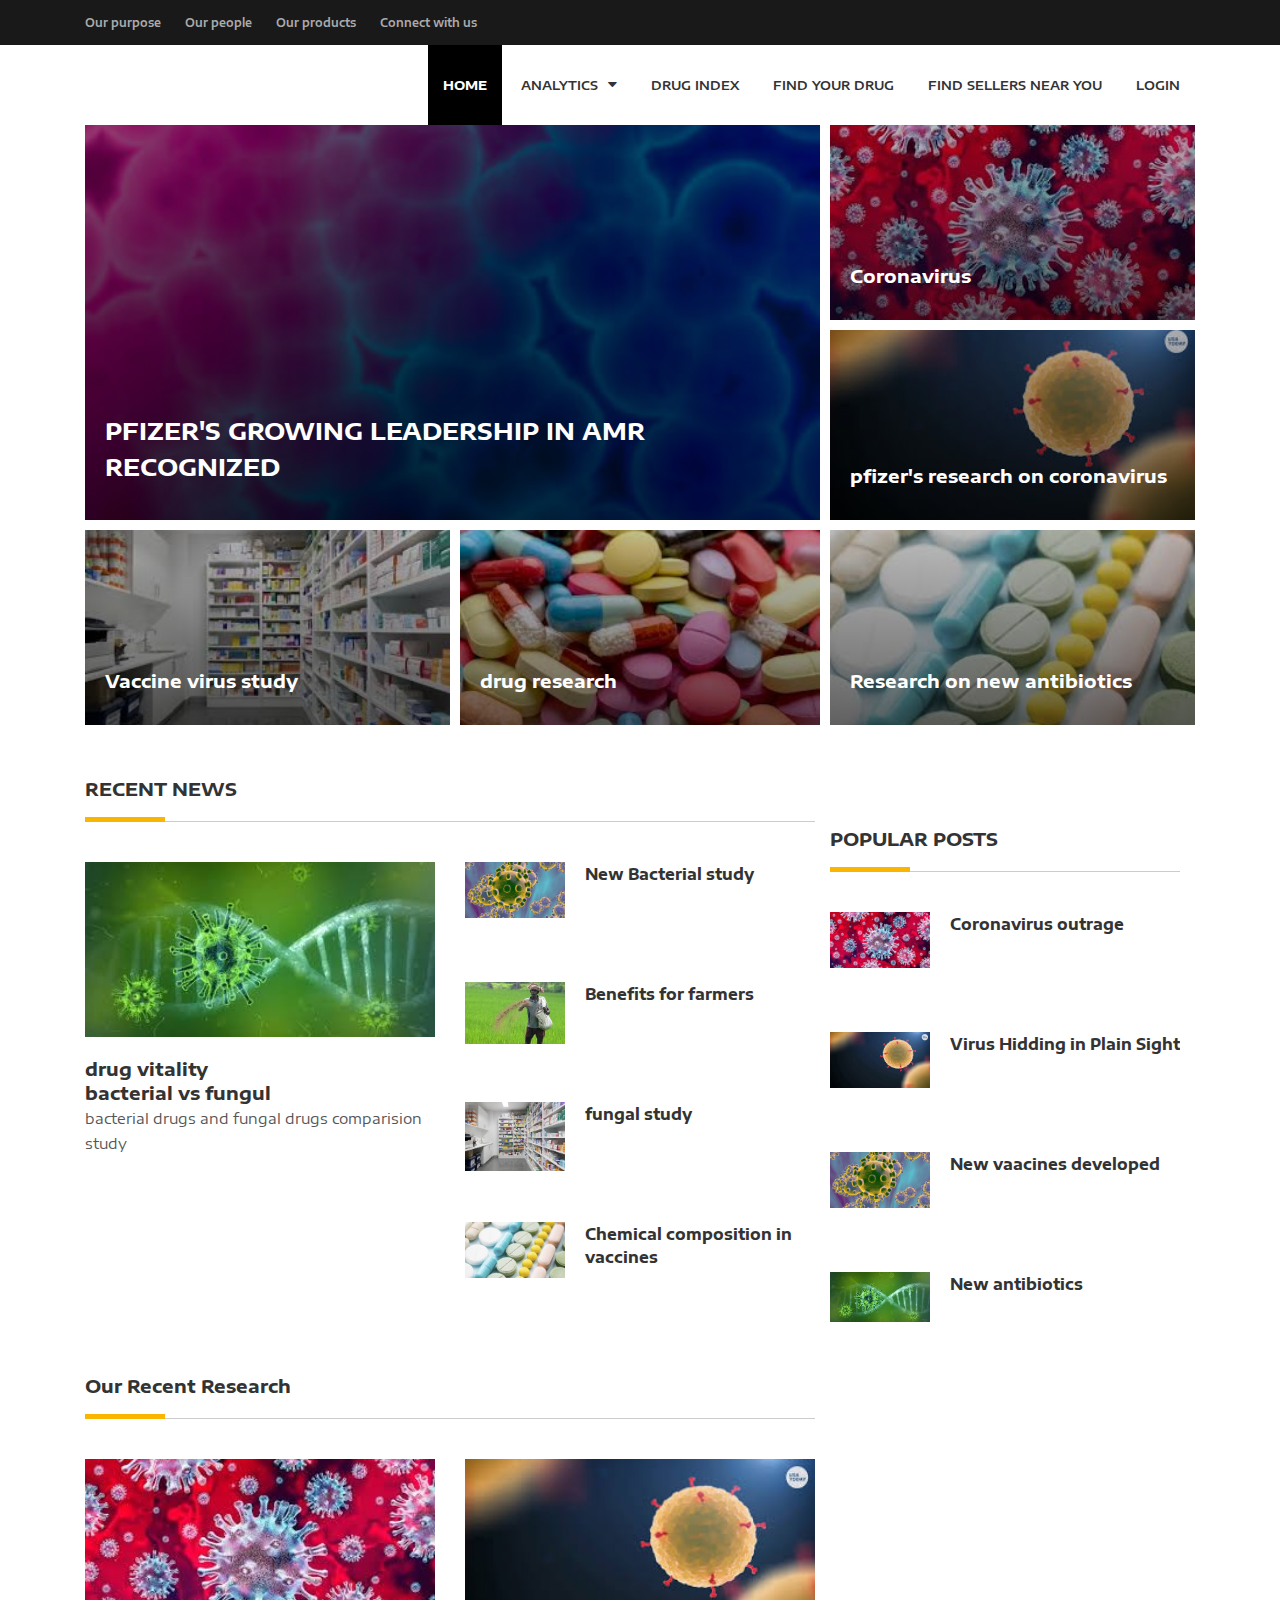
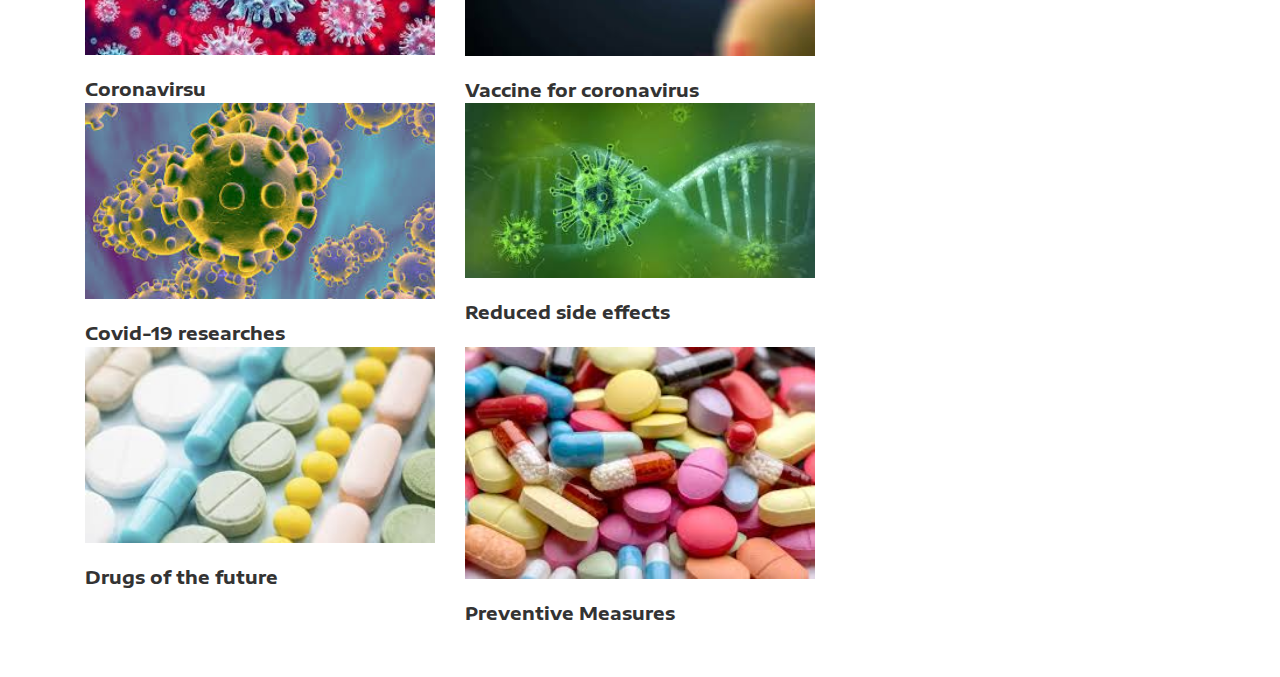
<file: index.html>
<!DOCTYPE HTML>
<html lang="en">
<head>
	<title>Pfizer</title>
	<meta http-equiv="X-UA-Compatible" content="IE=edge">
    <meta name="viewport" content="width=device-width, initial-scale=1">
	<meta charset="UTF-8">
	
	<!-- Font -->
	<link href="https://fonts.googleapis.com/css?family=Encode+Sans+Expanded:400,600,700" rel="stylesheet">
	
	<!-- Stylesheets -->
	
	<link href="plugin-frameworks/bootstrap.css" rel="stylesheet">
	
	<link href="fonts/ionicons.css" rel="stylesheet">
	
		
	<link href="common/styles.css" rel="stylesheet">

	<script type="text/javascript">
		function shownews(num)
		{
			//var in = 2;
			//document.getElementById("i"+num).src = "images1/n"+num+".jpg";
			document.getElementById("feed"+num).showModal();
		}
		function shownews2(num,img_id)
		{
			//var in = 2;
			document.getElementById("i"+num).src = "images1/n"+img_id+".jpg";
			document.getElementById("feed"+num).showModal();
		}
		function closefeed(num)
		{
			document.getElementById("feed"+num).close();
		}
	</script>
	
	
</head>
<body>
	
	<header>
		<div class="bg-191">
			<div class="container">	
				<div class="oflow-hidden color-ash font-9 text-sm-center ptb-sm-5">
				
					<ul class="float-left float-sm-none list-a-plr-10 list-a-plr-sm-5 list-a-ptb-15 list-a-ptb-sm-10">
						<li><a class="pl-0 pl-sm-10" href="our_purpose.html">Our purpose</a></li>
						<li><a href="our_people.html">Our people</a></li>
						<li><a href="list_drugs.php">Our products</a></li>
						<li><a href="contact_us.html">Connect with us</a></li>
					</ul>
					<!-- <ul class="float-right float-sm-none list-a-plr-10 list-a-plr-sm-5 list-a-ptb-15 list-a-ptb-sm-5">
						<li><a class="pl-0 pl-sm-10" href="#"><i class="ion-social-facebook"></i></a></li>
						<li><a href="#"><i class="ion-social-twitter"></i></a></li>
						<li><a href="#"><i class="ion-social-google"></i></a></li>
						<li><a href="#"><i class="ion-social-instagram"></i></a></li>
						<li><a href="#"><i class="ion-social-bitcoin"></i></a></li>
					</ul>
					 -->
				</div><!-- top-menu -->
			</div><!-- container -->
		</div><!-- bg-191 -->
		
		<div class="container">
			<!-- <a class="logo" href="index.html"><img src="images/logo-black.png" alt="Logo"></a> -->
			
			<!-- <a class="right-area src-btn" href="#" >
				<i class="active src-icn ion-search"></i>
				<i class="close-icn ion-close"></i>
			</a>
			<div class="src-form">
				<form>
					<input type="text" placeholder="Search here">
					<button type="submit"><i class="ion-search"></i></a></button>
				</form>
			</div> --><!-- src-form -->
			
			<a class="menu-nav-icon" data-menu="#main-menu" href="#"><i class="ion-navicon"></i></a>
			
			<ul class="main-menu" id="main-menu">
				<li style="background-color: black;color: white "><a href="index.html"><b>HOME</b></a></li>
				<li class="drop-down"><a href="03_single-post.html">ANALYTICS<i class="ion-arrow-down-b"></i></a>
					<ul class="drop-down-menu drop-down-inner">
						<li><a href="activity_ratio_graph.html">Activity Ratio</a></li>
						<li><a href="production_time_series_graph.html">production time series</a></li>
					</ul>
				</li>
				<li><a href="drug_index.php">DRUG INDEX</a></li>
				<li><a href="symptoms_index.php">FIND YOUR DRUG</a></li>
				<li><a href="find_sellers_near_me.php">FIND SELLERS NEAR YOU</a></li>
				<!-- <li><a href="feedbacks.html">FEEDBACK</a></li> -->
				<li><a href="login.php">LOGIN</a></li>
			</ul>
			<div class="clearfix"></div>
		</div><!-- container -->
	</header>
	
	<dialog id="feed1" ><div style="width: 300px;margin-left: 40% " ><img id = "i1" src="./images1/pfizer_growing_leadership.jpg" width="200px" height="300px"> </div>We are in the midst of a global public health threat. Without intervention, it is projected that 10 million lives will be lost each year by 2050 – that’s more people than currently die from cancer, measles and diabetes combined.Pfizer is deeply committed to working closely with the public health community and governments to take steps to tackle AMR. Two key reports from the Access to Medicines Foundation and AMR Industry Alliance were recently published to update on progress made by the pharmaceutical industry. The 2020 Benchmark report in particular recognizes Pfizer as one of the top two leading large research and development-based pharmaceutical companies in the infectious disease market. In fact, our leadership is growing, as recognized by a 9% increase in our overall score compared to the 2018 Benchmark report. <br><br><br><button onclick="closefeed(1)" style="color: red"><--close--></button></dialog>
	

	<dialog id="feed2" ><div style="width: 300px;margin-left: 40% " ><img id = "i2" src="./images1/n1.jpg" width="200px" height="300px"> </div><b>What is a coronavirus?</b><br>
Coronaviruses are a large family of viruses that are known to cause illness ranging from the common cold to more severe diseases such as Middle East Respiratory Syndrome (MERS) and Severe Acute Respiratory Syndrome (SARS).
<br><br>
<b>What is a novel coronavirus?</b><br>
A novel coronavirus (CoV) is a new strain of coronavirus that has not been previously identified in humans.
<br><br>
<b>Can humans become infected with a novel coronavirus of animal source?</b><br>
Detailed investigations found that SARS-CoV was transmitted from civet cats to humans in China in 2002 and MERS-CoV from dromedary camels to humans in Saudi Arabia in 2012. Several known coronaviruses are circulating in animals that have not yet infected humans. As surveillance improves around the world, more coronaviruses are likely to be identified.
<br><br>
<b>What are the symptoms of someone infected with a coronavirus?</b><br>
It depends on the virus, but common signs include respiratory symptoms, fever, cough, shortness of breath, and breathing difficulties. In more severe cases, infection can cause pneumonia, severe acute respiratory syndrome, kidney failure and even death. <br><br><br><button onclick="closefeed(2)" style="color: red"><--close--></button></dialog>
	



	<div class="container">
		<div class="h-600x h-sm-auto">
			<div class="h-2-3 h-sm-auto oflow-hidden">
		
				<div class="pb-5 pr-5 pr-sm-0 float-left float-sm-none w-2-3 w-sm-100 h-100 h-sm-300x">
					<a class="pos-relative h-100 dplay-block"  onclick="shownews(1)">
					
						<div class="img-bg bg-grad-layer-6" style="background: url(./images1/pfizer_growing_leadership.jpg) no-repeat center; background-size: cover;"></div>
						
						<div class="abs-blr color-white p-20 bg-sm-color-7">
							<h3 class="mb-15 mb-sm-5 font-sm-13"><b>PFIZER'S GROWING LEADERSHIP IN AMR RECOGNIZED</b></h3>
							
						</div><!--abs-blr -->
					</a><!-- pos-relative -->
				</div><!-- w-1-3 -->
				
				<div class="float-left float-sm-none w-1-3 w-sm-100 h-100 h-sm-600x">
				
					<div class="pl-5 pb-5 pl-sm-0 ptb-sm-5 pos-relative h-50">
						<a class="pos-relative h-100 dplay-block" onclick="shownews(2)">
						
							<div class="img-bg bg-2 bg-grad-layer-6" style="background: url(./images1/n1.jpg) no-repeat center; background-size: cover;"></div>
							
							<div class="abs-blr color-white p-20 bg-sm-color-7">
								<h4 class="mb-10 mb-sm-5"><b>Coronavirus</b></h4>
								
							</div><!--abs-blr -->
						</a><!-- pos-relative -->
					</div><!-- w-1-3 -->
					
					<div class="pl-5 ptb-5 pl-sm-0 pos-relative h-50">
						<a class="pos-relative h-100 dplay-block" onclick="shownews2(2,2)">
						
							<div class="img-bg bg-3 bg-grad-layer-6" style="background: url(./images1/n2.jpg) no-repeat center; background-size: cover;"></div>
							
							<div class="abs-blr color-white p-20 bg-sm-color-7">
								<h4 class="mb-10 mb-sm-5"><b>pfizer's research on coronavirus</b></h4>
								
							</div><!--abs-blr -->
						</a><!-- pos-relative -->
					</div><!-- w-1-3 -->
					
				</div><!-- float-left -->

			</div><!-- h-2-3 -->
			
			<div class="h-1-3 oflow-hidden">
		
				<div class="pr-5 pr-sm-0 pt-5 float-left float-sm-none pos-relative w-1-3 w-sm-100 h-100 h-sm-300x">
					<a class="pos-relative h-100 dplay-block"  onclick="shownews2(1,7)">
					
						<div class="img-bg bg-4 bg-grad-layer-6" style="background: url(./images1/n7.jpg) no-repeat center; background-size: cover;"></div>
						
						<div class="abs-blr color-white p-20 bg-sm-color-7">
							<h4 class="mb-10 mb-sm-5"><b>Vaccine virus study</b></h4>
							
						</div><!--abs-blr -->
					</a><!-- pos-relative -->
				</div><!-- w-1-3 -->
				
				<div class="plr-5 plr-sm-0 pt-5 pt-sm-10 float-left float-sm-none pos-relative w-1-3 w-sm-100 h-100 h-sm-300x">
					<a class="pos-relative h-100 dplay-block" onclick="shownews2(2,6)">
					
						<div class="img-bg bg-5 bg-grad-layer-6" style="background: url(./images1/n6.jpg) no-repeat center; background-size: cover;"></div>
						
						<div class="abs-blr color-white p-20 bg-sm-color-7">
							<h4 class="mb-10 mb-sm-5"><b>drug research</b></h4>
							
						</div><!--abs-blr -->
					</a><!-- pos-relative -->
				</div><!-- w-1-3 -->
				
				<div class="pl-5 pl-sm-0 pt-5 pt-sm-10 float-left float-sm-none pos-relative w-1-3 w-sm-100 h-100 h-sm-300x">
					<a class="pos-relative h-100 dplay-block"  onclick="shownews2(1,5)">
					
						<div class="img-bg bg-6 bg-grad-layer-6" style="background: url(./images1/n5.jpg) no-repeat center; background-size: cover;"></div>
						
						<div class="abs-blr color-white p-20 bg-sm-color-7">
							<h4 class="mb-10 mb-sm-5"><b>Research on new antibiotics</b></h4>
							
						</div><!--abs-blr -->
					</a><!-- pos-relative -->
				</div><!-- w-1-3 -->
				
			</div><!-- h-2-3 -->
		</div><!-- h-100vh -->
	</div><!-- container -->
	
	
	<section>
		<div class="container">
			<div class="row">
			
				<div class="col-md-12 col-lg-8">
					<h4 class="p-title"><b>RECENT NEWS</b></h4>
					<div class="row">
					
						<div class="col-sm-6">
							<img src="images1/n4.jpg" alt="">
							<h4 class="pt-20"><a  onclick="shownews2(1,4)"><b>drug vitality <br/>bacterial vs fungul </b></a></h4>
							
							<p>bacterial drugs and fungal drugs comparision study </p>
						</div><!-- col-sm-6 -->
						
						<div class="col-sm-6">
							<a class="oflow-hidden pos-relative mb-20 dplay-block"  onclick="shownews2(1,3)">
								<div class="wh-100x abs-tlr"><img src="images1/n3.jpg" alt=""></div>
								<div class="ml-120 min-h-100x">
									<h5><b>New Bacterial study</b></h5>
									
								</div>
							</a><!-- oflow-hidden -->
							
							<a class="oflow-hidden pos-relative mb-20 dplay-block"  onclick="shownews2(1,8)">
								<div class="wh-100x abs-tlr"><img src="images1/n8.jpg" alt=""></div>
								<div class="ml-120 min-h-100x">
									<h5><b>Benefits for farmers</b></h5>
									
								</div>
							</a><!-- oflow-hidden -->
							
							<a class="oflow-hidden pos-relative mb-20 dplay-block"  onclick="shownews2(1,7)">
								<div class="wh-100x abs-tlr"><img src="images1/n7.jpg" alt=""></div>
								<div class="ml-120 min-h-100x">
									<h5><b>fungal study</b></h5>
								
								</div>
							</a><!-- oflow-hidden -->
							
							<a class="oflow-hidden pos-relative mb-20 dplay-block"  onclick="shownews2(2,5)">
								<div class="wh-100x abs-tlr"><img src="images1/n5.jpg" alt=""></div>
								<div class="ml-120 min-h-100x">
									<h5><b>Chemical composition in vaccines</b></h5>
								
								</div>
							</a><!-- oflow-hidden -->
						</div><!-- col-sm-6 -->
						
					</div><!-- row -->
					
					<h4 class="p-title mt-30"><b>Our Recent Research</b></h4>
					<div class="row">
					
						<div class="col-sm-6">
							<img src="images1/n1.jpg" alt="">
							<h4 class="pt-20"><a  onclick="shownews2(2,1)"><b>Coronavirsu<br/></b></a></h4>
							
						</div><!-- col-sm-6 -->
						
						<div class="col-sm-6">
							<img src="images1/n2.jpg" alt="">
							<h4 class="pt-20"><a  onclick="shownews2(2,2)"><b>Vaccine for coronavirus</b></a></h4>
							
						</div><!-- col-sm-6 -->
					
						<div class="col-sm-6">
							<img src="images1/n3.jpg" alt="">
							<h4 class="pt-20"><a  onclick="shownews2(2,3)"><b>Covid-19 researches</b></a></h4>
							
						</div><!-- col-sm-6 -->
						
						<div class="col-sm-6">
							<img src="images1/n4.jpg" alt="">
							<h4 class="pt-20"><a  onclick="shownews2(2,4)"><b>Reduced side effects</b></a></h4>
						
						</div><!-- col-sm-6 -->
						
						<div class="col-sm-6">
							<img src="images1/n5.jpg" alt="">
							<h4 class="pt-20"><a  onclick="shownews2(1,5)"><b>Drugs of the future</b></a></h4>
							
						</div><!-- col-sm-6 -->
						
						<div class="col-sm-6">
							<img src="images1/n6.jpg" alt="">
							<h4 class="pt-20"><a  onclick="shownews2(1,6)"><b>Preventive Measures</b></a></h4>
							
						</div><!-- col-sm-6 -->
						
					</div><!-- row -->
					
					<!-- <a class="dplay-block btn-brdr-primary mt-20 mb-md-50" ><b>VIEW MORE CRYPTO MINING EVENTS</b></a>
				 --></div><!-- col-md-9 -->
				
				<!-- <div class="d-none d-md-block d-lg-none col-md-3"></div>
				<div class="col-md-6 col-lg-4">
					<div class="pl-20 pl-md-0">
						<ul class="list-block list-li-ptb-15 list-btm-border-white bg-primary text-center">
							<li><b>1 BTC = $13,2323</b></li>
							<li><b>1 BCH = $13,2323</b></li>
							<li><b>1 ETH = $13,2323</b></li>
							<li><b>1 LTC = $13,2323</b></li>
							<li><b>1 DAS = $13,2323</b></li>
							<li><b>1 BCC = $13,2323</b></li>
						</ul>
				 -->		
						<div class="mtb-50">
							<h4 class="p-title"><b>POPULAR POSTS</b></h4>
							<a class="oflow-hidden pos-relative mb-20 dplay-block"  onclick="shownews2(2,1)">
								<div class="wh-100x abs-tlr"><img src="images1/n1.jpg" alt=""></div>
								<div class="ml-120 min-h-100x">
									<h5><b>Coronavirus outrage</b></h5>
									
								</div>
							</a><!-- oflow-hidden -->
							
							<a class="oflow-hidden pos-relative mb-20 dplay-block"  onclick="shownews2(2,2)">
								<div class="wh-100x abs-tlr"><img src="images1/n2.jpg" alt=""></div>
								<div class="ml-120 min-h-100x">
									<h5><b>Virus Hidding in Plain Sight</b></h5>
									
								</div>
							</a><!-- oflow-hidden -->
							
							<a class="oflow-hidden pos-relative mb-20 dplay-block"  onclick="shownews2(1,3)">
								<div class="wh-100x abs-tlr"><img src="images1/n3.jpg" alt=""></div>
								<div class="ml-120 min-h-100x">
									<h5><b>New vaacines developed</b></h5>
									
								</div>
							</a><!-- oflow-hidden -->
							
							<a class="oflow-hidden pos-relative mb-20 dplay-block"  onclick="shownews2(1,4)">
								<div class="wh-100x abs-tlr"><img src="images1/n4.jpg" alt=""></div>
								<div class="ml-120 min-h-100x">
									<h5><b>New antibiotics</b></h5>
									
								</div>
							</a><!-- oflow-hidden -->
							
						</div><!-- mtb-50 -->
						
						
					<!-- 	<div class="mtb-50 mb-md-0">
							<h4 class="p-title"><b>NEWSLETTER</b></h4>
							<p class="mb-20">Subscribe to our newsletter to get notification about new updates,
								information, discount, etc..</p>
							<form class="nwsltr-primary-1">
								<input type="text" placeholder="Your email"/>
								<button type="submit"><i class="ion-ios-paperplane"></i></button>
							</form>
						</div>
					 -->	
					</div>
				</div>
				
			</div><!-- row -->
		</div><!-- container -->
	</section>
	
	<!-- 
	<footer class="bg-191 color-ccc">
		
		<div class="container">
			<div class="pt-50 pb-20 pos-relative">
				<div class="abs-tblr pt-50 z--1 text-center">
					<div class="h-80 pos-relative"><img class="opacty-1 h-100 w-auto" src="images/map.png" alt=""></div>
				</div>
				<div class="row">
				
					<div class="col-sm-4">
						<div class="mb-30">
							<a href="#"><img src="images/logo-white.png"></a>
							<p class="mtb-20 color-ccc">Bit coin is an open-source, peer-to-peer, digital decentralized cryptocurrency.
							Powered by blockchain technology, its defining characteristic is</p>
							<p class="color-ash">
Copyright &copy;<script>document.write(new Date().getFullYear());</script> All rights reserved | This template is made with <i class="ion-heart" aria-hidden="true"></i> by <a href="https://colorlib.com" target="_blank">Colorlib</a>
</p>
						</div>
					</div>
					<div class="col-sm-4">
						<div class="mb-30">
							<h5 class="color-primary mb-20"><b>MOST POPULAR</b></h5>
							<div class="mb-20">
								<a class="color-white" href="#"><b>Its Make or Break Time for Bitcoin</b></a>
								<h6 class="mt-10">Jan 25, 2018</h6>
							</div>
							<div class="brdr-ash-1 opacty-2 mr-30"></div>
							<div class="mt-20">
								<a class="color-white" href="#"><b>Bitcoin's roller coster ride is not over</b></a>
								<h6 class="mt-10">Jan 25, 2018</h6>
							</div>
						</div>
					</div>
					<div class="col-sm-4">
						<div class="mb-30">
							<h5 class="color-primary mb-20"><b>MOST POPULAR</b></h5>
							<div class="mb-20">
								<a class="color-white" href="#"><b>Its Make or Break Time for Bitcoin</b></a>
								<h6 class="mt-10">Jan 25, 2018</h6>
							</div>
							<div class="brdr-ash-1 opacty-2 mr-30"></div>
							<div class="mt-20">
								<a class="color-white" href="#"><b>Bitcoin's roller coster ride is not over</b></a>
								<h6 class="mt-10">Jan 25, 2018</h6>
							</div>
						</div>
					</div>
				</div>
			</div>
			
			<div class="brdr-ash-1 opacty-2"></div>
			
			<div class="oflow-hidden color-ash font-9 text-sm-center ptb-sm-5">
			
				<ul class="float-left float-sm-none list-a-plr-10 list-a-plr-sm-5 list-a-ptb-15 list-a-ptb-sm-10">
					<li><a class="pl-0 pl-sm-10" href="#">Terms & Conditions</a></li>
					<li><a href="#">Privacy policy</a></li>
					<li><a href="#">Jobs advertising</a></li>
					<li><a href="#">Contact us</a></li>
				</ul>
				<ul class="float-right float-sm-none list-a-plr-10 list-a-plr-sm-5 list-a-ptb-15 list-a-ptb-sm-5">
					<li><a class="pl-0 pl-sm-10" href="#"><i class="ion-social-facebook"></i></a></li>
					<li><a href="#"><i class="ion-social-twitter"></i></a></li>
					<li><a href="#"><i class="ion-social-google"></i></a></li>
					<li><a href="#"><i class="ion-social-instagram"></i></a></li>
					<li><a href="#"><i class="ion-social-bitcoin"></i></a></li>
				</ul>
				
			</div>
		</div>
	</footer> -->
	
	<!-- SCIPTS -->
	
	<script src="plugin-frameworks/jquery-3.2.1.min.js"></script>
	
	<script src="plugin-frameworks/tether.min.js"></script>
	
	<script src="plugin-frameworks/bootstrap.js"></script>
	
	<script src="common/scripts.js"></script>
	
</body>
</html>
</file>
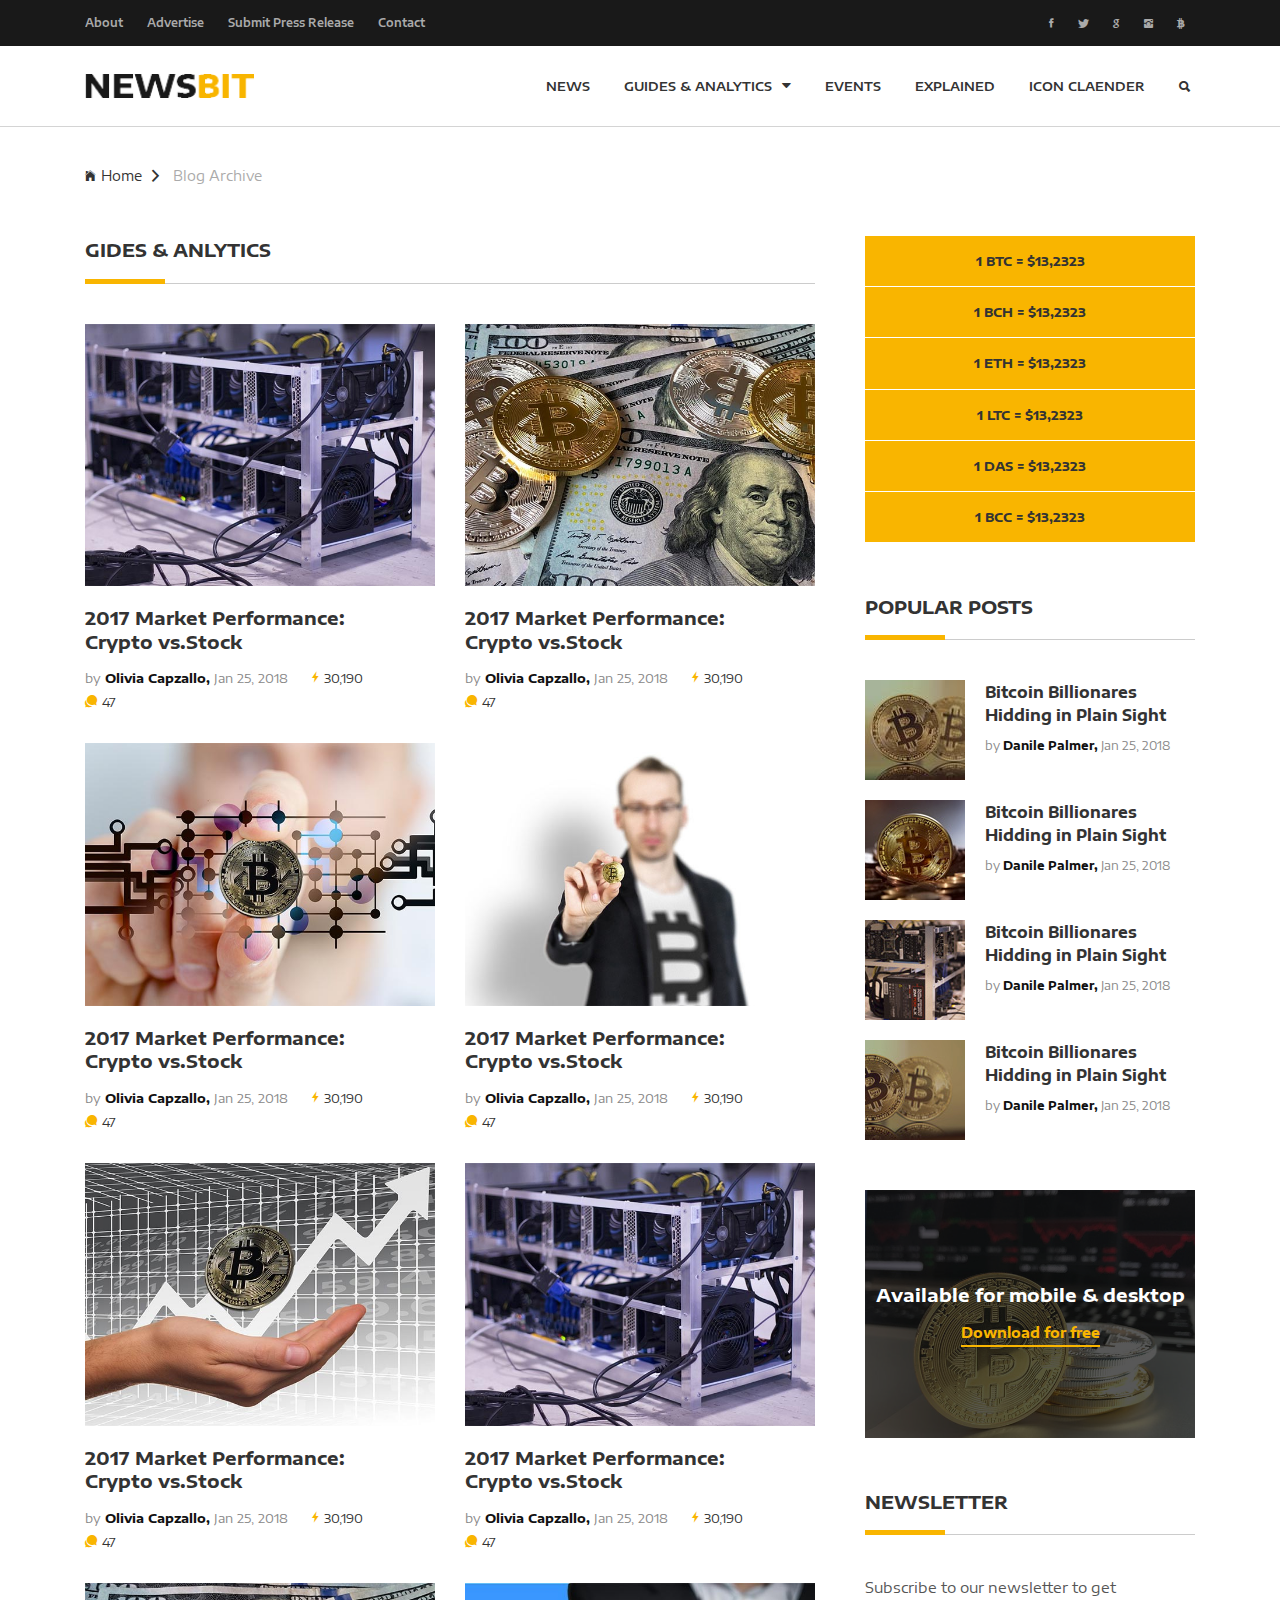
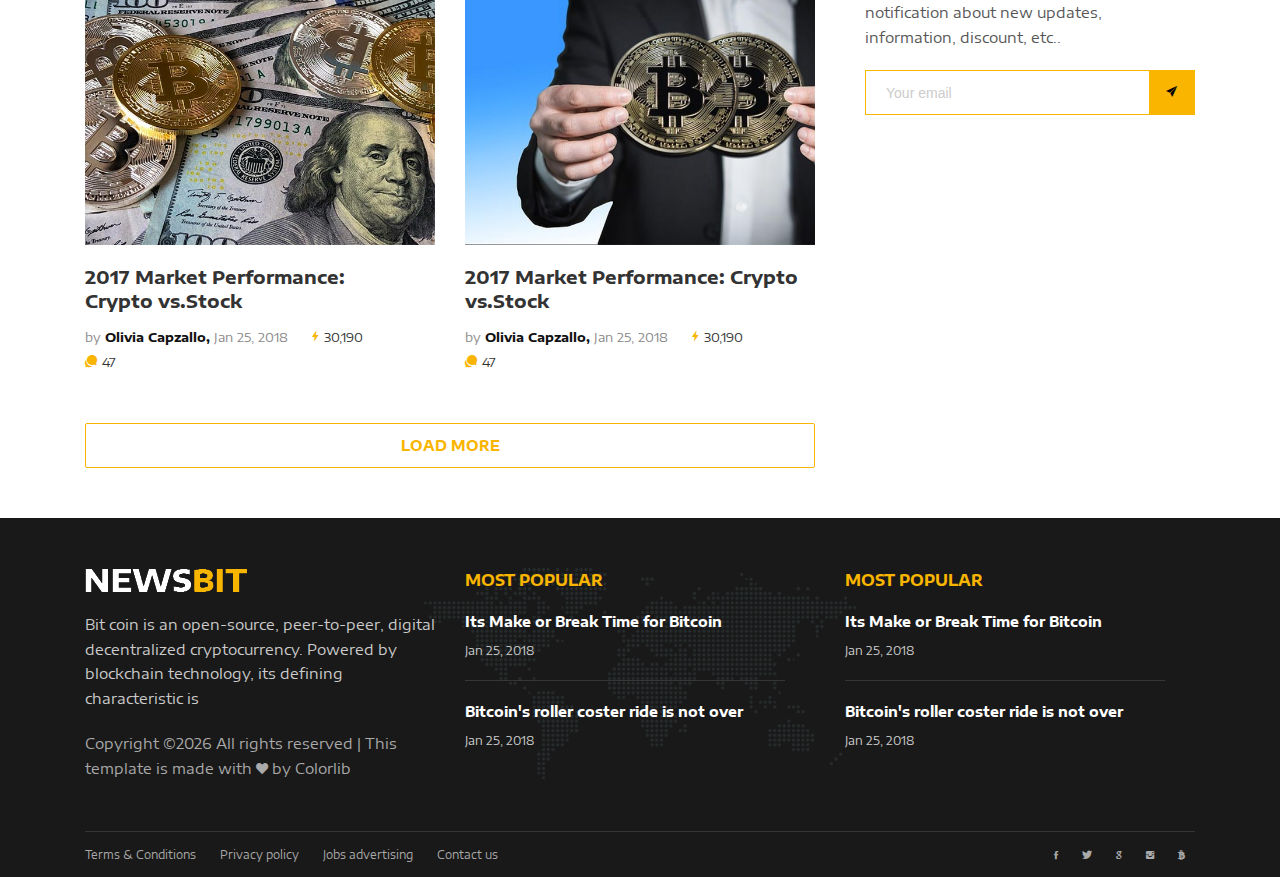
<file: 02_archive-page.html>
<!DOCTYPE HTML>
<html lang="en">
<head>
	<title>Newsbit</title>
	<meta http-equiv="X-UA-Compatible" content="IE=edge">
    <meta name="viewport" content="width=device-width, initial-scale=1">
	<meta charset="UTF-8">
	
	<!-- Font -->
	<link href="https://fonts.googleapis.com/css?family=Encode+Sans+Expanded:400,600,700" rel="stylesheet">
	
	<!-- Stylesheets -->
	
	<link href="plugin-frameworks/bootstrap.css" rel="stylesheet">
	
	<link href="fonts/ionicons.css" rel="stylesheet">
	
		
	<link href="common/styles.css" rel="stylesheet">
	
	
</head>
<body>
	
	<header>
		<div class="bg-191">
			<div class="container">	
				<div class="oflow-hidden color-ash font-9 text-sm-center ptb-sm-5">
				
					<ul class="float-left float-sm-none list-a-plr-10 list-a-plr-sm-5 list-a-ptb-15 list-a-ptb-sm-10">
						<li><a class="pl-0 pl-sm-10" href="#">About</a></li>
						<li><a href="#">Advertise</a></li>
						<li><a href="#">Submit Press Release</a></li>
						<li><a href="#">Contact</a></li>
					</ul>
					<ul class="float-right float-sm-none list-a-plr-10 list-a-plr-sm-5 list-a-ptb-15 list-a-ptb-sm-5">
						<li><a class="pl-0 pl-sm-10" href="#"><i class="ion-social-facebook"></i></a></li>
						<li><a href="#"><i class="ion-social-twitter"></i></a></li>
						<li><a href="#"><i class="ion-social-google"></i></a></li>
						<li><a href="#"><i class="ion-social-instagram"></i></a></li>
						<li><a href="#"><i class="ion-social-bitcoin"></i></a></li>
					</ul>
					
				</div><!-- top-menu -->
			</div><!-- container -->
		</div><!-- bg-191 -->
		
		<div class="container">
			<a class="logo" href="index.html"><img src="images/logo-black.png" alt="Logo"></a>
			
			<a class="right-area src-btn" href="#" >
				<i class="active src-icn ion-search"></i>
				<i class="close-icn ion-close"></i>
			</a>
			<div class="src-form">
				<form>
					<input type="text" placeholder="Search here">
					<button type="submit"><i class="ion-search"></i></a></button>
				</form>
			</div><!-- src-form -->
			
			
			<a class="menu-nav-icon" data-menu="#main-menu" href="#"><i class="ion-navicon"></i></a>
			
			<ul class="main-menu" id="main-menu">
				<li><a href="02_archive-page.html">NEWS</a></li>
				<li class="drop-down"><a href="03_single-post.html">GUIDES & ANALYTICS<i class="ion-arrow-down-b"></i></a>
					<ul class="drop-down-menu drop-down-inner">
						<li><a href="#">PAGE 1</a></li>
						<li><a href="#">PAGE 2</a></li>
					</ul>
				</li>
				<li><a href="04_FAQS.html">EVENTS</a></li>
				<li><a href="05_FAQS-single.html">EXPLAINED</a></li>
				<li><a href="06_contact-us.html">ICON CLAENDER</a></li>
			</ul>
			<div class="clearfix"></div>
		</div><!-- container -->
	</header>
	
	
	<section class="ptb-0">
		<div class="mb-30 brdr-ash-1 opacty-5"></div>
		<div class="container">
			<a class="mt-10" href="index.html"><i class="mr-5 ion-ios-home"></i>Home<i class="mlr-10 ion-chevron-right"></i></a>
			<a class="mt-10 color-ash" href="archive-page.html">Blog Archive</a>
		</div><!-- container -->
	</section>
	
	<section>
		<div class="container">
			<div class="row">
			
				<div class="col-md-12 col-lg-8">
					
					<h4 class="p-title"><b>GIDES & ANLYTICS</b></h4>
					<div class="row">
					
						<div class="col-sm-6">
							<img src="images/crypto-news-6-600x450.jpg" alt="">
							<h4 class="pt-20"><a href="#"><b>2017 Market Performance: <br/>Crypto vs.Stock</b></a></h4>
							<ul class="list-li-mr-20 pt-10 mb-30">
								<li class="color-lite-black">by <a href="#" class="color-black"><b>Olivia Capzallo,</b></a>
								Jan 25, 2018</li>
								<li><i class="color-primary mr-5 font-12 ion-ios-bolt"></i>30,190</li>
								<li><i class="color-primary mr-5 font-12 ion-chatbubbles"></i>47</li>
							</ul>
						</div><!-- col-sm-6 -->
						
						<div class="col-sm-6">
							<img src="images/crypto-news-5-600x450.jpg" alt="">
							<h4 class="pt-20"><a href="#"><b>2017 Market Performance: <br/>Crypto vs.Stock</b></a></h4>
							<ul class="list-li-mr-20 pt-10 mb-30">
								<li class="color-lite-black">by <a href="#" class="color-black"><b>Olivia Capzallo,</b></a>
								Jan 25, 2018</li>
								<li><i class="color-primary mr-5 font-12 ion-ios-bolt"></i>30,190</li>
								<li><i class="color-primary mr-5 font-12 ion-chatbubbles"></i>47</li>
							</ul>
						</div><!-- col-sm-6 -->
					
						<div class="col-sm-6">
							<img src="images/crypto-news-4-600x450.jpg" alt="">
							<h4 class="pt-20"><a href="#"><b>2017 Market Performance: <br/>Crypto vs.Stock</b></a></h4>
							<ul class="list-li-mr-20 pt-10 mb-30">
								<li class="color-lite-black">by <a href="#" class="color-black"><b>Olivia Capzallo,</b></a>
								Jan 25, 2018</li>
								<li><i class="color-primary mr-5 font-12 ion-ios-bolt"></i>30,190</li>
								<li><i class="color-primary mr-5 font-12 ion-chatbubbles"></i>47</li>
							</ul>
						</div><!-- col-sm-6 -->
						
						<div class="col-sm-6">
							<img src="images/crypto-news-3-600x450.jpg" alt="">
							<h4 class="pt-20"><a href="#"><b>2017 Market Performance: <br/>Crypto vs.Stock</b></a></h4>
							<ul class="list-li-mr-20 pt-10 mb-30">
								<li class="color-lite-black">by <a href="#" class="color-black"><b>Olivia Capzallo,</b></a>
								Jan 25, 2018</li>
								<li><i class="color-primary mr-5 font-12 ion-ios-bolt"></i>30,190</li>
								<li><i class="color-primary mr-5 font-12 ion-chatbubbles"></i>47</li>
							</ul>
						</div><!-- col-sm-6 -->
						
						<div class="col-sm-6">
							<img src="images/crypto-news-2-600x450.jpg" alt="">
							<h4 class="pt-20"><a href="#"><b>2017 Market Performance: <br/>Crypto vs.Stock</b></a></h4>
							<ul class="list-li-mr-20 pt-10 mb-30">
								<li class="color-lite-black">by <a href="#" class="color-black"><b>Olivia Capzallo,</b></a>
								Jan 25, 2018</li>
								<li><i class="color-primary mr-5 font-12 ion-ios-bolt"></i>30,190</li>
								<li><i class="color-primary mr-5 font-12 ion-chatbubbles"></i>47</li>
							</ul>
						</div><!-- col-sm-6 -->
						
						<div class="col-sm-6">
							<img src="images/crypto-news-6-600x450.jpg" alt="">
							<h4 class="pt-20"><a href="#"><b>2017 Market Performance: <br/>Crypto vs.Stock</b></a></h4>
							<ul class="list-li-mr-20 pt-10 mb-30">
								<li class="color-lite-black">by <a href="#" class="color-black"><b>Olivia Capzallo,</b></a>
								Jan 25, 2018</li>
								<li><i class="color-primary mr-5 font-12 ion-ios-bolt"></i>30,190</li>
								<li><i class="color-primary mr-5 font-12 ion-chatbubbles"></i>47</li>
							</ul>
						</div><!-- col-sm-6 -->
						
						<div class="col-sm-6">
							<img src="images/crypto-news-5-600x450.jpg" alt="">
							<h4 class="pt-20"><a href="#"><b>2017 Market Performance: <br/>Crypto vs.Stock</b></a></h4>
							<ul class="list-li-mr-20 pt-10 mb-30">
								<li class="color-lite-black">by <a href="#" class="color-black"><b>Olivia Capzallo,</b></a>
								Jan 25, 2018</li>
								<li><i class="color-primary mr-5 font-12 ion-ios-bolt"></i>30,190</li>
								<li><i class="color-primary mr-5 font-12 ion-chatbubbles"></i>47</li>
							</ul>
						</div><!-- col-sm-6 -->
						
						<div class="col-sm-6">
							<img src="images/crypto-news-1-600x450.jpg" alt="">
							<h4 class="pt-20"><a href="#"><b>2017 Market Performance: Crypto vs.Stock</b></a></h4>
							<ul class="list-li-mr-20 pt-10 mb-30">
								<li class="color-lite-black">by <a href="#" class="color-black"><b>Olivia Capzallo,</b></a>
								Jan 25, 2018</li>
								<li><i class="color-primary mr-5 font-12 ion-ios-bolt"></i>30,190</li>
								<li><i class="color-primary mr-5 font-12 ion-chatbubbles"></i>47</li>
							</ul>
						</div><!-- col-sm-6 -->
						
					</div><!-- row -->
					
					<a class="dplay-block btn-brdr-primary mt-20 mb-md-50" href="#"><b>LOAD MORE</b></a>
				</div><!-- col-md-9 -->
				
				<div class="d-none d-md-block d-lg-none col-md-3"></div>
				<div class="col-md-6 col-lg-4">
					<div class="pl-20 pl-md-0">
						<ul class="list-block list-li-ptb-15 list-btm-border-white bg-primary text-center">
							<li><b>1 BTC = $13,2323</b></li>
							<li><b>1 BCH = $13,2323</b></li>
							<li><b>1 ETH = $13,2323</b></li>
							<li><b>1 LTC = $13,2323</b></li>
							<li><b>1 DAS = $13,2323</b></li>
							<li><b>1 BCC = $13,2323</b></li>
						</ul>
						
						<div class="mtb-50">
							<h4 class="p-title"><b>POPULAR POSTS</b></h4>
							<a class="oflow-hidden pos-relative mb-20 dplay-block" href="#">
								<div class="wh-100x abs-tlr"><img src="images/polular-1-100x100.jpg" alt=""></div>
								<div class="ml-120 min-h-100x">
									<h5><b>Bitcoin Billionares Hidding in Plain Sight</b></h5>
									<h6 class="color-lite-black pt-10">by <span class="color-black"><b>Danile Palmer,</b></span> Jan 25, 2018</h6>
								</div>
							</a><!-- oflow-hidden -->
							
							<a class="oflow-hidden pos-relative mb-20 dplay-block" href="#">
								<div class="wh-100x abs-tlr"><img src="images/polular-2-100x100.jpg" alt=""></div>
								<div class="ml-120 min-h-100x">
									<h5><b>Bitcoin Billionares Hidding in Plain Sight</b></h5>
									<h6 class="color-lite-black pt-10">by <span class="color-black"><b>Danile Palmer,</b></span> Jan 25, 2018</h6>
								</div>
							</a><!-- oflow-hidden -->
							
							<a class="oflow-hidden pos-relative mb-20 dplay-block" href="#">
								<div class="wh-100x abs-tlr"><img src="images/polular-3-100x100.jpg" alt=""></div>
								<div class="ml-120 min-h-100x">
									<h5><b>Bitcoin Billionares Hidding in Plain Sight</b></h5>
									<h6 class="color-lite-black pt-10">by <span class="color-black"><b>Danile Palmer,</b></span> Jan 25, 2018</h6>
								</div>
							</a><!-- oflow-hidden -->
							
							<a class="oflow-hidden pos-relative mb-20 dplay-block" href="#">
								<div class="wh-100x abs-tlr"><img src="images/polular-4-100x100.jpg" alt=""></div>
								<div class="ml-120 min-h-100x">
									<h5><b>Bitcoin Billionares Hidding in Plain Sight</b></h5>
									<h6 class="color-lite-black pt-10">by <span class="color-black"><b>Danile Palmer,</b></span> Jan 25, 2018</h6>
								</div>
							</a><!-- oflow-hidden -->
							
						</div><!-- mtb-50 -->
						
						<div class="mtb-50 pos-relative">
							<img src="images/banner-1-600x450.jpg" alt="">
							<div class="abs-tblr bg-layer-7 text-center color-white">
								<div class="dplay-tbl">
									<div class="dplay-tbl-cell">
										<h4><b>Available for mobile & desktop</b></h4>
										<a class="mt-15 color-primary link-brdr-btm-primary" href="#"><b>Download for free</b></a>
									</div><!-- dplay-tbl-cell -->
								</div><!-- dplay-tbl -->
							</div><!-- abs-tblr -->
						</div><!-- mtb-50 -->
						
						<div class="mtb-50 mb-md-0">
							<h4 class="p-title"><b>NEWSLETTER</b></h4>
							<p class="mb-20">Subscribe to our newsletter to get notification about new updates,
								information, discount, etc..</p>
							<form class="nwsltr-primary-1">
								<input type="text" placeholder="Your email"/>
								<button type="submit"><i class="ion-ios-paperplane"></i></button>
							</form>
						</div><!-- mtb-50 -->
						
					</div><!--  pl-20 -->
				</div><!-- col-md-3 -->
				
			</div><!-- row -->
		</div><!-- container -->
	</section>
	
	
	<footer class="bg-191 color-ccc">
		
		<div class="container">
			<div class="pt-50 pb-20 pos-relative">
				<div class="abs-tblr pt-50 z--1 text-center">
					<div class="h-80 pos-relative"><img class="opacty-1 h-100 w-auto" src="images/map.png" alt=""></div>
				</div>
				<div class="row">
				
					<div class="col-sm-4">
						<div class="mb-30">
							<a href="#"><img src="images/logo-white.png"></a>
							<p class="mtb-20 color-ccc">Bit coin is an open-source, peer-to-peer, digital decentralized cryptocurrency.
							Powered by blockchain technology, its defining characteristic is</p>
							<p class="color-ash"><!-- Link back to Colorlib can't be removed. Template is licensed under CC BY 3.0. -->
Copyright &copy;<script>document.write(new Date().getFullYear());</script> All rights reserved | This template is made with <i class="ion-heart" aria-hidden="true"></i> by <a href="https://colorlib.com" target="_blank">Colorlib</a>
<!-- Link back to Colorlib can't be removed. Template is licensed under CC BY 3.0. -->
</p>
						</div><!-- mb-30 -->
					</div><!-- col-md-4 -->
					
					<div class="col-sm-4">
						<div class="mb-30">
							<h5 class="color-primary mb-20"><b>MOST POPULAR</b></h5>
							<div class="mb-20">
								<a class="color-white" href="#"><b>Its Make or Break Time for Bitcoin</b></a>
								<h6 class="mt-10">Jan 25, 2018</h6>
							</div>
							<div class="brdr-ash-1 opacty-2 mr-30"></div>
							<div class="mt-20">
								<a class="color-white" href="#"><b>Bitcoin's roller coster ride is not over</b></a>
								<h6 class="mt-10">Jan 25, 2018</h6>
							</div>
						</div><!-- mb-30 -->
					</div><!-- col-md-4 -->
					
					<div class="col-sm-4">
						<div class="mb-30">
							<h5 class="color-primary mb-20"><b>MOST POPULAR</b></h5>
							<div class="mb-20">
								<a class="color-white" href="#"><b>Its Make or Break Time for Bitcoin</b></a>
								<h6 class="mt-10">Jan 25, 2018</h6>
							</div>
							<div class="brdr-ash-1 opacty-2 mr-30"></div>
							<div class="mt-20">
								<a class="color-white" href="#"><b>Bitcoin's roller coster ride is not over</b></a>
								<h6 class="mt-10">Jan 25, 2018</h6>
							</div>
						</div><!-- mb-30 -->
					</div><!-- col-md-4 -->
					
				</div><!-- row -->
			</div><!-- ptb-50 -->
			
			<div class="brdr-ash-1 opacty-2"></div>
			
			<div class="oflow-hidden color-ash font-9 text-sm-center ptb-sm-5">
			
				<ul class="float-left float-sm-none list-a-plr-10 list-a-plr-sm-5 list-a-ptb-15 list-a-ptb-sm-10">
					<li><a class="pl-0 pl-sm-10" href="#">Terms & Conditions</a></li>
					<li><a href="#">Privacy policy</a></li>
					<li><a href="#">Jobs advertising</a></li>
					<li><a href="#">Contact us</a></li>
				</ul>
				<ul class="float-right float-sm-none list-a-plr-10 list-a-plr-sm-5 list-a-ptb-15 list-a-ptb-sm-5">
					<li><a class="pl-0 pl-sm-10" href="#"><i class="ion-social-facebook"></i></a></li>
					<li><a href="#"><i class="ion-social-twitter"></i></a></li>
					<li><a href="#"><i class="ion-social-google"></i></a></li>
					<li><a href="#"><i class="ion-social-instagram"></i></a></li>
					<li><a href="#"><i class="ion-social-bitcoin"></i></a></li>
				</ul>
				
			</div><!-- oflow-hidden -->
		</div><!-- container -->
	</footer>
	
	<!-- SCIPTS -->
	
	<script src="plugin-frameworks/jquery-3.2.1.min.js"></script>
	
	<script src="plugin-frameworks/tether.min.js"></script>
	
	<script src="plugin-frameworks/bootstrap.js"></script>
	
	<script src="common/scripts.js"></script>
	
</body>
</html>
</file>
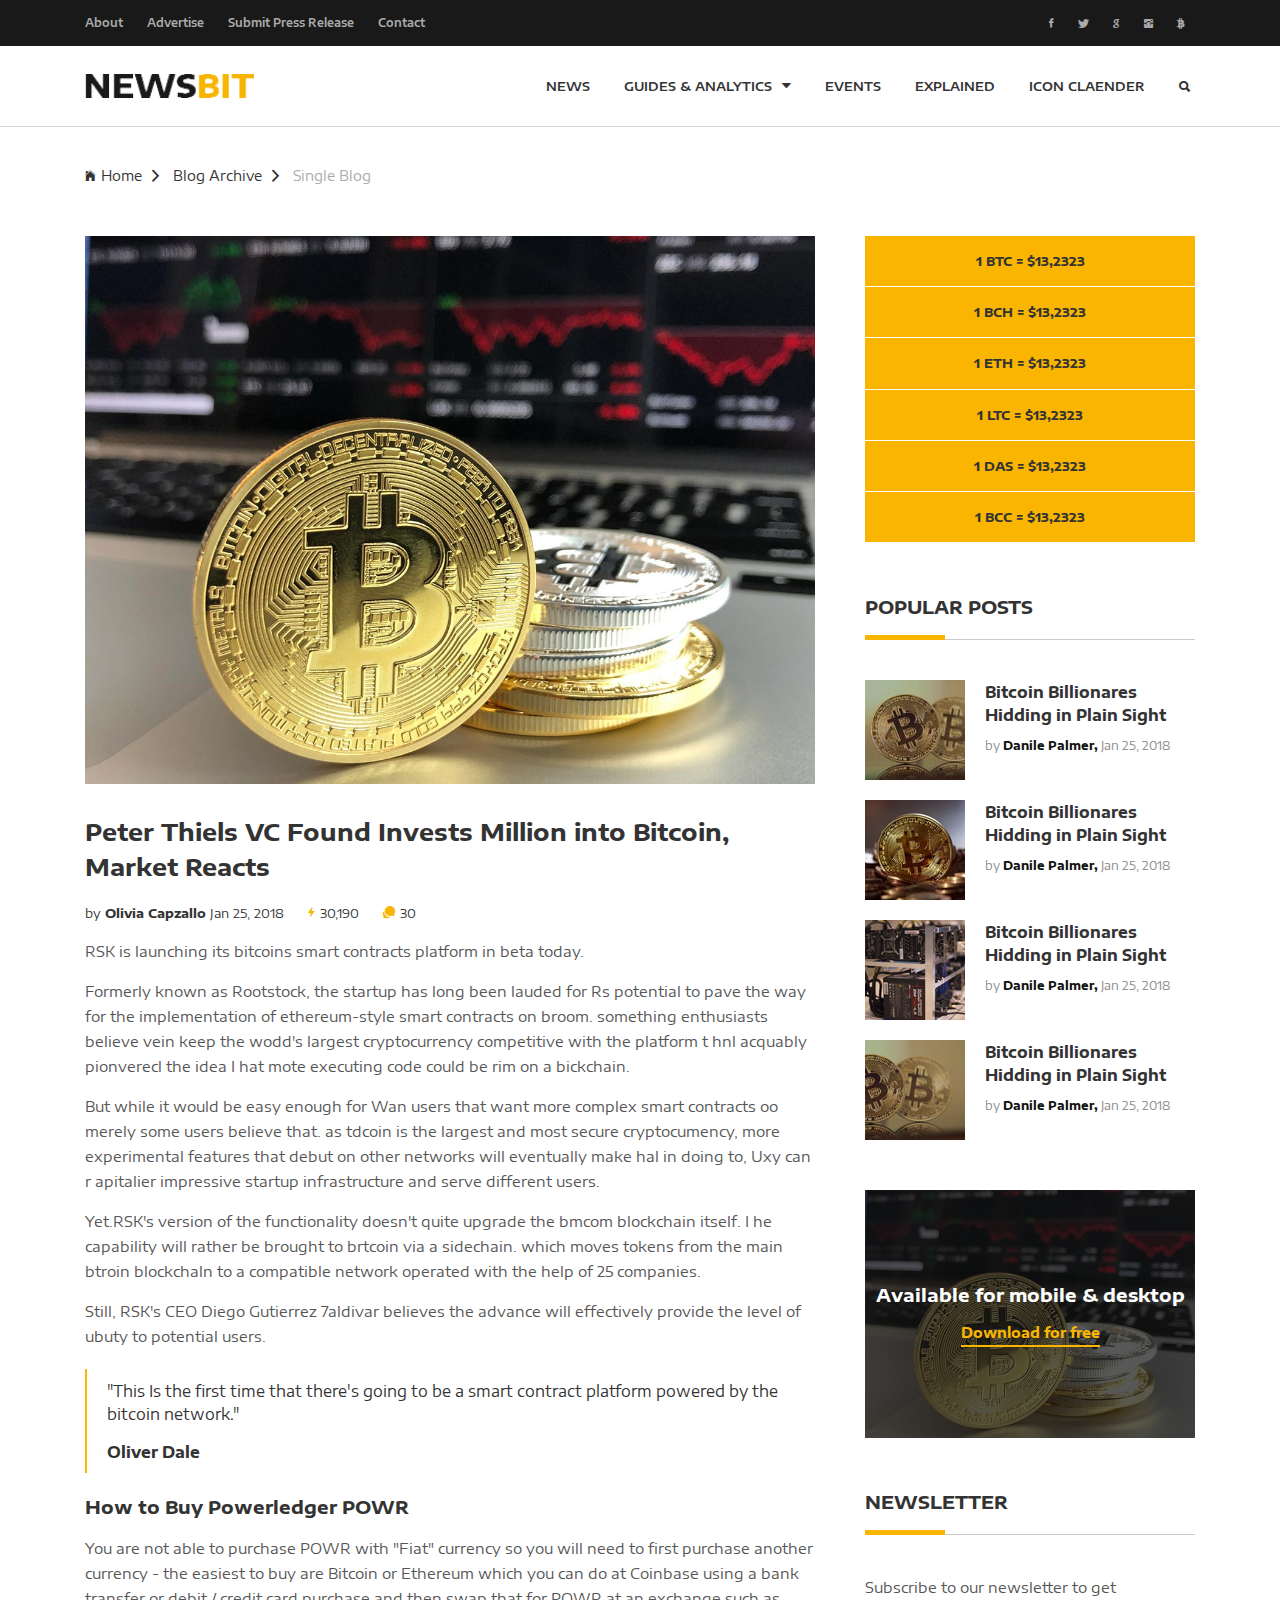
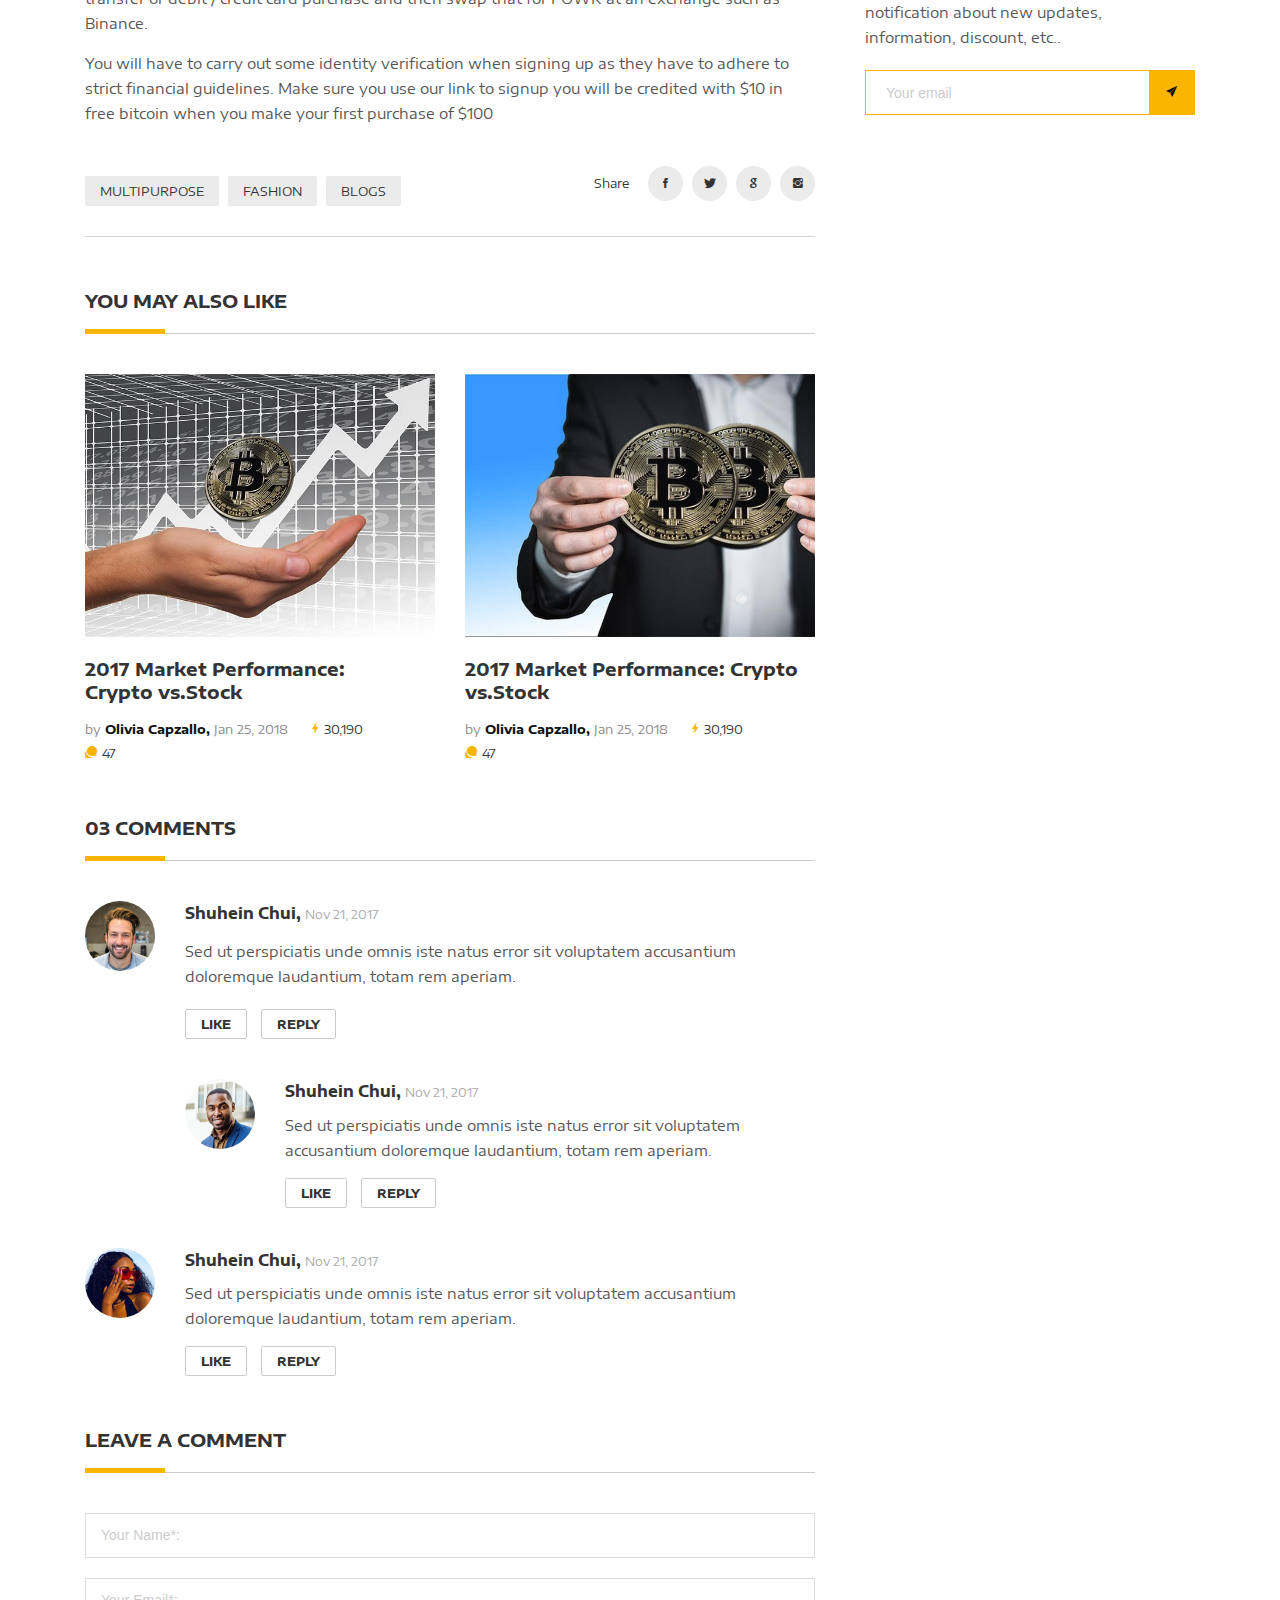
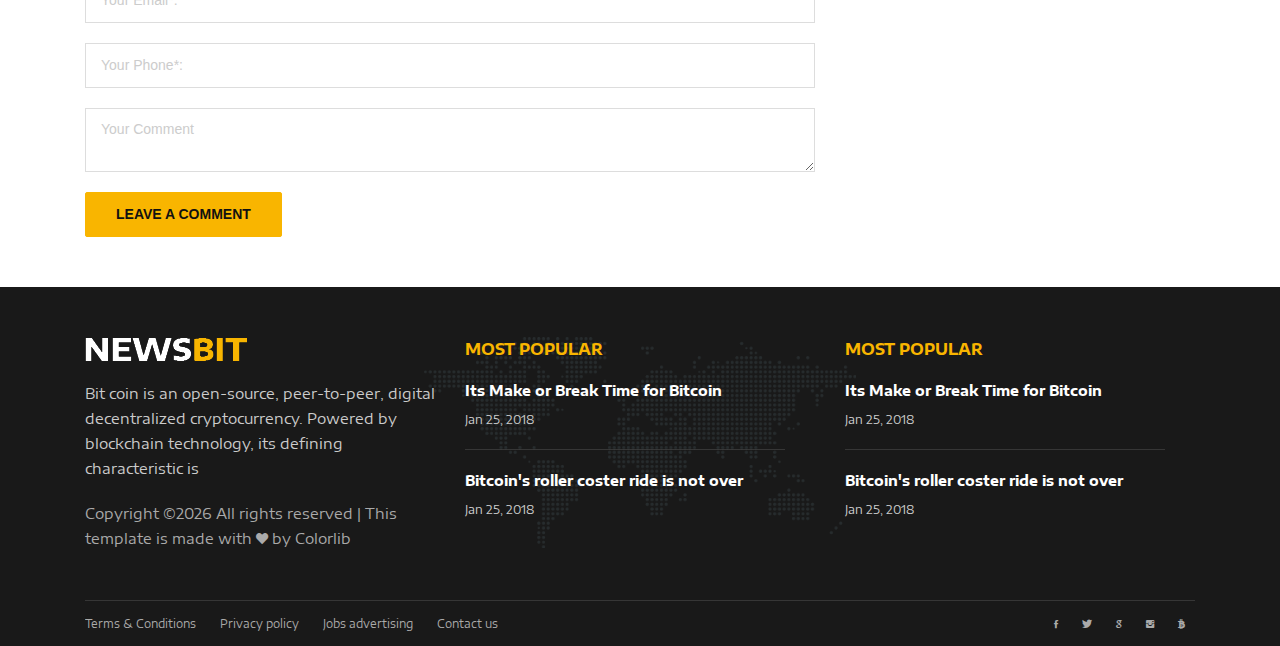
<file: 03_single-post.html>
<!DOCTYPE HTML>
<html lang="en">
<head>
	<title>Newsbit</title>
	<meta http-equiv="X-UA-Compatible" content="IE=edge">
    <meta name="viewport" content="width=device-width, initial-scale=1">
	<meta charset="UTF-8">
	
	<!-- Font -->
	<link href="https://fonts.googleapis.com/css?family=Encode+Sans+Expanded:400,600,700" rel="stylesheet">
	
	<!-- Stylesheets -->
	
	<link href="plugin-frameworks/bootstrap.css" rel="stylesheet">
	
	<link href="fonts/ionicons.css" rel="stylesheet">
		
	<link href="common/styles.css" rel="stylesheet">
	
	
</head>
<body>
	
	<header>
		<div class="bg-191">
			<div class="container">	
				<div class="oflow-hidden color-ash font-9 text-sm-center ptb-sm-5">
				
					<ul class="float-left float-sm-none list-a-plr-10 list-a-plr-sm-5 list-a-ptb-15 list-a-ptb-sm-10">
						<li><a class="pl-0 pl-sm-10" href="#">About</a></li>
						<li><a href="#">Advertise</a></li>
						<li><a href="#">Submit Press Release</a></li>
						<li><a href="#">Contact</a></li>
					</ul>
					<ul class="float-right float-sm-none list-a-plr-10 list-a-plr-sm-5 list-a-ptb-15 list-a-ptb-sm-5">
						<li><a class="pl-0 pl-sm-10" href="#"><i class="ion-social-facebook"></i></a></li>
						<li><a href="#"><i class="ion-social-twitter"></i></a></li>
						<li><a href="#"><i class="ion-social-google"></i></a></li>
						<li><a href="#"><i class="ion-social-instagram"></i></a></li>
						<li><a href="#"><i class="ion-social-bitcoin"></i></a></li>
					</ul>
					
				</div><!-- top-menu -->
			</div><!-- container -->
		</div><!-- bg-191 -->
		
		<div class="container">
			<a class="logo" href="index.html"><img src="images/logo-black.png" alt="Logo"></a>
			
			<a class="right-area src-btn" href="#" >
				<i class="active src-icn ion-search"></i>
				<i class="close-icn ion-close"></i>
			</a>
			<div class="src-form">
				<form>
					<input type="text" placeholder="Search here">
					<button type="submit"><i class="ion-search"></i></a></button>
				</form>
			</div><!-- src-form -->
			
			
			<a class="menu-nav-icon" data-menu="#main-menu" href="#"><i class="ion-navicon"></i></a>
			
			<ul class="main-menu" id="main-menu">
				<li><a href="02_archive-page.html">NEWS</a></li>
				<li class="drop-down"><a href="03_single-post.html">GUIDES & ANALYTICS<i class="ion-arrow-down-b"></i></a>
					<ul class="drop-down-menu drop-down-inner">
						<li><a href="#">PAGE 1</a></li>
						<li><a href="#">PAGE 2</a></li>
					</ul>
				</li>
				<li><a href="04_FAQS.html">EVENTS</a></li>
				<li><a href="05_FAQS-single.html">EXPLAINED</a></li>
				<li><a href="06_contact-us.html">ICON CLAENDER</a></li>
			</ul>
			<div class="clearfix"></div>
		</div><!-- container -->
	</header>
	
	
	<section class="ptb-0">
		<div class="mb-30 brdr-ash-1 opacty-5"></div>
		<div class="container">
			<a class="mt-10" href="index.html"><i class="mr-5 ion-ios-home"></i>Home<i class="mlr-10 ion-chevron-right"></i></a>
			<a class="mt-10" href="archive-page.html">Blog Archive<i class="mlr-10 ion-chevron-right"></i></a>
			<a class="mt-10 color-ash" href="single-page.html">Single Blog</a>
		</div><!-- container -->
	</section>
	
	
	<section>
		<div class="container">
			<div class="row">
			
				<div class="col-md-12 col-lg-8">
					<img src="images/slider-1-1200x900.jpg" alt="">
					<h3 class="mt-30"><b>Peter Thiels VC Found Invests Million into Bitcoin, Market Reacts</b></h3>
					<ul class="list-li-mr-20 mtb-15">
						<li>by <a href="#"><b>Olivia Capzallo </b></a> Jan 25, 2018</li>
						<li><i class="color-primary mr-5 font-12 ion-ios-bolt"></i>30,190</li>
						<li><i class="color-primary mr-5 font-12 ion-chatbubbles"></i>30</li>
					</ul>
					
					<p>RSK is launching its bitcoins smart contracts platform in beta today.</p>
					
					<p class="mtb-15">Formerly known as Rootstock, the startup has long been lauded for Rs potential to pave the way for the 
						implementation of ethereum-style smart contracts on broom. something enthusiasts believe vein keep the wodd's 
						largest cryptocurrency competitive with the platform t hnl acquably pionverecl 
						the idea I hat mote executing code could be rim on a bickchain.</p>
						
					<p class="mtb-15">But while it would be easy enough for Wan users that want more complex smart contracts oo merely 						
						some users believe that. as tdcoin is the largest and most secure cryptocumency, more experimental 
						features that debut on other networks will eventually make hal in
						doing to, Uxy can r apitalier impressive startup infrastructure and serve different users.</p>
						
					<p class="mtb-15">Yet.RSK's version of the functionality doesn't quite upgrade the bmcom blockchain itself. I he 
						capability will rather be brought to brtcoin via a sidechain. which moves tokens from the main btroin
						blockchaln to a compatible network operated with the help of 25 companies.</p> 
						
					<p class="mtb-15">Still, RSK's CEO Diego Gutierrez 7aldivar believes the advance will effectively provide 
						the level of ubuty to potential users. </p> 
					
					<div class="quote-primary mtb-20">
						<h5>"This Is the first time that there's going to be a smart contract platform powered by the bitcoin network."</h5>
						<h5 class="mt-15"><b>Oliver Dale</b></h5>
					</div><!-- quote-primary -->
					
					<h4><b>How to Buy Powerledger POWR</b></h4>
					
					<p class="mtb-15">You are not able to purchase POWR with "Fiat" currency so you will need to first purchase another 
						currency - the easiest to buy are Bitcoin or Ethereum which you can do at Coinbase using a bank transfer or 
						debit / credit card purchase and then swap that for POWR at an exchange such as Binance.</p>
					
					<p class="mtb-15">You will have to carry out some identity verification when signing up as they have 
						to adhere to strict financial guidelines. Make sure you use our link to signup you will be 
						credited with $10 in free bitcoin when you make your first purchase of $100 </p>
					
					<div class="float-left-right text-center mt-40 mt-sm-20">
				
						<ul class="mb-30 list-li-mt-10 list-li-mr-5 list-a-plr-15 list-a-ptb-7 list-a-bg-grey list-a-br-2 list-a-hvr-primary ">
							<li><a href="#">MULTIPURPOSE</a></li>
							<li><a href="#">FASHION</a></li>
							<li class="mr-0"><a href="#">BLOGS</a></li>
						</ul>
						<ul class="mb-30 list-a-bg-grey list-a-hw-radial-35 list-a-hvr-primary list-li-ml-5">
							<li class="mr-10 ml-0">Share</li>
							<li><a href="#"><i class="ion-social-facebook"></i></a></li>
							<li><a href="#"><i class="ion-social-twitter"></i></a></li>
							<li><a href="#"><i class="ion-social-google"></i></a></li>
							<li><a href="#"><i class="ion-social-instagram"></i></a></li>
						</ul>
						
					</div><!-- float-left-right -->
				
					<div class="brdr-ash-1 opacty-5"></div>
					
					<h4 class="p-title mt-50"><b>YOU MAY ALSO LIKE</b></h4>
					<div class="row">
					
						<div class="col-sm-6">
							<img src="images/crypto-news-2-600x450.jpg" alt="">
							<h4 class="pt-20"><a href="#"><b>2017 Market Performance: <br/>Crypto vs.Stock</b></a></h4>
							<ul class="list-li-mr-20 pt-10 mb-30">
								<li class="color-lite-black">by <a href="#" class="color-black"><b>Olivia Capzallo,</b></a>
								Jan 25, 2018</li>
								<li><i class="color-primary mr-5 font-12 ion-ios-bolt"></i>30,190</li>
								<li><i class="color-primary mr-5 font-12 ion-chatbubbles"></i>47</li>
							</ul>
						</div><!-- col-sm-6 -->
						
						<div class="col-sm-6">
							<img src="images/crypto-news-1-600x450.jpg" alt="">
							<h4 class="pt-20"><a href="#"><b>2017 Market Performance: Crypto vs.Stock</b></a></h4>
							<ul class="list-li-mr-20 pt-10 mb-30">
								<li class="color-lite-black">by <a href="#" class="color-black"><b>Olivia Capzallo,</b></a>
								Jan 25, 2018</li>
								<li><i class="color-primary mr-5 font-12 ion-ios-bolt"></i>30,190</li>
								<li><i class="color-primary mr-5 font-12 ion-chatbubbles"></i>47</li>
							</ul>
						</div><!-- col-sm-6 -->
						
					</div><!-- row -->
					
					<h4 class="p-title mt-20"><b>03 COMMENTS</b></h4>
					
					<div class="sided-70 mb-40">
					
						<div class="s-left rounded">
							<img src="images/profile-3-120x120.jpg" alt="">
						</div><!-- s-left -->
						
						<div class="s-right ml-100 ml-xs-85">
							<h5><b>Shuhein Chui, </b> <span class="font-8 color-ash">Nov 21, 2017</span></h5>
							<p class="mtb-15">Sed ut perspiciatis unde omnis iste natus error sit voluptatem accusantium 
								doloremque laudantium, totam rem aperiam.</p>
							<a class="btn-brdr-grey btn-b-sm plr-15 mr-10 mt-5" href="#"><b>LIKE</b></a>
							<a class="btn-brdr-grey btn-b-sm plr-15 mt-5" href="#"><b>REPLY</b></a>
						</div><!-- s-right -->
						
					</div><!-- sided-70 -->
					
					<div class="sided-70 ml-100 ml-xs-20 mb-40">
					
						<div class="s-left rounded">
							<img src="images/profile-1-120x120.jpg" alt="">
						</div><!-- s-left -->
						
						<div class="s-right ml-100 ml-xs-85">
							<h5><b>Shuhein Chui, </b> <span class="font-8 color-ash">Nov 21, 2017</span></h5>
							<p class="mtb-10">Sed ut perspiciatis unde omnis iste natus error sit voluptatem accusantium 
								doloremque laudantium, totam rem aperiam.</p>
							<a class="btn-brdr-grey btn-b-sm plr-15 mr-10 mt-5" href="#"><b>LIKE</b></a>
							<a class="btn-brdr-grey btn-b-sm plr-15 mt-5" href="#"><b>REPLY</b></a>
						</div><!-- s-right -->
						
					</div><!-- sided-70 -->
					
					<div class="sided-70 mb-50">
					
						<div class="s-left rounded">
							<img src="images/profile-2-120x120.jpg" alt="">
						</div><!-- s-left -->
						
						<div class="s-right ml-100 ml-xs-85">
							<h5><b>Shuhein Chui, </b> <span class="font-8 color-ash">Nov 21, 2017</span></h5>
							<p class="mt-10 mb-15">Sed ut perspiciatis unde omnis iste natus error sit voluptatem accusantium 
								doloremque laudantium, totam rem aperiam.</p>
							<a class="btn-brdr-grey btn-b-sm plr-15 mr-10" href="#"><b>LIKE</b></a>
							<a class="btn-brdr-grey btn-b-sm plr-15" href="#"><b>REPLY</b></a>
						</div><!-- s-right -->
						
					</div><!-- sided-70 -->
					
					<h4 class="p-title mt-20"><b>LEAVE A COMMENT</b></h4>
					
					<form class="form-block form-plr-15 form-h-45 form-mb-20 form-brdr-lite-white mb-md-50">
						<input type="text" placeholder="Your Name*:">
						<input type="text" placeholder="Your Email*:">
						<input type="text" placeholder="Your Phone*:">
						<textarea class="ptb-10" placeholder="Your Comment"></textarea>
						<button class="btn-fill-primary plr-30" rows="4" cols="50" type="submit"><b>LEAVE A COMMENT</b></button>
					</form>
				</div><!-- col-md-9 -->
				
				<div class="d-none d-md-block d-lg-none col-md-3"></div>
				<div class="col-md-6 col-lg-4">
					<div class="pl-20 pl-md-0">
						<ul class="list-block list-li-ptb-15 list-btm-border-white bg-primary text-center">
							<li><b>1 BTC = $13,2323</b></li>
							<li><b>1 BCH = $13,2323</b></li>
							<li><b>1 ETH = $13,2323</b></li>
							<li><b>1 LTC = $13,2323</b></li>
							<li><b>1 DAS = $13,2323</b></li>
							<li><b>1 BCC = $13,2323</b></li>
						</ul>
						
						<div class="mtb-50">
							<h4 class="p-title"><b>POPULAR POSTS</b></h4>
							<a class="oflow-hidden pos-relative mb-20 dplay-block" href="#">
								<div class="wh-100x abs-tlr"><img src="images/polular-1-100x100.jpg" alt=""></div>
								<div class="ml-120 min-h-100x">
									<h5><b>Bitcoin Billionares Hidding in Plain Sight</b></h5>
									<h6 class="color-lite-black pt-10">by <span class="color-black"><b>Danile Palmer,</b></span> Jan 25, 2018</h6>
								</div>
							</a><!-- oflow-hidden -->
							
							<a class="oflow-hidden pos-relative mb-20 dplay-block" href="#">
								<div class="wh-100x abs-tlr"><img src="images/polular-2-100x100.jpg" alt=""></div>
								<div class="ml-120 min-h-100x">
									<h5><b>Bitcoin Billionares Hidding in Plain Sight</b></h5>
									<h6 class="color-lite-black pt-10">by <span class="color-black"><b>Danile Palmer,</b></span> Jan 25, 2018</h6>
								</div>
							</a><!-- oflow-hidden -->
							
							<a class="oflow-hidden pos-relative mb-20 dplay-block" href="#">
								<div class="wh-100x abs-tlr"><img src="images/polular-3-100x100.jpg" alt=""></div>
								<div class="ml-120 min-h-100x">
									<h5><b>Bitcoin Billionares Hidding in Plain Sight</b></h5>
									<h6 class="color-lite-black pt-10">by <span class="color-black"><b>Danile Palmer,</b></span> Jan 25, 2018</h6>
								</div>
							</a><!-- oflow-hidden -->
							
							<a class="oflow-hidden pos-relative mb-20 dplay-block" href="#">
								<div class="wh-100x abs-tlr"><img src="images/polular-4-100x100.jpg" alt=""></div>
								<div class="ml-120 min-h-100x">
									<h5><b>Bitcoin Billionares Hidding in Plain Sight</b></h5>
									<h6 class="color-lite-black pt-10">by <span class="color-black"><b>Danile Palmer,</b></span> Jan 25, 2018</h6>
								</div>
							</a><!-- oflow-hidden -->
							
						</div><!-- mtb-50 -->
						
						<div class="mtb-50 pos-relative">
							<img src="images/banner-1-600x450.jpg" alt="">
							<div class="abs-tblr bg-layer-7 text-center color-white">
								<div class="dplay-tbl">
									<div class="dplay-tbl-cell">
										<h4><b>Available for mobile & desktop</b></h4>
										<a class="mt-15 color-primary link-brdr-btm-primary" href="#"><b>Download for free</b></a>
									</div><!-- dplay-tbl-cell -->
								</div><!-- dplay-tbl -->
							</div><!-- abs-tblr -->
						</div><!-- mtb-50 -->
						
						<div class="mtb-50 mb-md-0">
							<h4 class="p-title"><b>NEWSLETTER</b></h4>
							<p class="mb-20">Subscribe to our newsletter to get notification about new updates,
								information, discount, etc..</p>
							<form class="nwsltr-primary-1">
								<input type="text" placeholder="Your email"/>
								<button type="submit"><i class="ion-ios-paperplane"></i></button>
							</form>
						</div><!-- mtb-50 -->
						
					</div><!--  pl-20 -->
				</div><!-- col-md-3 -->
				
			</div><!-- row -->
			
		</div><!-- container -->
	</section>
	
	
	<footer class="bg-191 color-ccc">
		
		<div class="container">
			<div class="pt-50 pb-20 pos-relative">
				<div class="abs-tblr pt-50 z--1 text-center">
					<div class="h-80 pos-relative"><img class="opacty-1 h-100 w-auto" src="images/map.png" alt=""></div>
				</div>
				<div class="row">
				
					<div class="col-sm-4">
						<div class="mb-30">
							<a href="#"><img src="images/logo-white.png"></a>
							<p class="mtb-20 color-ccc">Bit coin is an open-source, peer-to-peer, digital decentralized cryptocurrency.
							Powered by blockchain technology, its defining characteristic is</p>
							<p class="color-ash"><!-- Link back to Colorlib can't be removed. Template is licensed under CC BY 3.0. -->
Copyright &copy;<script>document.write(new Date().getFullYear());</script> All rights reserved | This template is made with <i class="ion-heart" aria-hidden="true"></i> by <a href="https://colorlib.com" target="_blank">Colorlib</a>
<!-- Link back to Colorlib can't be removed. Template is licensed under CC BY 3.0. -->
</p>
						</div><!-- mb-30 -->
					</div><!-- col-md-4 -->
					
					<div class="col-sm-4">
						<div class="mb-30">
							<h5 class="color-primary mb-20"><b>MOST POPULAR</b></h5>
							<div class="mb-20">
								<a class="color-white" href="#"><b>Its Make or Break Time for Bitcoin</b></a>
								<h6 class="mt-10">Jan 25, 2018</h6>
							</div>
							<div class="brdr-ash-1 opacty-2 mr-30"></div>
							<div class="mt-20">
								<a class="color-white" href="#"><b>Bitcoin's roller coster ride is not over</b></a>
								<h6 class="mt-10">Jan 25, 2018</h6>
							</div>
						</div><!-- mb-30 -->
					</div><!-- col-md-4 -->
					
					<div class="col-sm-4">
						<div class="mb-30">
							<h5 class="color-primary mb-20"><b>MOST POPULAR</b></h5>
							<div class="mb-20">
								<a class="color-white" href="#"><b>Its Make or Break Time for Bitcoin</b></a>
								<h6 class="mt-10">Jan 25, 2018</h6>
							</div>
							<div class="brdr-ash-1 opacty-2 mr-30"></div>
							<div class="mt-20">
								<a class="color-white" href="#"><b>Bitcoin's roller coster ride is not over</b></a>
								<h6 class="mt-10">Jan 25, 2018</h6>
							</div>
						</div><!-- mb-30 -->
					</div><!-- col-md-4 -->
					
				</div><!-- row -->
			</div><!-- ptb-50 -->
			
			<div class="brdr-ash-1 opacty-2"></div>
			
			<div class="oflow-hidden color-ash font-9 text-sm-center ptb-sm-5">
			
				<ul class="float-left float-sm-none list-a-plr-10 list-a-plr-sm-5 list-a-ptb-15 list-a-ptb-sm-10">
					<li><a class="pl-0 pl-sm-10" href="#">Terms & Conditions</a></li>
					<li><a href="#">Privacy policy</a></li>
					<li><a href="#">Jobs advertising</a></li>
					<li><a href="#">Contact us</a></li>
				</ul>
				<ul class="float-right float-sm-none list-a-plr-10 list-a-plr-sm-5 list-a-ptb-15 list-a-ptb-sm-5">
					<li><a class="pl-0 pl-sm-10" href="#"><i class="ion-social-facebook"></i></a></li>
					<li><a href="#"><i class="ion-social-twitter"></i></a></li>
					<li><a href="#"><i class="ion-social-google"></i></a></li>
					<li><a href="#"><i class="ion-social-instagram"></i></a></li>
					<li><a href="#"><i class="ion-social-bitcoin"></i></a></li>
				</ul>
				
			</div><!-- oflow-hidden -->
		</div><!-- container -->
	</footer>
	
	<!-- SCIPTS -->
	
	<script src="plugin-frameworks/jquery-3.2.1.min.js"></script>
	
	<script src="plugin-frameworks/tether.min.js"></script>
	
	<script src="plugin-frameworks/bootstrap.js"></script>
	
	<script src="common/scripts.js"></script>
	
</body>
</html>
</file>
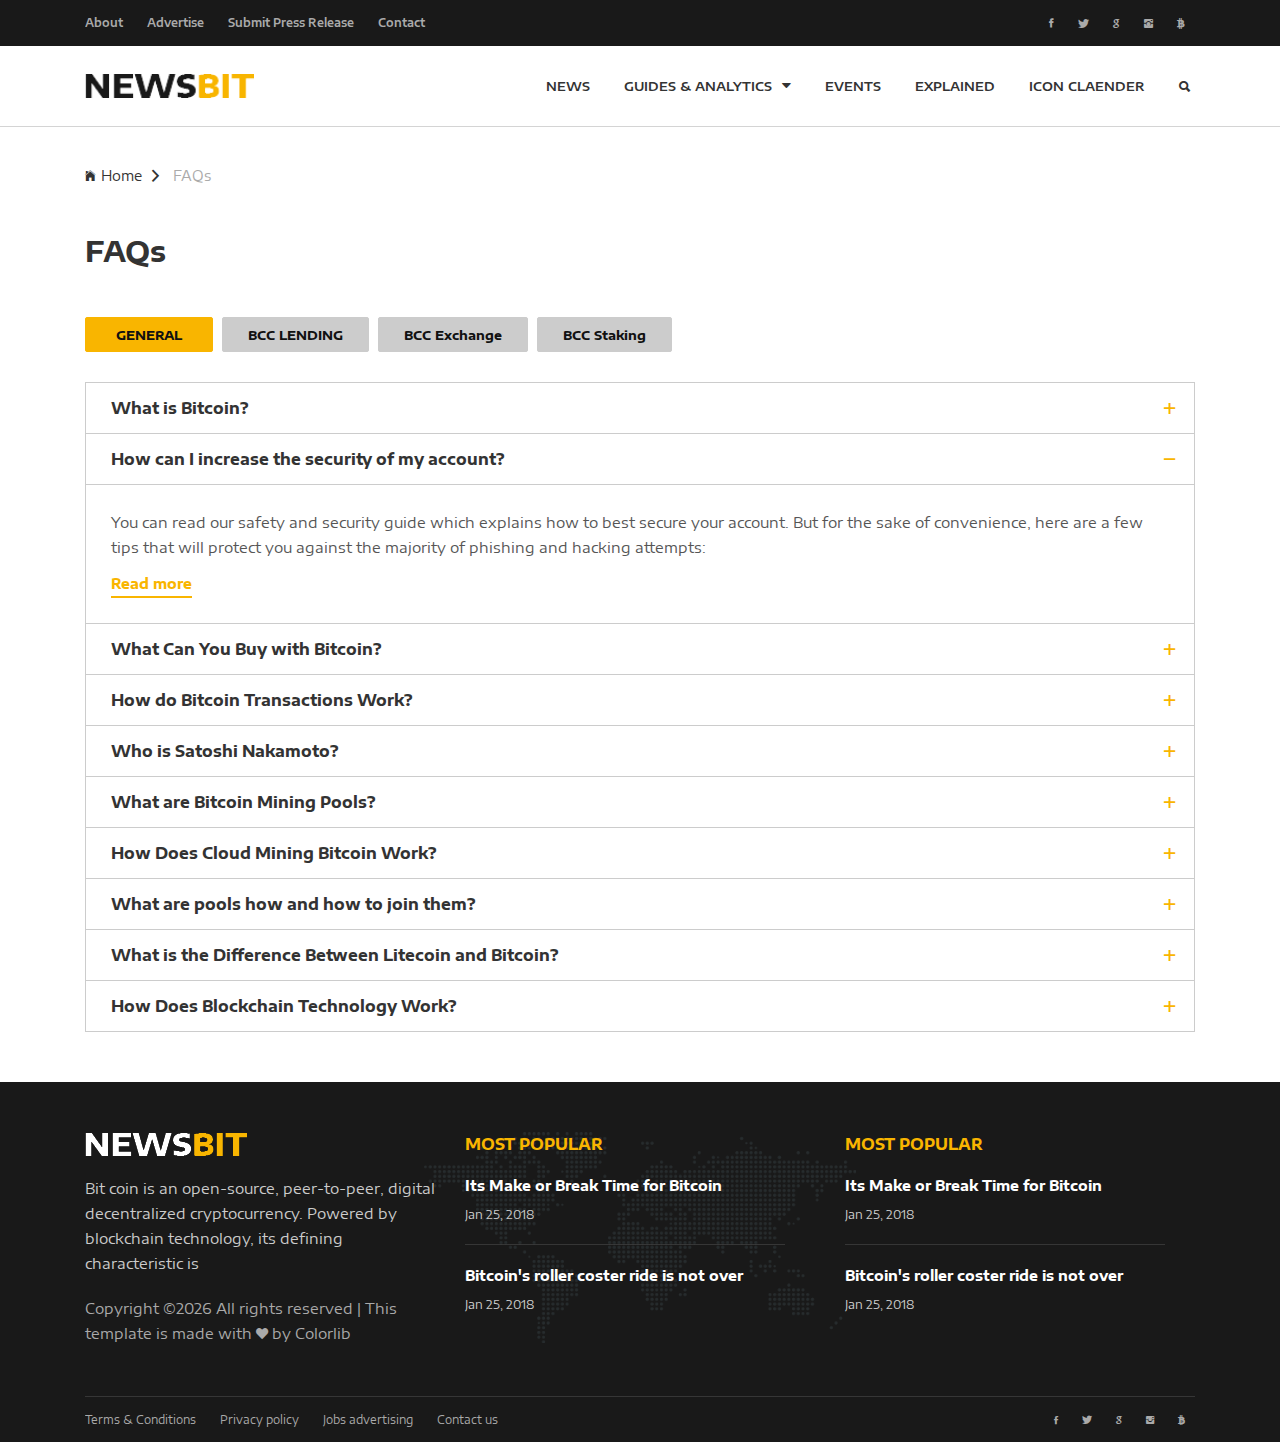
<file: 04_FAQs.html>
<!DOCTYPE HTML>
<html lang="en">
<head>
	<title>Newsbit</title>
	<meta http-equiv="X-UA-Compatible" content="IE=edge">
    <meta name="viewport" content="width=device-width, initial-scale=1">
	<meta charset="UTF-8">
	
	<!-- Font -->
	<link href="https://fonts.googleapis.com/css?family=Encode+Sans+Expanded:400,600,700" rel="stylesheet">
	
	<!-- Stylesheets -->
	
	<link href="plugin-frameworks/bootstrap.css" rel="stylesheet">
	
	<link href="fonts/ionicons.css" rel="stylesheet">
		
	<link href="common/styles.css" rel="stylesheet">
	
	
</head>
<body>
	
	<header>
		<div class="bg-191">
			<div class="container">	
				<div class="oflow-hidden color-ash font-9 text-sm-center ptb-sm-5">
				
					<ul class="float-left float-sm-none list-a-plr-10 list-a-plr-sm-5 list-a-ptb-15 list-a-ptb-sm-10">
						<li><a class="pl-0 pl-sm-10" href="#">About</a></li>
						<li><a href="#">Advertise</a></li>
						<li><a href="#">Submit Press Release</a></li>
						<li><a href="#">Contact</a></li>
					</ul>
					<ul class="float-right float-sm-none list-a-plr-10 list-a-plr-sm-5 list-a-ptb-15 list-a-ptb-sm-5">
						<li><a class="pl-0 pl-sm-10" href="#"><i class="ion-social-facebook"></i></a></li>
						<li><a href="#"><i class="ion-social-twitter"></i></a></li>
						<li><a href="#"><i class="ion-social-google"></i></a></li>
						<li><a href="#"><i class="ion-social-instagram"></i></a></li>
						<li><a href="#"><i class="ion-social-bitcoin"></i></a></li>
					</ul>
					
				</div><!-- top-menu -->
			</div><!-- container -->
		</div><!-- bg-191 -->
		
		<div class="container">
			<a class="logo" href="index.html"><img src="images/logo-black.png" alt="Logo"></a>
			
			<a class="right-area src-btn" href="#" >
				<i class="active src-icn ion-search"></i>
				<i class="close-icn ion-close"></i>
			</a>
			<div class="src-form">
				<form>
					<input type="text" placeholder="Search here">
					<button type="submit"><i class="ion-search"></i></a></button>
				</form>
			</div><!-- src-form -->
			
			
			<a class="menu-nav-icon" data-menu="#main-menu" href="#"><i class="ion-navicon"></i></a>
			
			<ul class="main-menu" id="main-menu">
				<li><a href="02_archive-page.html">NEWS</a></li>
				<li class="drop-down"><a href="03_single-post.html">GUIDES & ANALYTICS<i class="ion-arrow-down-b"></i></a>
					<ul class="drop-down-menu drop-down-inner">
						<li><a href="#">PAGE 1</a></li>
						<li><a href="#">PAGE 2</a></li>
					</ul>
				</li>
				<li><a href="04_FAQS.html">EVENTS</a></li>
				<li><a href="05_FAQS-single.html">EXPLAINED</a></li>
				<li><a href="06_contact-us.html">ICON CLAENDER</a></li>
			</ul>
			<div class="clearfix"></div>
		</div><!-- container -->
	</header>
	
	
	<section class="ptb-0">
		<div class="mb-30 brdr-ash-1 opacty-5"></div>
		<div class="container">
			<a class="mt-10" href="index.html"><i class="mr-5 ion-ios-home"></i>Home<i class="mlr-10 ion-chevron-right"></i></a>
			<a class="mt-10 color-ash" href="04_FAQs.html">FAQs</a>
		</div><!-- container -->
	</section>
	
	
	<section class="pb-20">
		<div class="container">
			<h2 class="mb-50"><b>FAQs</b></h2>
			<a class="btn-fill-primary btn-b-md plr-30 mb-10 mr-5" href="#"><b>GENERAL</b></a>
			<a class="btn-fill-grey btn-b-md plr-25 mb-10 mr-5" href="#"><b>BCC LENDING</b></a>
			<a class="btn-fill-grey btn-b-md plr-25 mb-10 mr-5" href="#"><b>BCC Exchange</b></a>
			<a class="btn-fill-grey btn-b-md plr-25 mb-10 " href="#"><b>BCC Staking</b></a>
		</div><!-- container -->
	</section>
	
	<section class="pt-0">
		<div class="container">
		
			<div class="accordian">
				<h5><a data-accordian="#accordian-1" class="a-title" href="#">
					<b>What is Bitcoin?</b><i class="ion-plus"></i></a></h5>
					
				<div class="a-body" id="accordian-1">
					<div class="a-body-inner">
						<p>You can read our safety and security guide which explains how to best secure your account. 
							But for the sake of convenience, here are a few tips that will protect you against the majority of 
							phishing and hacking attempts: </p>
						<a class="mt-15 link-brdr-btm-primary color-primary" href="#"><b>Read more</b></a>	
					</div><!-- a-body-inner -->	
				</div><!-- a-body -->	
			</div><!-- accordian -->
			
			<div class="accordian">
				<h5><a data-accordian="#accordian-2" class="a-title" href="#">
					<b>How can I increase the security of my account?</b><i class="ion-minus"></i></a></h5>
					
				<div class="a-body active" id="accordian-2">
					<div class="a-body-inner">
						<p>You can read our safety and security guide which explains how to best secure your account. 
							But for the sake of convenience, here are a few tips that will protect you against the majority of 
							phishing and hacking attempts: </p>
						<a class="mt-15 link-brdr-btm-primary color-primary" href="#"><b>Read more</b></a>	
					</div><!-- a-body-inner -->	
				</div><!-- a-body -->	
			</div><!-- accordian -->
			
			<div class="accordian">
				<h5><a data-accordian="#accordian-3" class="a-title" href="#">
					<b>What Can You Buy with Bitcoin?</b><i class="ion-plus"></i></a></h5>
					
				<div class="a-body" id="accordian-3">
					<div class="a-body-inner">
						<p>You can read our safety and security guide which explains how to best secure your account. 
							But for the sake of convenience, here are a few tips that will protect you against the majority of 
							phishing and hacking attempts: </p>
						<a class="mt-15 link-brdr-btm-primary color-primary" href="#"><b>Read more</b></a>	
					</div><!-- a-body-inner -->	
				</div><!-- a-body -->	
			</div><!-- accordian -->
			
			<div class="accordian">
				<h5><a data-accordian="#accordian-4" class="a-title" href="#">
					<b>How do Bitcoin Transactions Work?</b><i class="ion-plus"></i></a></h5>
					
				<div class="a-body" id="accordian-4">
					<div class="a-body-inner">
						<p>You can read our safety and security guide which explains how to best secure your account. 
							But for the sake of convenience, here are a few tips that will protect you against the majority of 
							phishing and hacking attempts: </p>
						<a class="mt-15 link-brdr-btm-primary color-primary" href="#"><b>Read more</b></a>	
					</div><!-- a-body-inner -->	
				</div><!-- a-body -->	
			</div><!-- accordian -->
			
			<div class="accordian">
				<h5><a data-accordian="#accordian-5" class="a-title" href="#">
					<b>Who is Satoshi Nakamoto?</b><i class="ion-plus"></i></a></h5>
					
				<div class="a-body" id="accordian-5">
					<div class="a-body-inner">
						<p>You can read our safety and security guide which explains how to best secure your account. 
							But for the sake of convenience, here are a few tips that will protect you against the majority of 
							phishing and hacking attempts: </p>
						<a class="mt-15 link-brdr-btm-primary color-primary" href="#"><b>Read more</b></a>	
					</div><!-- a-body-inner -->	
				</div><!-- a-body -->	
			</div><!-- accordian -->
			
			<div class="accordian">
				<h5><a data-accordian="#accordian-6" class="a-title" href="#">
					<b>What are Bitcoin Mining Pools?</b><i class="ion-plus"></i></a></h5>
					
				<div class="a-body" id="accordian-6">
					<div class="a-body-inner">
						<p>You can read our safety and security guide which explains how to best secure your account. 
							But for the sake of convenience, here are a few tips that will protect you against the majority of 
							phishing and hacking attempts: </p>
						<a class="mt-15 link-brdr-btm-primary color-primary" href="#"><b>Read more</b></a>	
					</div><!-- a-body-inner -->	
				</div><!-- a-body -->	
			</div><!-- accordian -->
			
			<div class="accordian">
				<h5><a data-accordian="#accordian-7" class="a-title" href="#">
					<b>How Does Cloud Mining Bitcoin Work?</b><i class="ion-plus"></i></a></h5>
					
				<div class="a-body" id="accordian-7">
					<div class="a-body-inner">
						<p>You can read our safety and security guide which explains how to best secure your account. 
							But for the sake of convenience, here are a few tips that will protect you against the majority of 
							phishing and hacking attempts: </p>
						<a class="mt-15 link-brdr-btm-primary color-primary" href="#"><b>Read more</b></a>	
					</div><!-- a-body-inner -->	
				</div><!-- a-body -->	
			</div><!-- accordian -->
			
			<div class="accordian">
				<h5><a data-accordian="#accordian-8" class="a-title" href="#">
					<b>What are pools how and how to join them?</b><i class="ion-plus"></i></a></h5>
					
				<div class="a-body" id="accordian-8">
					<div class="a-body-inner">
						<p>You can read our safety and security guide which explains how to best secure your account. 
							But for the sake of convenience, here are a few tips that will protect you against the majority of 
							phishing and hacking attempts: </p>
						<a class="mt-15 link-brdr-btm-primary color-primary" href="#"><b>Read more</b></a>	
					</div><!-- a-body-inner -->	
				</div><!-- a-body -->	
			</div><!-- accordian -->
			
			<div class="accordian">
				<h5><a data-accordian="#accordian-9" class="a-title" href="#">
					<b>What is the Difference Between Litecoin and Bitcoin?</b><i class="ion-plus"></i></a></h5>
					
				<div class="a-body" id="accordian-9">
					<div class="a-body-inner">
						<p>You can read our safety and security guide which explains how to best secure your account. 
							But for the sake of convenience, here are a few tips that will protect you against the majority of 
							phishing and hacking attempts: </p>
						<a class="mt-15 link-brdr-btm-primary color-primary" href="#"><b>Read more</b></a>	
					</div><!-- a-body-inner -->	
				</div><!-- a-body -->	
			</div><!-- accordian -->
			
			<div class="accordian">
				<h5><a data-accordian="#accordian-10" class="a-title" href="#">
					<b>How Does Blockchain Technology Work?</b><i class="ion-plus"></i></a></h5>
					
				<div class="a-body" id="accordian-10">
					<div class="a-body-inner">
						<p>You can read our safety and security guide which explains how to best secure your account. 
							But for the sake of convenience, here are a few tips that will protect you against the majority of 
							phishing and hacking attempts: </p>
						<a class="mt-15 link-brdr-btm-primary color-primary" href="#"><b>Read more</b></a>	
					</div><!-- a-body-inner -->	
				</div><!-- a-body -->	
			</div><!-- accordian -->
			
		</div><!-- container -->
	</section>
	
	
	<footer class="bg-191 color-ccc">
		
		<div class="container">
			<div class="pt-50 pb-20 pos-relative">
				<div class="abs-tblr pt-50 z--1 text-center">
					<div class="h-80 pos-relative"><img class="opacty-1 h-100 w-auto" src="images/map.png" alt=""></div>
				</div>
				<div class="row">
				
					<div class="col-sm-4">
						<div class="mb-30">
							<a href="#"><img src="images/logo-white.png"></a>
							<p class="mtb-20 color-ccc">Bit coin is an open-source, peer-to-peer, digital decentralized cryptocurrency.
							Powered by blockchain technology, its defining characteristic is</p>
							<p class="color-ash"><!-- Link back to Colorlib can't be removed. Template is licensed under CC BY 3.0. -->
Copyright &copy;<script>document.write(new Date().getFullYear());</script> All rights reserved | This template is made with <i class="ion-heart" aria-hidden="true"></i> by <a href="https://colorlib.com" target="_blank">Colorlib</a>
<!-- Link back to Colorlib can't be removed. Template is licensed under CC BY 3.0. -->
</p>
						</div><!-- mb-30 -->
					</div><!-- col-md-4 -->
					
					<div class="col-sm-4">
						<div class="mb-30">
							<h5 class="color-primary mb-20"><b>MOST POPULAR</b></h5>
							<div class="mb-20">
								<a class="color-white" href="#"><b>Its Make or Break Time for Bitcoin</b></a>
								<h6 class="mt-10">Jan 25, 2018</h6>
							</div>
							<div class="brdr-ash-1 opacty-2 mr-30"></div>
							<div class="mt-20">
								<a class="color-white" href="#"><b>Bitcoin's roller coster ride is not over</b></a>
								<h6 class="mt-10">Jan 25, 2018</h6>
							</div>
						</div><!-- mb-30 -->
					</div><!-- col-md-4 -->
					
					<div class="col-sm-4">
						<div class="mb-30">
							<h5 class="color-primary mb-20"><b>MOST POPULAR</b></h5>
							<div class="mb-20">
								<a class="color-white" href="#"><b>Its Make or Break Time for Bitcoin</b></a>
								<h6 class="mt-10">Jan 25, 2018</h6>
							</div>
							<div class="brdr-ash-1 opacty-2 mr-30"></div>
							<div class="mt-20">
								<a class="color-white" href="#"><b>Bitcoin's roller coster ride is not over</b></a>
								<h6 class="mt-10">Jan 25, 2018</h6>
							</div>
						</div><!-- mb-30 -->
					</div><!-- col-md-4 -->
					
				</div><!-- row -->
			</div><!-- ptb-50 -->
			
			<div class="brdr-ash-1 opacty-2"></div>
			
			<div class="oflow-hidden color-ash font-9 text-sm-center ptb-sm-5">
			
				<ul class="float-left float-sm-none list-a-plr-10 list-a-plr-sm-5 list-a-ptb-15 list-a-ptb-sm-10">
					<li><a class="pl-0 pl-sm-10" href="#">Terms & Conditions</a></li>
					<li><a href="#">Privacy policy</a></li>
					<li><a href="#">Jobs advertising</a></li>
					<li><a href="#">Contact us</a></li>
				</ul>
				<ul class="float-right float-sm-none list-a-plr-10 list-a-plr-sm-5 list-a-ptb-15 list-a-ptb-sm-5">
					<li><a class="pl-0 pl-sm-10" href="#"><i class="ion-social-facebook"></i></a></li>
					<li><a href="#"><i class="ion-social-twitter"></i></a></li>
					<li><a href="#"><i class="ion-social-google"></i></a></li>
					<li><a href="#"><i class="ion-social-instagram"></i></a></li>
					<li><a href="#"><i class="ion-social-bitcoin"></i></a></li>
				</ul>
				
			</div><!-- oflow-hidden -->
		</div><!-- container -->
	</footer>
	
	<!-- SCIPTS -->
	
	<script src="plugin-frameworks/jquery-3.2.1.min.js"></script>
	
	<script src="plugin-frameworks/tether.min.js"></script>
	
	<script src="plugin-frameworks/bootstrap.js"></script>
	
	<script src="common/scripts.js"></script>
	
</body>
</html>
</file>
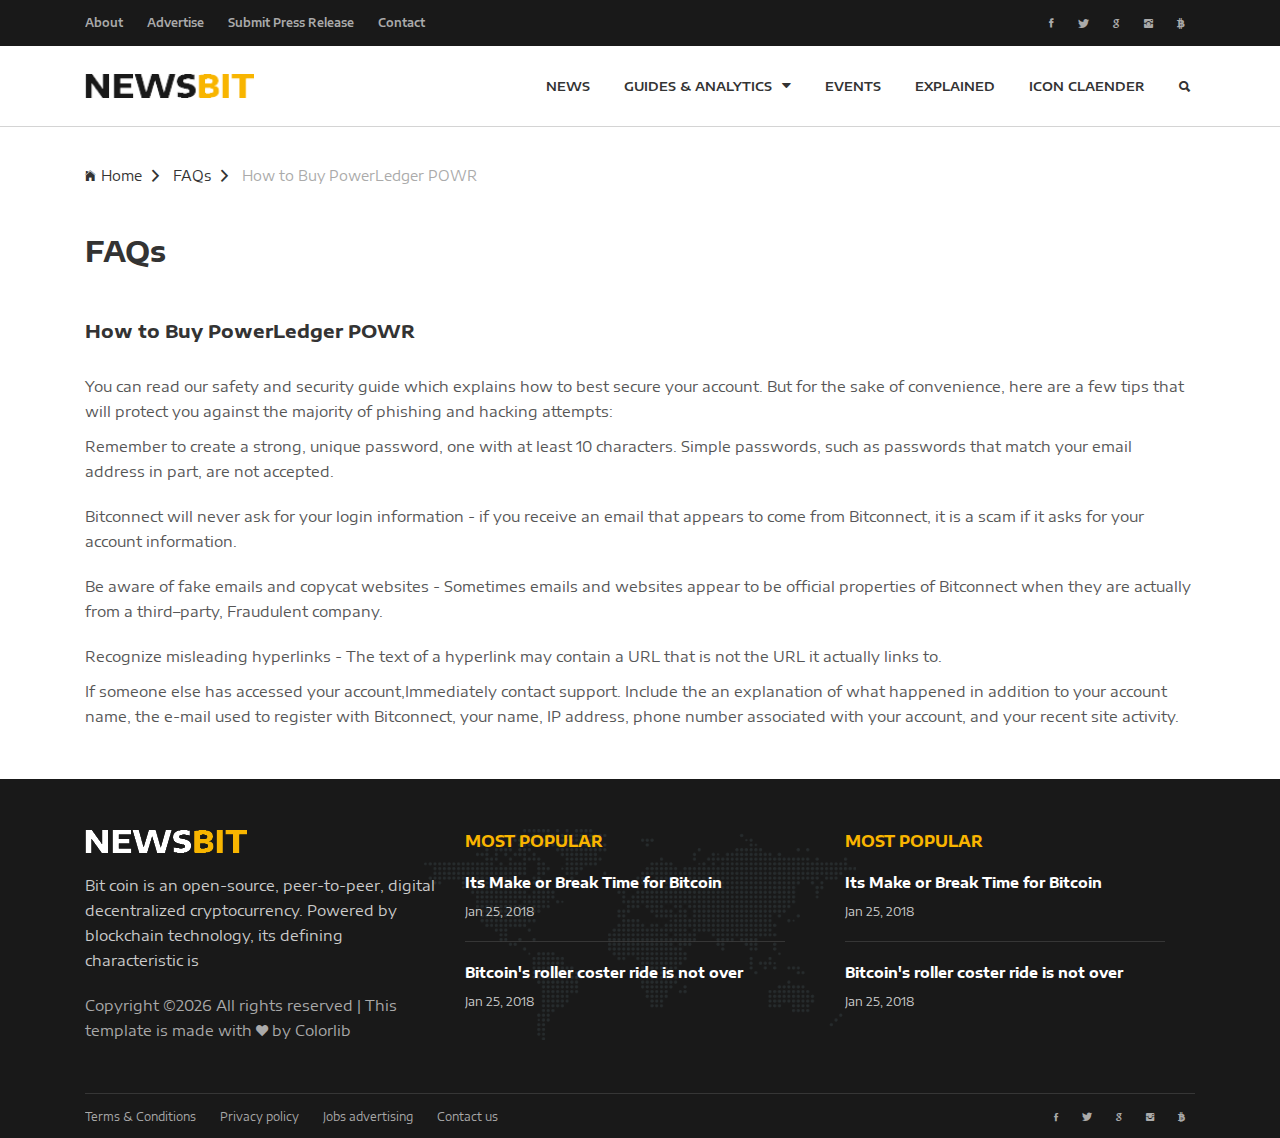
<file: 05_FAQs-single.html>
<!DOCTYPE HTML>
<html lang="en">
<head>
	<title>Newsbit</title>
	<meta http-equiv="X-UA-Compatible" content="IE=edge">
    <meta name="viewport" content="width=device-width, initial-scale=1">
	<meta charset="UTF-8">
	
	<!-- Font -->
	<link href="https://fonts.googleapis.com/css?family=Encode+Sans+Expanded:400,600,700" rel="stylesheet">
	
	<!-- Stylesheets -->
	
	<link href="plugin-frameworks/bootstrap.css" rel="stylesheet">
	
	<link href="fonts/ionicons.css" rel="stylesheet">
		
	<link href="common/styles.css" rel="stylesheet">
	
	
</head>
<body>
	
	<header>
		<div class="bg-191">
			<div class="container">	
				<div class="oflow-hidden color-ash font-9 text-sm-center ptb-sm-5">
				
					<ul class="float-left float-sm-none list-a-plr-10 list-a-plr-sm-5 list-a-ptb-15 list-a-ptb-sm-10">
						<li><a class="pl-0 pl-sm-10" href="#">About</a></li>
						<li><a href="#">Advertise</a></li>
						<li><a href="#">Submit Press Release</a></li>
						<li><a href="#">Contact</a></li>
					</ul>
					<ul class="float-right float-sm-none list-a-plr-10 list-a-plr-sm-5 list-a-ptb-15 list-a-ptb-sm-5">
						<li><a class="pl-0 pl-sm-10" href="#"><i class="ion-social-facebook"></i></a></li>
						<li><a href="#"><i class="ion-social-twitter"></i></a></li>
						<li><a href="#"><i class="ion-social-google"></i></a></li>
						<li><a href="#"><i class="ion-social-instagram"></i></a></li>
						<li><a href="#"><i class="ion-social-bitcoin"></i></a></li>
					</ul>
					
				</div><!-- top-menu -->
			</div><!-- container -->
		</div><!-- bg-191 -->
		
		<div class="container">
			<a class="logo" href="index.html"><img src="images/logo-black.png" alt="Logo"></a>
			
			<a class="right-area src-btn" href="#" >
				<i class="active src-icn ion-search"></i>
				<i class="close-icn ion-close"></i>
			</a>
			<div class="src-form">
				<form>
					<input type="text" placeholder="Search here">
					<button type="submit"><i class="ion-search"></i></a></button>
				</form>
			</div><!-- src-form -->
			
			
			<a class="menu-nav-icon" data-menu="#main-menu" href="#"><i class="ion-navicon"></i></a>
			
			<ul class="main-menu" id="main-menu">
				<li><a href="02_archive-page.html">NEWS</a></li>
				<li class="drop-down"><a href="03_single-post.html">GUIDES & ANALYTICS<i class="ion-arrow-down-b"></i></a>
					<ul class="drop-down-menu drop-down-inner">
						<li><a href="#">PAGE 1</a></li>
						<li><a href="#">PAGE 2</a></li>
					</ul>
				</li>
				<li><a href="04_FAQS.html">EVENTS</a></li>
				<li><a href="05_FAQS-single.html">EXPLAINED</a></li>
				<li><a href="06_contact-us.html">ICON CLAENDER</a></li>
			</ul>
			<div class="clearfix"></div>
		</div><!-- container -->
	</header>
	
	
	<section class="ptb-0">
		<div class="mb-30 brdr-ash-1 opacty-5"></div>
		<div class="container">
			<a class="mt-10" href="index.html"><i class="mr-5 ion-ios-home"></i>Home<i class="mlr-10 ion-chevron-right"></i></a>
			<a class="mt-10" href="04_FAQs.html">FAQs<i class="mlr-10 ion-chevron-right"></i></a>
			<a class="color-ash mt-10" href="04_FAQs-single.html">How to Buy PowerLedger POWR</a>
		</div><!-- container -->
	</section>
	
	
	<section>
		<div class="container">
			<h2 class="mb-50"><b>FAQs</b></h2>
			<h4><b>How to Buy PowerLedger POWR</b></h4>
			
			<p class="pt-30">You can read our safety and security guide which explains how to best secure your account. 
				But for the sake of convenience, here are a few tips that will protect you against the majority 
				of phishing and hacking attempts:</p>
			<p class="ptb-10">Remember to create a strong, unique password, one with at least 10 characters. Simple passwords, 
				such as passwords that match your email address in part, are not accepted.</p>
			<p class="ptb-10">Bitconnect will never ask for your login information - if you receive an email that appears to 
				come from Bitconnect, it is a scam if it asks for your account information.</p>
			<p class="ptb-10">Be aware of fake emails and copycat websites - Sometimes emails and websites appear to be official 
				properties of Bitconnect when they are actually from a third–party, Fraudulent company.</p>
			<p class="ptb-10">Recognize misleading hyperlinks - The text of a hyperlink may contain a URL that is not the URL it
				actually links to.</p>
			<p>If someone else has accessed your account,Immediately contact support. Include the an explanation
				of what happened in addition to your account name, the e-mail used to register with Bitconnect, your name,
				IP address, phone number associated with your account, and your recent site activity.</p>
						
		</div><!-- container -->
	</section>
	
	
	
	<footer class="bg-191 color-ccc">
		
		<div class="container">
			<div class="pt-50 pb-20 pos-relative">
				<div class="abs-tblr pt-50 z--1 text-center">
					<div class="h-80 pos-relative"><img class="opacty-1 h-100 w-auto" src="images/map.png" alt=""></div>
				</div>
				<div class="row">
				
					<div class="col-sm-4">
						<div class="mb-30">
							<a href="#"><img src="images/logo-white.png"></a>
							<p class="mtb-20 color-ccc">Bit coin is an open-source, peer-to-peer, digital decentralized cryptocurrency.
							Powered by blockchain technology, its defining characteristic is</p>
							<p class="color-ash"><!-- Link back to Colorlib can't be removed. Template is licensed under CC BY 3.0. -->
Copyright &copy;<script>document.write(new Date().getFullYear());</script> All rights reserved | This template is made with <i class="ion-heart" aria-hidden="true"></i> by <a href="https://colorlib.com" target="_blank">Colorlib</a>
<!-- Link back to Colorlib can't be removed. Template is licensed under CC BY 3.0. -->
</p>
						</div><!-- mb-30 -->
					</div><!-- col-md-4 -->
					
					<div class="col-sm-4">
						<div class="mb-30">
							<h5 class="color-primary mb-20"><b>MOST POPULAR</b></h5>
							<div class="mb-20">
								<a class="color-white" href="#"><b>Its Make or Break Time for Bitcoin</b></a>
								<h6 class="mt-10">Jan 25, 2018</h6>
							</div>
							<div class="brdr-ash-1 opacty-2 mr-30"></div>
							<div class="mt-20">
								<a class="color-white" href="#"><b>Bitcoin's roller coster ride is not over</b></a>
								<h6 class="mt-10">Jan 25, 2018</h6>
							</div>
						</div><!-- mb-30 -->
					</div><!-- col-md-4 -->
					
					<div class="col-sm-4">
						<div class="mb-30">
							<h5 class="color-primary mb-20"><b>MOST POPULAR</b></h5>
							<div class="mb-20">
								<a class="color-white" href="#"><b>Its Make or Break Time for Bitcoin</b></a>
								<h6 class="mt-10">Jan 25, 2018</h6>
							</div>
							<div class="brdr-ash-1 opacty-2 mr-30"></div>
							<div class="mt-20">
								<a class="color-white" href="#"><b>Bitcoin's roller coster ride is not over</b></a>
								<h6 class="mt-10">Jan 25, 2018</h6>
							</div>
						</div><!-- mb-30 -->
					</div><!-- col-md-4 -->
					
				</div><!-- row -->
			</div><!-- ptb-50 -->
			
			<div class="brdr-ash-1 opacty-2"></div>
			
			<div class="oflow-hidden color-ash font-9 text-sm-center ptb-sm-5">
			
				<ul class="float-left float-sm-none list-a-plr-10 list-a-plr-sm-5 list-a-ptb-15 list-a-ptb-sm-10">
					<li><a class="pl-0 pl-sm-10" href="#">Terms & Conditions</a></li>
					<li><a href="#">Privacy policy</a></li>
					<li><a href="#">Jobs advertising</a></li>
					<li><a href="#">Contact us</a></li>
				</ul>
				<ul class="float-right float-sm-none list-a-plr-10 list-a-plr-sm-5 list-a-ptb-15 list-a-ptb-sm-5">
					<li><a class="pl-0 pl-sm-10" href="#"><i class="ion-social-facebook"></i></a></li>
					<li><a href="#"><i class="ion-social-twitter"></i></a></li>
					<li><a href="#"><i class="ion-social-google"></i></a></li>
					<li><a href="#"><i class="ion-social-instagram"></i></a></li>
					<li><a href="#"><i class="ion-social-bitcoin"></i></a></li>
				</ul>
				
			</div><!-- oflow-hidden -->
		</div><!-- container -->
	</footer>
	
	<!-- SCIPTS -->
	
	<script src="plugin-frameworks/jquery-3.2.1.min.js"></script>
	
	<script src="plugin-frameworks/tether.min.js"></script>
	
	<script src="plugin-frameworks/bootstrap.js"></script>
	
	<script src="common/scripts.js"></script>
	
</body>
</html>
</file>
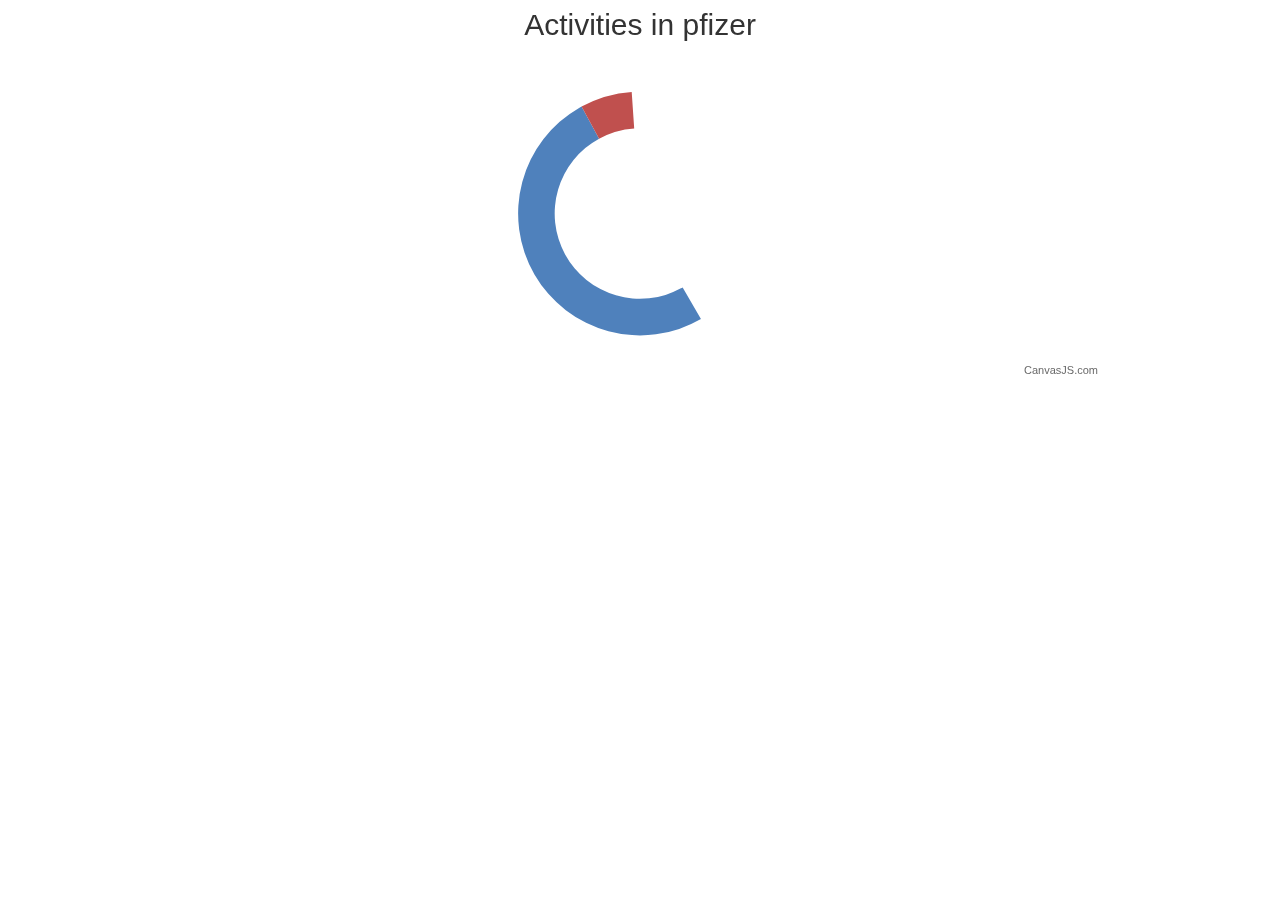
<file: activity_ratio_graph.html>
<!DOCTYPE HTML>
<html>
<head>  
<meta charset="UTF-8">
<script>
window.onload = function () {

var chart = new CanvasJS.Chart("chartContainer", {
	animationEnabled: true,
	title:{
		text: "Activities in pfizer",
		horizontalAlign: "center"
	},
	data: [{
		type: "doughnut",
		startAngle: 60,
		//innerRadius: 60,
		indexLabelFontSize: 17,
		indexLabel: "{label} - #percent%",
		toolTipContent: "<b>{label}:</b> {y} (#percent%)",
		dataPoints: [
			{ y: 67, label: "Manufacturing and operations" },
			{ y: 28, label: "Sales and Marketing" },
			{ y: 15, label: "Drug discovery and research" },
			{ y: 7, label: "Clinical and pharmacovigilance"},
			{ y: 10, label: "Supply chain and distribution"},
			{ y: 6, label: "Drug Testing"}
		]
	}]
});
chart.render();

}
</script>
</head>
<body>
<div id="chartContainer" style="height: 370px; max-width: 920px; margin: 0px auto;"></div>
<script src="./canvasjs.min.js"></script>
</body>
</html>
</file>
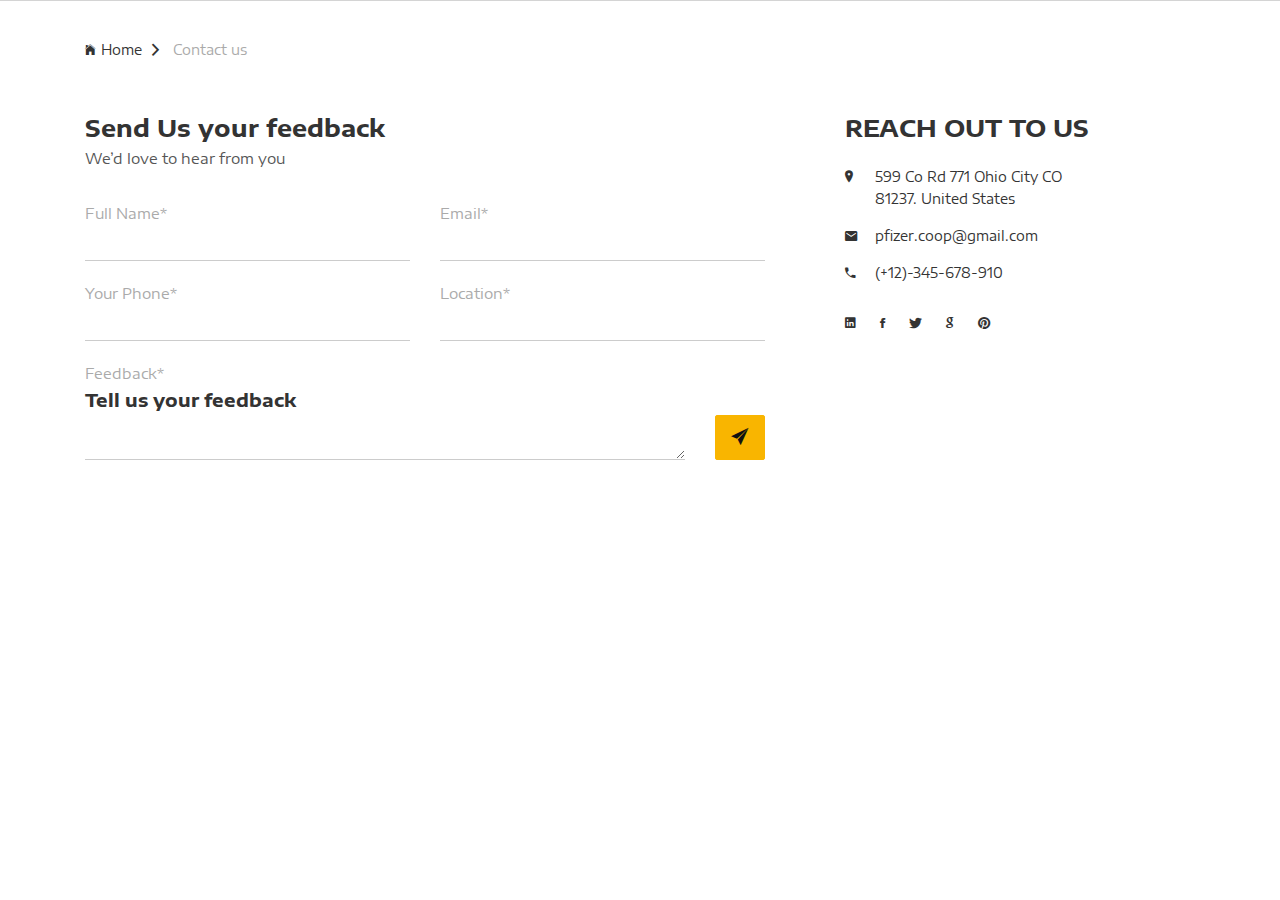
<file: contact_us.html>
<!DOCTYPE HTML>
<html lang="en">
<head>
	<title>contact us</title>
	<meta http-equiv="X-UA-Compatible" content="IE=edge">
    <meta name="viewport" content="width=device-width, initial-scale=1">
	<meta charset="UTF-8">
	
	<!-- Font -->
	<link href="https://fonts.googleapis.com/css?family=Encode+Sans+Expanded:400,600,700" rel="stylesheet">
	
	<!-- Stylesheets -->
	
	<link href="plugin-frameworks/bootstrap.css" rel="stylesheet">
	
	<link href="fonts/ionicons.css" rel="stylesheet">
		
	<link href="common/styles.css" rel="stylesheet">
	
	
</head>
<body>
	
	
	<section class="ptb-0">
		<div class="mb-30 brdr-ash-1 opacty-5"></div>
		<div class="container">
			<a class="mt-10" href="index.html"><i class="mr-5 ion-ios-home"></i>Home<i class="mlr-10 ion-chevron-right"></i></a>
			<a class="color-ash mt-10" href="06_contact-us.html">Contact us</a>
		</div><!-- container -->
	</section>
	
	
	<section>
		<div class="container">
			<div class="row">
			<div class="col-sm-12 col-md-8">
					<h3><b>Send Us your feedback</b></h3>
					<p class="mb-30 mr-100 mr-sm-0">We’d love to hear from you</p>
					<form  method="post" action="setfeedback.php" class="form-block form-bold form-mb-20 form-h-35 form-brdr-b-grey pr-50 pr-sm-0">
						<div class="row">
						
							<div class="col-sm-6">
								<p class="color-ash">Full Name*</p>
								<div class="pos-relative">
									<input class="pr-20" type="text" id="name" name="name">
									
								</div><!-- pos-relative -->
							</div><!-- col-sm-6 -->
							
							<div class="col-sm-6">							
								<p class="color-ash">Email*</p>
								<div class="pos-relative">
									<input class="pr-20" type="email" id="email" name="email">
									<i class="dplay-none abs-tbr lh-35 font-13 color-green ion-android-done"></i>
								</div><!-- pos-relative -->
							</div><!-- col-sm-6 -->
							
							<div class="col-sm-6">	
								<p class="color-ash">Your Phone*</p>
								<div class="pos-relative">
									<input class="pr-20" type="text" id="phone" name="phone">
									<i class="dplay-none abs-tbr lh-35 font-13 color-green ion-android-done"></i>
								</div><!-- pos-relative -->
							</div><!-- col-sm-6 -->
							
							<div class="col-sm-6">	
								<p class="color-ash">Location*</p>
								<div class="pos-relative">
									<input class="pr-20" type="text" id="location" name="location">
									<i class="dplay-none abs-tbr lh-35 font-13 color-green ion-android-done"></i>
								</div><!-- pos-relative -->
							</div><!-- col-sm-6 -->
							
							<div class="col-sm-12">
								<div class="pos-relative pr-80">
									<p class="color-ash">Feedback*</p>
									<h4><b>Tell us your feedback</b></h4>
									<textarea class="mb-0" id = "feedback" name="feedback"></textarea>
									<button class="abs-br font-20 plr-15 btn-fill-primary" type="submit"><i class="ion-ios-paperplane"></i></button>
								</div><!-- pos-relative -->
							</div><!-- col-sm-6 -->
							
						</div><!-- row -->
						
					</form>
					
				</div><!-- col-md-6 -->
			
				<div class="col-sm-12 col-md-4">
					<h3 class="mb-20 mt-sm-50"><b>REACH OUT TO US</b></h3>
					
					<ul class="font-11 list-relative list-li-pl-30 list-block list-li-mb-15">
						<li><i class="abs-tl ion-ios-location"></i>599 Co Rd 771 Ohio City CO <br/>81237. United States</li>
						<li><i class="abs-tl ion-android-mail"></i>pfizer.coop@gmail.com</li>
						<li><i class="abs-tl ion-android-call"></i>(+12)-345-678-910</li>
					</ul>
					<ul class="font-11  list-a-plr-10 list-a-plr-sm-5 list-a-ptb-15 list-a-ptb-sm-5">
						<li><a class="pl-0" href="#"><i class="ion-social-linkedin"></i></a></li>
						<li><a href="#"><i class="ion-social-facebook"></i></a></li>
						<li><a href="#"><i class="ion-social-twitter"></i></a></li>
						<li><a href="#"><i class="ion-social-google"></i></a></li>
						<li><a href="#"><i class="ion-social-pinterest"></i></a></li>
					</ul>
				
				</div><!-- col-md-6 -->
			</div><!-- row -->
		</div><!-- container -->
	</section>
	
	
	
	<!-- SCIPTS -->
	
	<script src="plugin-frameworks/jquery-3.2.1.min.js"></script>
	
	<script src="plugin-frameworks/tether.min.js"></script>
	
	<script src="plugin-frameworks/bootstrap.js"></script>
	
	<script src="common/scripts.js"></script>
	
</body>
</html>
</file>
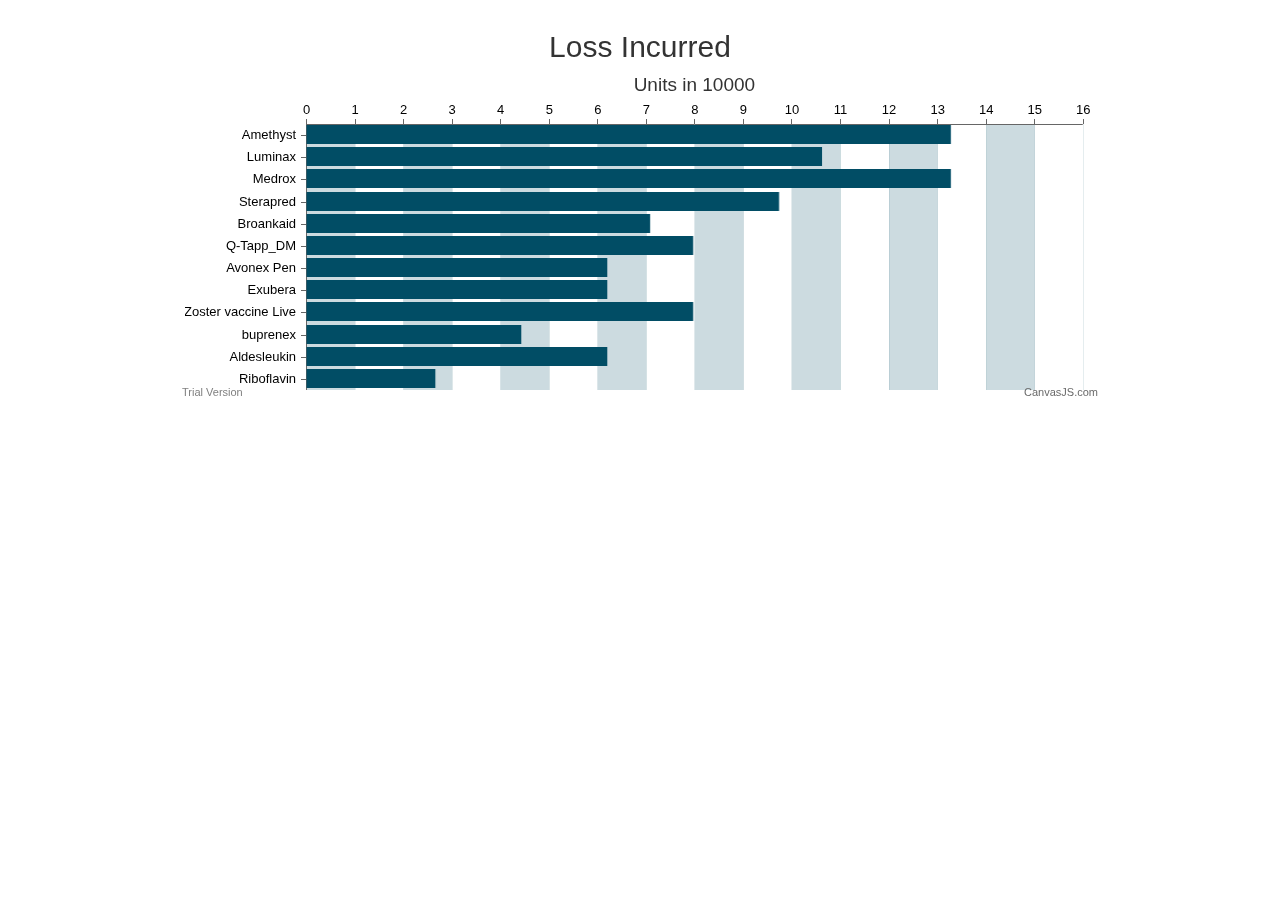
<file: loss_incurred_bar.html>
<!DOCTYPE HTML>
<html>
<head>  
<meta charset="UTF-8">
<script>
window.onload = function () {
	
var chart = new CanvasJS.Chart("chartContainer", {
	animationEnabled: true,
	
	title:{
		text:"Loss Incurred"
	},
	axisX:{
		interval: 1
	},
	axisY2:{
		interlacedColor: "rgba(1,77,101,.2)",
		gridColor: "rgba(1,77,101,.1)",
		title: "Units in 10000"
	},
	data: [{
		type: "bar",
		name: "Drugs",
		axisYType: "secondary",
		color: "#014D65",
		dataPoints: [
			{ y: 3, label: "Riboflavin" },
			{ y: 7, label: "Aldesleukin" },
			{ y: 5, label: "buprenex" },
			{ y: 9, label: "Zoster vaccine Live" },
			{ y: 7, label: "Exubera" },
			{ y: 7, label: "Avonex Pen" },
			{ y: 9, label: "Q-Tapp_DM" },
			{ y: 8, label: "Broankaid" },
			{ y: 11, label: "Sterapred" },
			{ y: 15, label: "Medrox" },
			{ y: 12, label: "Luminax" },
			{ y: 15, label: "Amethyst" },
			
		]
	}]
});
chart.render();

}
</script>
</head>
<body>
<div id="chartContainer" style="height: 370px; max-width: 920px; margin: 30px auto;"></div>
<script src="./canvasjs.min.js"></script>
</body>
</html>
</file>
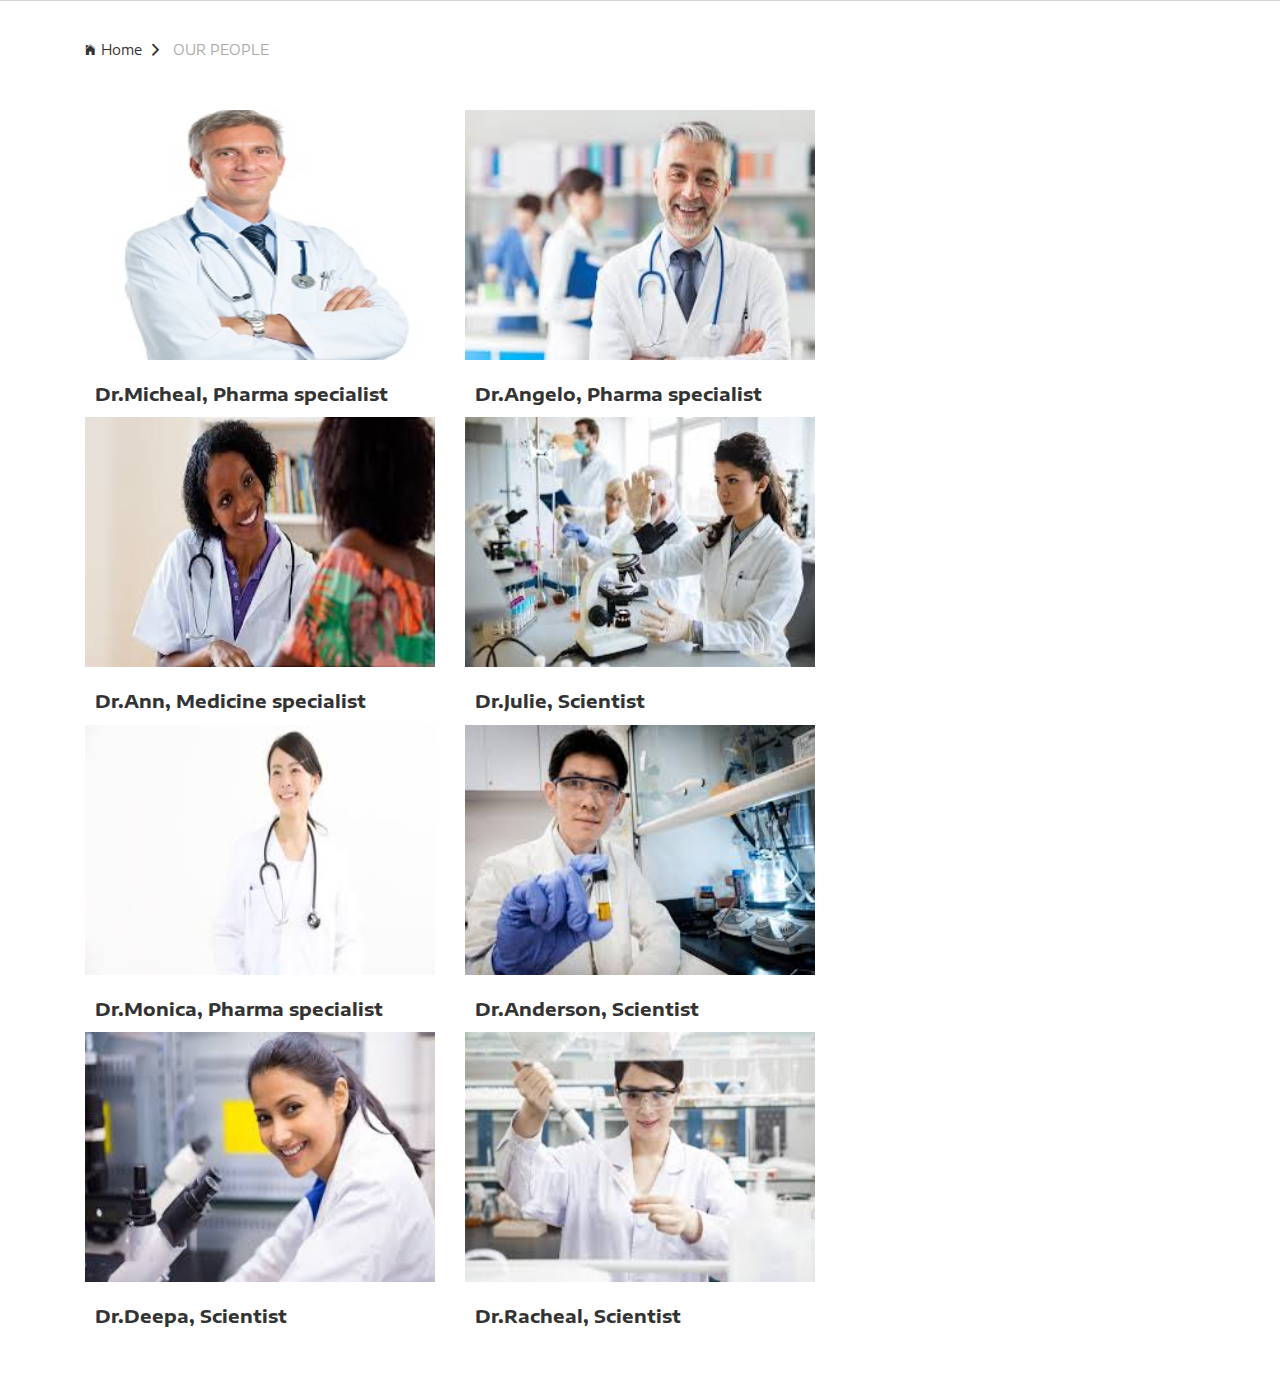
<file: our_people.html>
<!DOCTYPE HTML>
<html lang="en">
<head>
	<title>Our people</title>
	<meta http-equiv="X-UA-Compatible" content="IE=edge">
    <meta name="viewport" content="width=device-width, initial-scale=1">
	<meta charset="UTF-8">
	
	<!-- Font -->
	<link href="https://fonts.googleapis.com/css?family=Encode+Sans+Expanded:400,600,700" rel="stylesheet">
	
	<!-- Stylesheets -->
	
	<link href="plugin-frameworks/bootstrap.css" rel="stylesheet">
	
	<link href="fonts/ionicons.css" rel="stylesheet">
	
		
	<link href="common/styles.css" rel="stylesheet">
	
	
</head>
<body>
	
	
	
	<section class="ptb-0">
		<div class="mb-30 brdr-ash-1 opacty-5"></div>
		<div class="container">
			<a class="mt-10" href="index.html"><i class="mr-5 ion-ios-home"></i>Home<i class="mlr-10 ion-chevron-right"></i></a>
			<a class="mt-10 color-ash" href="our_people.html">OUR PEOPLE</a>
		</div><!-- container -->
	</section>
	
	<section>
		<div class="container">
			<div class="row">
			
				<div class="col-md-12 col-lg-8">
					
					<div class="row">
					
						<div class="col-sm-6">
							<img src="images1/p1.jpg" alt="" width="400px" height="250px">
							<h4 class="pt-20" style="padding: 10px"><a href="#"><b>Dr.Micheal, Pharma specialist<br/></b></a></h4>
							
						</div><!-- col-sm-6 -->
						
						<div class="col-sm-6">
							<img src="images1/p2.jpg" alt="" width="400px" height="250px">
							<h4 class="pt-20" style="padding: 10px"><a href="#"><b>Dr.Angelo, Pharma specialist<br/></b></a></h4>
							
						</div><!-- col-sm-6 -->
						
						<div class="col-sm-6">
							<img src="images1/p4.jpg" alt="" width="400px" height="250px">
							<h4 class="pt-20" style="padding: 10px"><a href="#"><b>Dr.Ann, Medicine specialist<br/></b></a></h4>
							
						</div><!-- col-sm-6 -->
						
						<div class="col-sm-6">
							<img src="images1/p5.jpg" alt="" width="400px" height="250px">
							<h4 class="pt-20" style="padding: 10px"><a href="#"><b>Dr.Julie, Scientist<br/></b></a></h4>
							
						</div><!-- col-sm-6 -->
						
						<div class="col-sm-6">
							<img src="images1/p3.jpg" alt="" width="400px" height="250px">
							<h4 class="pt-20" style="padding: 10px"><a href="#"><b>Dr.Monica, Pharma specialist<br/></b></a></h4>
							
						</div><!-- col-sm-6 -->
						
						<div class="col-sm-6">
							<img src="images1/p6.jpg" alt="" width="400px" height="250px">
							<h4 class="pt-20" style="padding: 10px"><a href="#"><b>Dr.Anderson, Scientist<br/></b></a></h4>
							
						</div><!-- col-sm-6 -->
						
						<div class="col-sm-6">
							<img src="images1/p7.jpg" alt="" width="400px" height="250px">
							<h4 class="pt-20" style="padding: 10px"><a href="#"><b>Dr.Deepa, Scientist<br/></b></a></h4>
							
						</div><!-- col-sm-6 -->
						
						<div class="col-sm-6">
							<img src="images1/p8.jpg" alt="" width="400px" height="250px">
							<h4 class="pt-20" style="padding: 10px"><a href="#"><b>Dr.Racheal, Scientist<br/></b></a></h4>
							
						</div><!-- col-sm-6 -->
						
					</div><!-- row -->
					
				</div><!-- col-md-9 -->
				
				<div class="d-none d-md-block d-lg-none col-md-3"></div>
				</div><!-- col-md-3 -->
				
			</div><!-- row -->
		</div><!-- container -->
	</section>
	
	
	
	<!-- SCIPTS -->
	
	<script src="plugin-frameworks/jquery-3.2.1.min.js"></script>
	
	<script src="plugin-frameworks/tether.min.js"></script>
	
	<script src="plugin-frameworks/bootstrap.js"></script>
	
	<script src="common/scripts.js"></script>
	
</body>
</html>
</file>
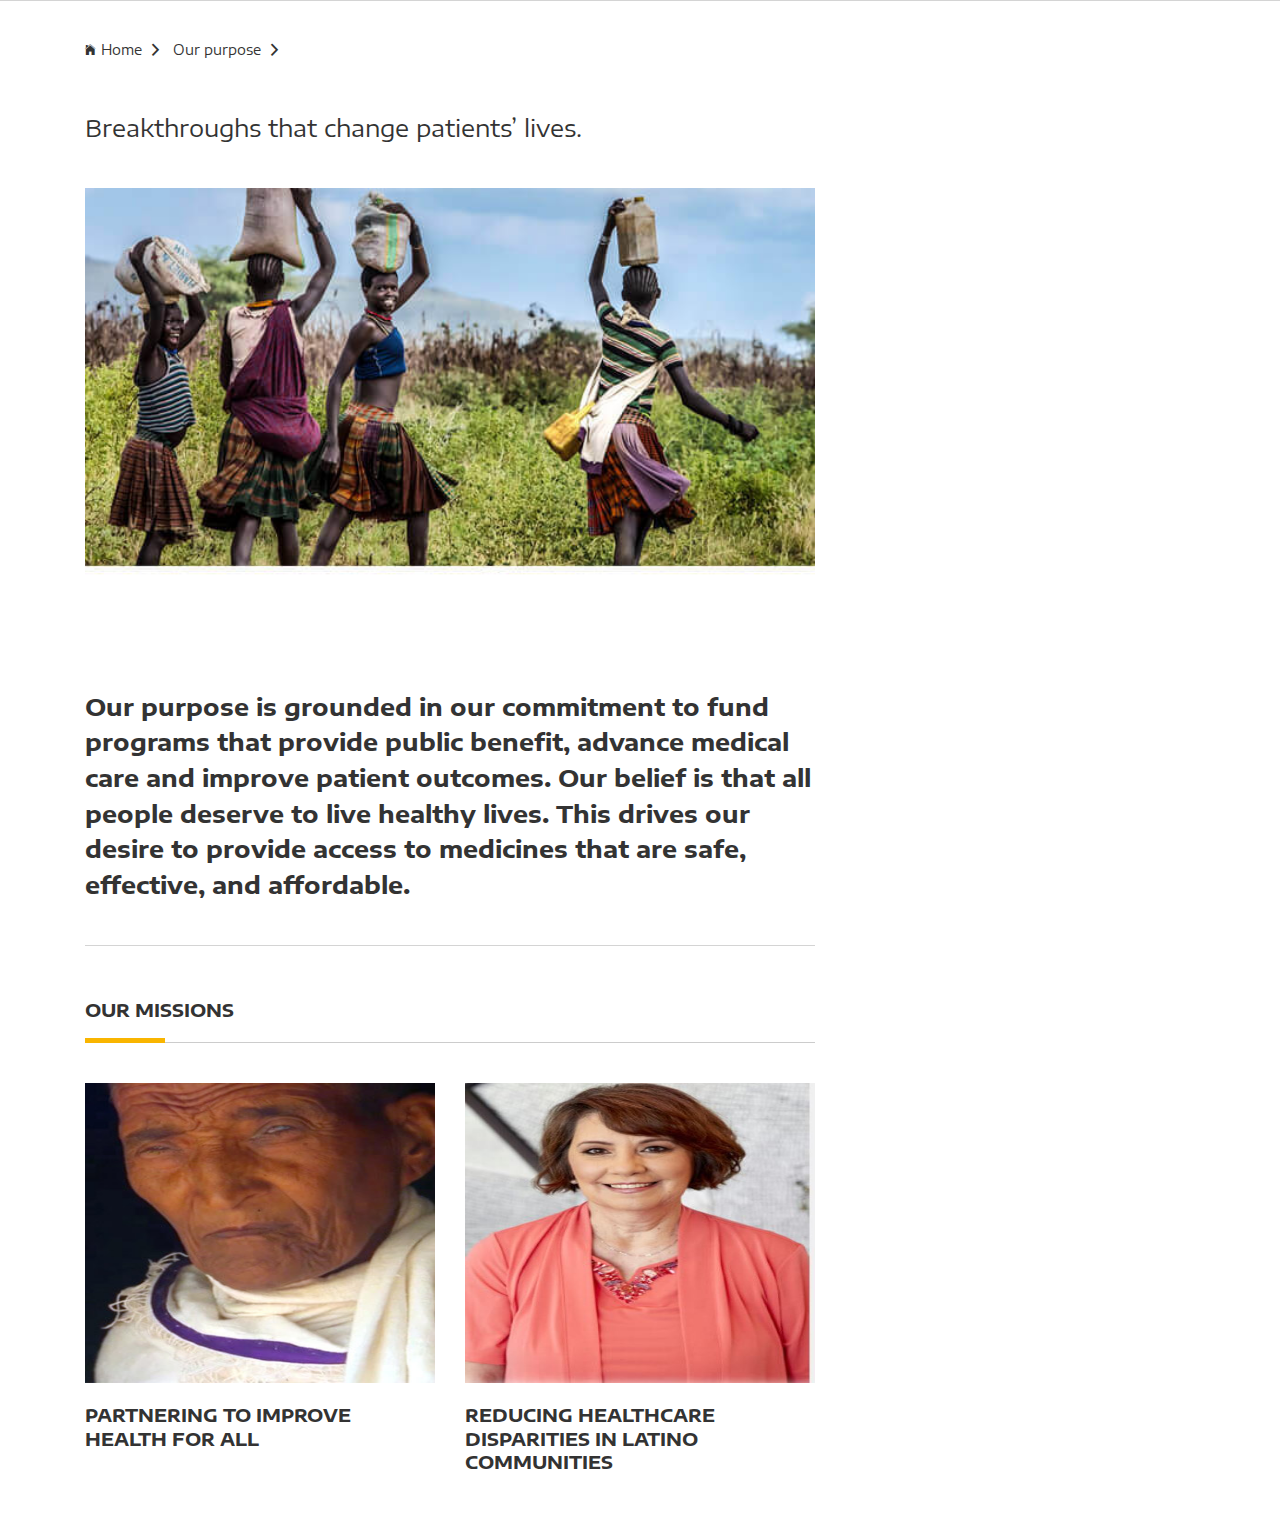
<file: our_purpose.html>
<!DOCTYPE HTML>
<html lang="en">
<head>
	<title>Our purpose</title>
	<meta http-equiv="X-UA-Compatible" content="IE=edge">
    <meta name="viewport" content="width=device-width, initial-scale=1">
	<meta charset="UTF-8">
	
	<!-- Font -->
	<link href="https://fonts.googleapis.com/css?family=Encode+Sans+Expanded:400,600,700" rel="stylesheet">
	
	<!-- Stylesheets -->
	
	<link href="plugin-frameworks/bootstrap.css" rel="stylesheet">
	
	<link href="fonts/ionicons.css" rel="stylesheet">
		
	<link href="common/styles.css" rel="stylesheet">
	
	
</head>
<body>
	
	
	
	<section class="ptb-0">
		<div class="mb-30 brdr-ash-1 opacty-5"></div>
		<div class="container">
			<a class="mt-10" href="index.html"><i class="mr-5 ion-ios-home"></i>Home<i class="mlr-10 ion-chevron-right"></i></a>
			<a class="mt-10" href="our_purpose.html">Our purpose<i class="mlr-10 ion-chevron-right"></i></a>
			</div><!-- container -->
	</section>
	
	
	<section>
		<div class="container">
			<h3>Breakthroughs that change patients’ lives.</h3><br><br>
			<div class="row">
			
				<div class="col-md-12 col-lg-8">
					<img src="images1/purpose1.jpg" alt="">
					<h3 class="mt-30"><b>Our purpose is grounded in our commitment to fund programs that provide public benefit, advance medical care and improve patient outcomes. Our belief is that all people deserve to live healthy lives. This drives our desire to provide access to medicines that are safe, effective, and affordable.</b></h3>
					<br><br>
					
					<div class="brdr-ash-1 opacty-5"></div>
					
					<h4 class="p-title mt-50"><b>OUR MISSIONS</b></h4>
					<div class="row">
					
						<div class="col-sm-6">
							<img src="images1/purpose2.jpg" alt="" height="300px" width="450px">
							<h4 class="pt-20"><a href="#"><b>PARTNERING TO IMPROVE HEALTH FOR ALL</b></a></h4>
						</div><!-- col-sm-6 -->
						
						<div class="col-sm-6">
							<img src="images1/purpose3.jpg" alt="" height="300px" width="450px">
							<h4 class="pt-20"><a href="#"><b>REDUCING HEALTHCARE DISPARITIES IN LATINO COMMUNITIES</b></a></h4>
							
						</div><!-- col-sm-6 -->
						
					</div><!-- row -->
					
					
	
	<!-- SCIPTS -->
	
	<script src="plugin-frameworks/jquery-3.2.1.min.js"></script>
	
	<script src="plugin-frameworks/tether.min.js"></script>
	
	<script src="plugin-frameworks/bootstrap.js"></script>
	
	<script src="common/scripts.js"></script>
	
</body>
</html>
</file>
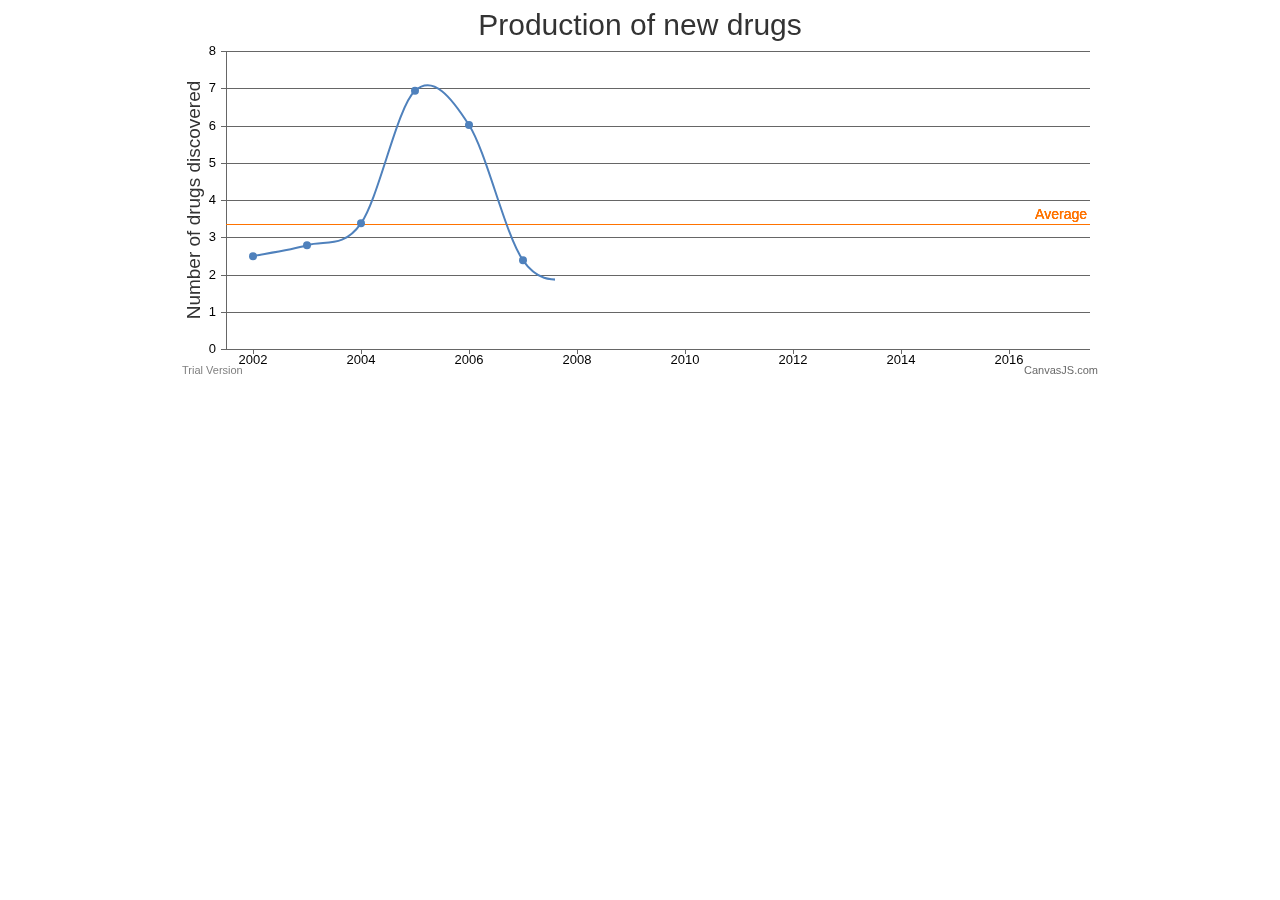
<file: production_time_series_graph.html>
<!DOCTYPE HTML>
<html>
<head>  
<meta charset="UTF-8">
<script>
window.onload = function () {

var chart = new CanvasJS.Chart("chartContainer", {
	animationEnabled: true,  
	title:{
		text: "Production of new drugs"
	},
	axisY: {
		title: "Number of drugs discovered",
		valueFormatString: "#0,,.",
		suffix: "",
		stripLines: [{
			value: 3366500,
			label: "Average"
		}]
	},
	data: [{
		yValueFormatString: "#,### Units",
		xValueFormatString: "YYYY",
		type: "spline",
		dataPoints: [
			{x: new Date(2002, 0), y: 2506000},
			{x: new Date(2003, 0), y: 2798000},
			{x: new Date(2004, 0), y: 3386000},
			{x: new Date(2005, 0), y: 6944000},
			{x: new Date(2006, 0), y: 6026000},
			{x: new Date(2007, 0), y: 2394000},
			{x: new Date(2008, 0), y: 1872000},
			{x: new Date(2009, 0), y: 2140000},
			{x: new Date(2010, 0), y: 7289000},
			{x: new Date(2011, 0), y: 4830000},
			{x: new Date(2012, 0), y: 2009000},
			{x: new Date(2013, 0), y: 2840000},
			{x: new Date(2014, 0), y: 2396000},
			{x: new Date(2015, 0), y: 1613000},
			{x: new Date(2016, 0), y: 2821000},
			{x: new Date(2017, 0), y: 2000000}
		]
	}]
});
chart.render();

}
</script>
</head>
<body>
<div id="chartContainer" style="height: 370px; max-width: 920px; margin: 0px auto;"></div>
<script src="./canvasjs.min.js"></script>
</body>
</html>
</file>
<file: common/styles.css>
/*
====================================================

* 	[Master Stylesheet]
	
	Theme Name :  
	Version    :  
	Author     :  
	Author URI : 

====================================================

	TOC
	
	1. PRIMARY STYLES
	2. COMMONS FOR PAGE DESIGN
	3. HEADER
	4. INTRO SECTION
	5. PORFOLIO SECTION
	6. ABOUT SECTION
	7. EXPERIENCE SECTION
	8. EDUCATION SECTION
	9. COUNTER SECTION
	10. FOOTER

====================================================


/* ---------------------------------
1. PRIMARY STYLES
--------------------------------- */

html{ font-size: 100%; overflow-x: hidden; width: 100%; margin: 0px;  padding: 0px; touch-action: manipulation; }


body{ font-size: 14px; font-family: 'Encode Sans Expanded', sans-serif; width: 100%; height: 100%; margin: 0; font-weight: 400;
	-webkit-font-smoothing: antialiased; -moz-osx-font-smoothing: grayscale; word-wrap: break-word; 
	overflow-x: hidden; color: #333; }

h1, h2, h3, h4, h5, h6, p, a, ul, span, li, img, inpot, button{ margin: 0; padding: 0; }

h1,h2,h3,h4,h5,h6{ line-height: 1.5; font-weight: inherit; }

h1,h2,h3{ font-family: 'Encode Sans Expanded', sans-serif; }

p{ line-height: 1.7; font-size: 1.05em; font-weight: 400; color: #555; }

h1{ font-size: 4em; line-height: 1; }
h2{ font-size: 2em; line-height: 1.1; }
h3{ font-size: 1.7em; }
h4{ font-size: 1.3em; }
h5{ font-size: 1.1em; }
h6{ font-size: .85em; }

a, button{ display: inline-block; text-decoration: none; color: inherit; line-height: 1.3; 
	-webkit-transition: all .25s ease-in-out; transition: all .25s ease-in-out; }

a:focus, a:active, a:hover,
button:focus, button:active, button:hover,
a b.light-color:hover{ text-decoration: none; color: #F9B500; }

b{ font-weight: 700; }

img{ width: 100%; }

li{ list-style: none; display: inline-block; line-height: 1.6; font-size: .9em; }

span{ display: inline-block; }

button{ outline: 0; border: 0; background: none; cursor: pointer; }

.icon{ font-size: 1.1em; display: inline-block; line-height: inherit; }

[class^="icon-"]:before, [class*=" icon-"]:before{ line-height: inherit; }

b.max-bold{ font-weight: 700; }

input:focus,
textarea:focus{ outline-color: #F9B500; }

::placeholder { color: #ccc; }
:-ms-input-placeholder { color: #ccc; }
::-ms-input-placeholder { color: #ccc; }


/* RESPONSIVE */

@media only screen and (max-width: 767px) {
	
	p{ line-height: 1.4; }

	h1{ font-size: 3.8em; }
	h2{ font-size: 2em; }
	h3{ font-size: 1.6em; }
	h4{ font-size: 1.3em; }
	
}

@media only screen and (max-width: 575px) {

	body{ font-size: 14px; }
	
}



/* ---------------------------------
3. HEADER
--------------------------------- */

header{ position: relative; text-align: center; z-index: 1000; font-weight: 600; }

header i{ font-size: 1.1em; }


/* BOTTOM HEADER */

header:after{ content:''; clear: both; }

header .logo{ float: left; height: 24px; margin: 28px 0; }

header .logo img{ height: 100%; width: auto; }


header .main-menu{ float: right; }

header ul.main-menu > li > a{ height: 100%; line-height: 80px; padding: 0px 15px; }


/* SEARCH AREA */

header .right-area{ float: right; height: 100%; line-height: 70px; margin-left: 15px; padding: 5px; }

header .src-icn,
header .close-icn{ display: none; }

header .src-icn.active,
header .close-icn.active{ display: block; }

header .src-form{ position: absolute; top: 0px; bottom: 0px; left: 15px; right: 45px; z-index: 1; 
	max-width: 0; overflow: hidden; -webkit-transition: all .2s; transition: all .2s; }

header .src-form.active{ max-width: 3000px;  }


header .src-form form{ height: 100%; }

header .src-form input{ display: block; width: 100%; height: 100%; padding: 0 15px 0 75px; font-size: 1.4em; border: 0px solid #ccc; 
	background: #f7f5f8; outline: 0; -webkit-transition: all .0s; transition: all .0s; }

header .src-form input:focus{ background: #f1f2f1; }

header .src-form button{ position: absolute; top: 0; bottom: 0; left: 0; width: 60px; background: #eee; }




/* HAMBURGER ICON */

header .menu-nav-icon{ display: inline-block; font-size: 30px; line-height: 60px; display: none; cursor: pointer; }

	
/* DROPDOWN MENU STYLING */

header .main-menu li.drop-down{ position: relative; text-align: left; }

header .main-menu li.drop-down > ul.drop-down-menu{ display: none; position: absolute; top: 60px; 
	left: 0; min-width: 180px; box-shadow: 0px 3px 10px rgba(0,0,0,.3); background: #fff; }

header .main-menu li.drop-down > ul.drop-down-menu li{ display: block; border-top: 1px solid #ddd; }

header .main-menu li.drop-down > ul.drop-down-menu li > a{ display: block; padding: 17px 20px; }

header .main-menu li i{margin-left: 10px; }


/* DROPDOWN HOVER */

header .main-menu li.drop-down a.mouseover + ul.drop-down-menu{ display: block; 
	animation: full-opacity-anim .2s forwards; }


@keyframes full-opacity-anim{
	0%{ opacity: 0; }
	100%{ opacity: 1; }
}



/* RESPONSIVE */

@media only screen and (max-width: 992px) {
	
	header .logo{ height: 16px; margin: 32px 0; }
	
	header ul.main-menu > li > a{ padding: 0 5px; }
}


@media only screen and (max-width: 767px) {
	
	header .logo{ height: 16px; margin: 22px 0; }
	
	header .right-area{ line-height: 50px; }
	
	
	/* MAIN MENU */
	
	header .main-menu{ display: none; position: absolute; top: 60px; left: 0; right: 0; float: none; 
		opacity: 0; z-index: 1; height: auto; text-align: left; background: #fff; }
	
	header .main-menu.visible-menu{ display: block; box-shadow: 0 4px 20px -10px rgba(0,0,0,.4); 
		animation: full-opacity-anim .2s forwards ease; }
	
	@keyframes full-opacity-anim{
		
		100%{ opacity: 1; }
		
	}
	
	header .main-menu > li{ display: block; }
	
	header ul.main-menu > li > a{ display: block; height: auto; line-height: 1; padding: 15px; border-top: 1px solid #eee; }
		
	
	/* HAMBURGER ICON */

	
	header  .menu-nav-icon{ display: block; }
	
	
	/* DROPDOWN  */
	
	header .main-menu li.drop-down > ul.drop-down-menu{ position: static; box-shadow: none; }
	
	header .main-menu li.drop-down > ul.drop-down-menu li{ border-top: 1px solid #eee; }
	header .main-menu li.drop-down > ul.drop-down-inner li:first-child{ border-top: 1px solid #ddd; }
	
	/* DROPDOWN HOVER */
	
	header .main-menu li.drop-down > ul.drop-down-menu li a{ padding-left: 25px; }
	
	header .main-menu li.drop-down > ul.drop-down-inner li a{ padding-left: 35px; }
	
}

@media only screen and (max-width: 575px) {

	header ul.main-menu > li > a{ padding: 15px; }
	
	
	/* HAMBURGER ICON */

	.menu-nav-icon{ float: right; }
	
}

@media only screen and (max-width: 359px) {

	header .heading-wrapper{  padding: 30px 20px 20px; }

	header .info .icon{ font-size: 25px; }

	header .info .right-area{ margin-left: 35px; }

}



/* ---------------------------------
2. COMMONS FOR PAGE DESIGN
--------------------------------- */

.dplay-tbl{ display: table; height: 100%; width: 100%; } 
.dplay-tbl-cell{ display: table-cell; vertical-align: middle; } 

.oflow-hidden{ overflow: hidden; }
.oflow-visible{ overflow: visible; }

.dplay-none{ display: none; }
.dplay-block{ display: block; }
.dplay-inl-block{ display: inline-block; }

.opacty-1{ opacity: .1; }
.opacty-2{ opacity: .2; }
.opacty-3{ opacity: .3; }
.opacty-4{ opacity: .4; }
.opacty-5{ opacity: .5; }
.opacty-6{ opacity: .6; }
.opacty-7{ opacity: .7; }



/* POSITION */

.pos-relative{ position: relative; z-index: 1; }

.abs-tlr{ position: absolute; top: 0; left: 0; right: 0; z-index: 1; }
.abs-blr{ position: absolute; bottom: 0; left: 0; right: 0; z-index: 1; }
.abs-tl{ position: absolute; top: 0; left: 0; z-index: 1; }
.abs-br{ position: absolute; bottom: 0; right: 0; z-index: 1; }
.abs-tbr{ position: absolute; top: 0; bottom: 0; right: 0; z-index: 1; }
.abs-tblr{ position: absolute; top: 0; bottom: 0; left: 0; right: 0; z-index: 1; }

.z--1{ z-index: -1; }


/* ALIGNMENT */

.float-left{ float: left!important; }
.float-right{ float: right!important; }

.text-center{ text-align: center; }

/* LINE HEIGHT */

.lh-30{ line-height: 30px; }
.lh-35{ line-height: 35px; }
.lh-40{ line-height: 40px; }


/* FONTS */

.font-7 { font-size: .7em; }
.font-75{ font-size: .75em; }
.font-8 { font-size: .8em; }
.font-85{ font-size: .85em; }
.font-9 { font-size: .9em; }
.font-11{ font-size: 1.1em; }
.font-12{ font-size: 1.2em; }
.font-13{ font-size: 1.3em; }
.font-14{ font-size: 1.4em; }
.font-20{ font-size: 2em; }


/* RESPONSIVE */

@media only screen and (max-width: 767px) {
	
	.float-sm-none{ float: none!important; }

	.text-sm-center{ text-align: center; }
	
	.font-sm-13{ font-size: 1.3em; }
}


/* COLOR */

.color-white{ color: #fff; }
.color-green{ color: #36D98A; }
.color-ash{ color: #aaa; }
.color-ccc{ color: #ccc; }
.color-grey{ color: #ccc; }
.color-primary{ color: #F9B500; }
.color-black{ color: #111; }
.color-lite-black{ color: #888; }



/* BACKGROUND COLOR*/

.bg-191{ background: #191919; }
.bg-primary{ background: #F9B500!important; }


/* BACKGROUND IMAGE */

.img-bg{ position: absolute; top: 0; bottom: 0; left: 0; right: 0; z-index: 1; }

.bg-map{ background: url(../images/map.png) no-repeat center; background-size: cover; }

.bg-1{ background: url(../images/slider-1-1200x900.jpg) no-repeat center; background-size: cover; }
.bg-2{ background: url(../images/slider-2-450x600.jpg) no-repeat center; background-size: cover; }
.bg-3{ background: url(../images/slider-3-450x600.jpg) no-repeat center; background-size: cover; }
.bg-4{ background: url(../images/slider-4-450x600.jpg) no-repeat center; background-size: cover; }
.bg-5{ background: url(../images/slider-5-450x600.jpg) no-repeat center; background-size: cover; }
.bg-6{ background: url(../images/slider-6-450x600.jpg) no-repeat center; background-size: cover; }


.bg-grad-layer-6:after{ content:''; position: absolute; top: 0; bottom: 0; left: 0; right: 0; z-index: -1;
	opacity: .6; background: linear-gradient(to top,  #000 0%,  rgba(0,0,0,.4) 100%); }
	
.bg-layer-4:after{ content:''; position: absolute; top: 0; bottom: 0; left: 0; right: 0; z-index: -1;
	opacity: .4; background: #111; }

.bg-layer-7:after{ content:''; position: absolute; top: 0; bottom: 0; left: 0; right: 0; z-index: -1;
	opacity: .7; background: #111; }




/* RESPONSIVE */

@media only screen and (max-width: 767px) {
	
	.bg-sm-color-6{ background: rgba(0,0,0,.6); }
	.bg-sm-color-7{ background: rgba(0,0,0,.7); }
	
}


/* BORDER */

.brder-grey{ border: 1px solid #ccc; }
.brder-t-grey{ border-top: 1px solid #ccc; }
.brder-tlr-grey{ border: 1px solid #ccc; border-bottom: 0; }
.brder-blr-grey{ border: 1px solid #ccc; border-top: 0; }

.brdr-ash-1{ height: 1px; background: #aaa; }



/* LINK STYLING	 */
	
.link-brdr-btm-primary{ position: relative; padding-bottom: 5px; 
	-webkit-transition: all .2s; transition: all .2s;}

.link-brdr-btm-primary:after{ content:''; position: absolute; left: 0; right: 0; bottom: 0; height: 2px; 
	background: #F9B500; -webkit-transition: all .2s; transition: all .2s; 
	-webkit-transform-origin: right; transform-origin: right; }

.link-brdr-btm-primary:hover{ -webkit-transform: translateY(-1px); transform: translateY(-1px); }

.link-brdr-btm-primary:hover:after{ -webkit-transform: scale(0); transform: scale(0); }


/* BUTTON STYLING */

.btn-brdr-primary{ text-align: center; height: 45px; line-height: 43px; border: 1px solid #F9B500; color: #F9B500; 
	border-radius: 2px; }
.btn-brdr-primary:hover{ background: #F9B500; color: #000; }

.btn-brdr-grey{ text-align: center; height: 45px; line-height: 43px; border: 1px solid #ccc; line-height: 1; 
	border-radius: 2px; }
.btn-brdr-grey:hover{ border: 1px solid #F9B500; background: #F9B500; color: #000; }

.btn-fill-primary{ text-align: center; height: 45px; line-height: 43px; border: 1px solid #F9B500; background: #F9B500; 
	border-radius: 2px; color: #111; }
.btn-fill-primary:hover{ background: none; }

.btn-fill-grey{ text-align: center; height: 45px; line-height: 43px; border: 1px solid #ccc; background: #ccc; 
	border-radius: 2px; color: #111; }
.btn-fill-grey:hover{ border: 1px solid #F9B500; background: none; color: #000; }


.btn-b-md{ font-size: .9em; height: 35px; line-height: 35px; }
.btn-b-sm{ font-size: .9em; height: 30px; line-height: 28px; }


/* FORM INPUT STYLING */

.nwsltr-primary-1{ position: relative; }
	
.nwsltr-primary-1 input{ height: 45px; display: block; width: 100%; padding: 0 65px 0 20px; 
	border: 1px solid #F9B500; }

.nwsltr-primary-1 button{ position: absolute; top: 1px; bottom: 1px; right: 1px; width: 45px; text-align: center; 
	background: #F9B500; color: #000; }

.nwsltr-primary-1 button i{ font-size: 1.3em; }

.nwsltr-primary-1 button:hover{ background: #000; color: #fff; }


.form-block input,
.form-block textarea{ display: block; width: 100%; }

.form-bold input,
.form-bold textarea{ font-weight: 700; }

.form-plr-15 input,
.form-plr-15 textarea{ padding: 0 15px; }

.form-h-35 input{ height: 35px; }
.form-h-40 input{ height: 40px; }
.form-h-45 input{ height: 45px; }

.form-mb-20 input,
.form-mb-20 textarea{ margin-bottom: 20px; }

.form-brdr-grey input,
.form-brdr-grey textarea{ border: 1px solid #ccc; }

.form-brdr-lite-white input,
.form-brdr-lite-white textarea{ border: 1px solid #ddd; }

.form-brdr-b-grey input,
.form-brdr-b-grey textarea{ outline: 0; border: 0px; border-bottom: 1px solid #ccc; }

.form-brdr-b-grey input:focus,
.form-brdr-b-grey textarea:focus{ border-bottom: 1px solid #F9B500; }



/* SIDED SECTION */

.sided-70{ position: relative; }
.sided-70 .s-left{ position: absolute; top: 0; left: 0; height: 70px; width: 70px; }
.sided-70 .s-left.rounded img{ border-radius: 70px; overflow: hidden; }
.sided-70 .s-right{ min-height: 70px; }


/* FLOAT LEFT RIGHT	 */

.float-left-right{ overflow: hidden; }

.float-left-right ul:first-child{ float: left; }

.float-left-right ul:last-child{ float: right; }


/* RESPONSIVE */

@media only screen and (max-width: 767px) {
	
	.float-left-right{ text-align: center; }

	.float-left-right ul:first-child,
	.float-left-right ul:last-child{ float: none; }

}

/* ACCRODIAN */

.accordian:first-child{ border-top: 1px solid #ccc; }
.accordian .a-title{ padding: 15px 50px 15px 25px; display: block; position: relative; border: 1px solid #ccc; 
	border-top: 0; }

.accordian .a-title i{ position: absolute; top: 50%; right: 0; color: #F9B500; width: 50px; text-align: center; 
	-webkit-transform: translateY(-50%); transform: translateY(-50%); }

.accordian .a-body{ max-height: 0; overflow: hidden; -webkit-transition: all .2s; transition: all .2s;  }
.accordian .a-body.active{ max-height: 1000px; }

.a-body-inner{ padding: 25px 40px 25px 25px; border: 1px solid #ccc; border-top: 0;}



/* INDIVIDUAL STYLING */

section{ padding: 50px 0; }

.p-title{ position: relative; padding-bottom: 20px; margin-bottom: 40px; }

.p-title:after { content:''; position: absolute; bottom: 0; left: 0; width: 100%; height: 1px; background: #ccc; }
.p-title:before{ content:''; position: absolute; bottom: 0; left: 0; width: 80px; height: 5px; 
	background: #F9B500; z-index: 1; }

.quote-primary{ padding: 10px 20px; border-left: 2px solid #F9B500; }



/* WIDTH/HEIGHT */

.w-auto{ width: auto!important; }
.h-auto{ height: auto!important; }

.w-10 { width:  10%!important; }
.w-20 { width:  20%!important; }
.w-30 { width:  30%!important; }
.w-40 { width:  40%!important; }
.w-50 { width:  50%!important; }
.w-60 { width:  60%!important; }
.w-70 { width:  70%!important; }
.w-80 { width:  80%!important; }
.w-90 { width:  90%!important; }
.w-100{ width: 100%!important; }

.w-1-4 { width:  25%!important; }
.w-1-3 { width:  33.33%!important; }
.w-2-3 { width:  66.666%!important; }
.w-3-4 { width:  75%!important; }

.h-10 { height:  10%!important; }
.h-20 { height:  20%!important; }
.h-30 { height:  30%!important; }
.h-40 { height:  40%!important; }
.h-50 { height:  50%!important; }
.h-60 { height:  60%!important; }
.h-70 { height:  70%!important; }
.h-80 { height:  80%!important; }
.h-90 { height:  90%!important; }
.h-100{ height: 100%!important; }

.h-1-4 { height:  25%!important; }
.h-1-3 { height:  33.33%!important; }
.h-2-3 { height:  66.666%!important; }
.h-3-4 { height:  75%!important; }

.h-100vh{ height: 100vh!important; }

.wh-100x{ height: 100px; width: 100px!important; }

.w-100x { width: 100px!important; }
.w-200x { width: 200px!important; }
.w-300x { width: 300px!important; }
.w-400x { width: 400px!important; }
.w-500x { width: 500px!important; }
.w-600x { width: 600px!important; }
.w-700x { width: 700px!important; }
.w-800x { width: 800px!important; }
.w-900x { width: 900px!important; }

.h-100x { height: 100px!important; }
.h-200x { height: 200px!important; }
.h-300x { height: 300px!important; }
.h-400x { height: 400px!important; }
.h-500x { height: 500px!important; }
.h-600x { height: 600px!important; }
.h-700x { height: 700px!important; }
.h-800x { height: 800px!important; }
.h-900x { height: 900px!important; }

.min-h-100x{ min-height: 100px!important; }



/* RESPONSIVE */

@media only screen and (max-width: 767px) {
	
	.w-sm-auto{ width: auto!important; }
	.h-sm-auto{ height: auto!important; }

	.w-sm-10 { width:  10%!important; }
	.w-sm-20 { width:  20%!important; }
	.w-sm-30 { width:  30%!important; }
	.w-sm-40 { width:  40%!important; }
	.w-sm-50 { width:  50%!important; }
	.w-sm-60 { width:  60%!important; }
	.w-sm-70 { width:  70%!important; }
	.w-sm-80 { width:  80%!important; }
	.w-sm-90 { width:  90%!important; }
	.w-sm-100{ width: 100%!important; }

	.w-sm-1-4 { width:  25%!important; }
	.w-sm-1-3 { width:  33.33%!important; }
	.w-sm-2-3 { width:  66.666%!important; }
	.w-sm-3-4 { width:  75%!important; }

	.h-sm-10 { height:  10%!important; }
	.h-sm-20 { height:  20%!important; }
	.h-sm-30 { height:  30%!important; }
	.h-sm-40 { height:  40%!important; }
	.h-sm-50 { height:  50%!important; }
	.h-sm-60 { height:  60%!important; }
	.h-sm-70 { height:  70%!important; }
	.h-sm-80 { height:  80%!important; }
	.h-sm-90 { height:  90%!important; }
	.h-sm-100{ height: 100%!important; }

	.h-sm-1-4 { height:  25%!important; }
	.h-sm-1-3 { height:  33.33%!important; }
	.h-sm-2-3 { height:  66.666%!important; }
	.h-sm-3-4 { height:  75%!important; }

	.h-sm-100vh{ height: 100vh!important; }

	.wh-sm-100x{ height: 100px!important; width: 100px!important; }

	.w-sm-100x { width: 100px!important; }
	.w-sm-200x { width: 200px!important; }
	.w-sm-300x { width: 300px!important; }
	.w-sm-400x { width: 400px!important; }
	.w-sm-500x { width: 500px!important; }
	.w-sm-600x { width: 600px!important; }
	.w-sm-700x { width: 700px!important; }
	.w-sm-800x { width: 800px!important; }
	.w-sm-900x { width: 900px!important; }

	.h-sm-100x { height: 100px!important; }
	.h-sm-200x { height: 200px!important; }
	.h-sm-300x { height: 300px!important; }
	.h-sm-400x { height: 400px!important; }
	.h-sm-500x { height: 500px!important; }
	.h-sm-600x { height: 600px!important; }
	.h-sm-700x { height: 700px!important; }
	.h-sm-800x { height: 800px!important; }
	.h-sm-900x { height: 900px!important; }

	.min-h-100x{ min-height: 100px!important; }
	
}


/* LIST */

.list-block > li{ display: block; }
.list-relative > li{ position: relative; }
.list-a-block > li > a{ display: block; }

.list-btm-border-white > li{ border-bottom: 1px solid #fff; }

.list-a-bg-grey > li > a{ background: #EBEBEB; }

.list-a-br-2  > li > a { border-radius: 2px; }

.list-a-hw-radial-35 > li > a{ height: 35px; width: 35px; border-radius: 35px; line-height: 35px; }

.list-a-hvr-primary > li > a:hover{ background: #F9B500; color: #fff; }


/* MARGIN/PADDING */

.list-a-p-0  > li > a{ padding:  0px; }
.list-a-p-5  > li > a{ padding:  5px; }
.list-a-p-10 > li > a{ padding: 10px; }
.list-a-p-15 > li > a{ padding: 15px; }
.list-a-p-20 > li > a{ padding: 20px; }
.list-a-p-25 > li > a{ padding: 25px; }
.list-a-p-30 > li > a{ padding: 30px; }

.list-a-plr-0  > li > a{ padding-left:  0px; padding-right:  0px; }
.list-a-plr-5  > li > a{ padding-left:  5px; padding-right:  5px; }
.list-a-plr-10 > li > a{ padding-left: 10px; padding-right: 10px; }
.list-a-plr-15 > li > a{ padding-left: 15px; padding-right: 15px; }
.list-a-plr-20 > li > a{ padding-left: 20px; padding-right: 20px; }
.list-a-plr-25 > li > a{ padding-left: 25px; padding-right: 25px; }
.list-a-plr-30 > li > a{ padding-left: 30px; padding-right: 30px; }

.list-a-pr-0  > li > a{ padding-right: 0px; }
.list-a-pr-5  > li > a{ padding-right: 5px; }
.list-a-pr-10 > li > a{ padding-right: 10px; }
.list-a-pr-15 > li > a{ padding-right: 15px; }
.list-a-pr-20 > li > a{ padding-right: 20px; }
.list-a-pr-25 > li > a{ padding-right: 25px; }
.list-a-pr-30 > li > a{ padding-right: 30px; }

.list-a-pl-0  > li > a{ padding-left:  0px; }
.list-a-pl-5  > li > a{ padding-left:  5px; }
.list-a-pl-10 > li > a{ padding-left: 10px; }
.list-a-pl-15 > li > a{ padding-left: 15px; }
.list-a-pl-20 > li > a{ padding-left: 20px; }
.list-a-pl-25 > li > a{ padding-left: 25px; }
.list-a-pl-30 > li > a{ padding-left: 30px; }

.list-a-ptb-0  > li > a{ padding-top:  0px; padding-bottom:  0px; }
.list-a-ptb-5  > li > a{ padding-top:  5px; padding-bottom:  5px; }
.list-a-ptb-10 > li > a{ padding-top: 10px; padding-bottom: 10px; }
.list-a-ptb-15 > li > a{ padding-top: 15px; padding-bottom: 15px; }
.list-a-ptb-20 > li > a{ padding-top: 20px; padding-bottom: 20px; }
.list-a-ptb-25 > li > a{ padding-top: 25px; padding-bottom: 25px; }
.list-a-ptb-30 > li > a{ padding-top: 30px; padding-bottom: 30px; }

.list-a-ptb-7 > li > a{ padding-top: 7px; padding-bottom: 7px; }
.list-a-ptb-8 > li > a{ padding-top: 8px; padding-bottom: 8px; }

.list-a-pt-0  > li > a{ padding-top:  0px; }
.list-a-pt-5  > li > a{ padding-top:  5px; }
.list-a-pt-10 > li > a{ padding-top: 10px; }
.list-a-pt-15 > li > a{ padding-top: 15px; }
.list-a-pt-20 > li > a{ padding-top: 20px; }
.list-a-pt-25 > li > a{ padding-top: 25px; }
.list-a-pt-30 > li > a{ padding-top: 30px; }

.list-a-pb-0  > li > a{ padding-bottom:  0px; }
.list-a-pb-5  > li > a{ padding-bottom:  5px; }
.list-a-pb-10 > li > a{ padding-bottom: 10px; }
.list-a-pb-15 > li > a{ padding-bottom: 15px; }
.list-a-pb-20 > li > a{ padding-bottom: 20px; }
.list-a-pb-25 > li > a{ padding-bottom: 25px; }
.list-a-pb-30 > li > a{ padding-bottom: 30px; }


.list-li-mlr-0  > li{ margin-left:  0px; margin-right:  0px; }
.list-li-mlr-5  > li{ margin-left:  5px; margin-right:  5px; }
.list-li-mlr-10 > li{ margin-left: 10px; margin-right: 10px; }
.list-li-mlr-15 > li{ margin-left: 15px; margin-right: 15px; }
.list-li-mlr-20 > li{ margin-left: 20px; margin-right: 20px; }
.list-li-mlr-25 > li{ margin-left: 25px; margin-right: 25px; }
.list-li-mlr-30 > li{ margin-left: 30px; margin-right: 30px; }

.list-li-mtb-0  > li{ margin-top:  0px; margin-bottom:  0px; }
.list-li-mtb-5  > li{ margin-top:  5px; margin-bottom:  5px; }
.list-li-mtb-10 > li{ margin-top: 10px; margin-bottom: 10px; }
.list-li-mtb-15 > li{ margin-top: 15px; margin-bottom: 15px; }
.list-li-mtb-20 > li{ margin-top: 20px; margin-bottom: 20px; }
.list-li-mtb-25 > li{ margin-top: 25px; margin-bottom: 25px; }
.list-li-mtb-30 > li{ margin-top: 30px; margin-bottom: 30px; }

.list-li-mr-0  > li{ margin-right:  0px; }
.list-li-mr-5  > li{ margin-right:  5px; }
.list-li-mr-10 > li{ margin-right: 10px; }
.list-li-mr-15 > li{ margin-right: 15px; }
.list-li-mr-20 > li{ margin-right: 20px; }
.list-li-mr-25 > li{ margin-right: 25px; }
.list-li-mr-30 > li{ margin-right: 30px; }

.list-li-ml-0  > li{ margin-left:  0px; }
.list-li-ml-5  > li{ margin-left:  5px; }
.list-li-ml-10 > li{ margin-left: 10px; }
.list-li-ml-15 > li{ margin-left: 15px; }
.list-li-ml-20 > li{ margin-left: 20px; }
.list-li-ml-25 > li{ margin-left: 25px; }
.list-li-ml-30 > li{ margin-left: 30px; }

.list-li-mt-0  > li{ margin-top:  0px; }
.list-li-mt-5  > li{ margin-top:  5px; }
.list-li-mt-10 > li{ margin-top: 10px; }
.list-li-mt-15 > li{ margin-top: 15px; }
.list-li-mt-20 > li{ margin-top: 20px; }
.list-li-mt-25 > li{ margin-top: 25px; }
.list-li-mt-30 > li{ margin-top: 30px; }

.list-li-mb-0  > li{ margin-bottom:  0px; }
.list-li-mb-5  > li{ margin-bottom:  5px; }
.list-li-mb-10 > li{ margin-bottom: 10px; }
.list-li-mb-15 > li{ margin-bottom: 15px; }
.list-li-mb-20 > li{ margin-bottom: 20px; }
.list-li-mb-25 > li{ margin-bottom: 25px; }
.list-li-mb-30 > li{ margin-bottom: 30px; }


.list-li-plr-0  > li{ padding-left:  0px; padding-right:  0px; }
.list-li-plr-5  > li{ padding-left:  5px; padding-right:  5px; }
.list-li-plr-10 > li{ padding-left: 10px; padding-right: 10px; }
.list-li-plr-15 > li{ padding-left: 15px; padding-right: 15px; }
.list-li-plr-20 > li{ padding-left: 20px; padding-right: 20px; }
.list-li-plr-25 > li{ padding-left: 25px; padding-right: 25px; }
.list-li-plr-30 > li{ padding-left: 30px; padding-right: 30px; }

.list-li-ptb-0  > li{ padding-top:  0px; padding-bottom:  0px; }
.list-li-ptb-5  > li{ padding-top:  5px; padding-bottom:  5px; }
.list-li-ptb-10 > li{ padding-top: 10px; padding-bottom: 10px; }
.list-li-ptb-15 > li{ padding-top: 15px; padding-bottom: 15px; }
.list-li-ptb-20 > li{ padding-top: 20px; padding-bottom: 20px; }
.list-li-ptb-25 > li{ padding-top: 25px; padding-bottom: 25px; }
.list-li-ptb-30 > li{ padding-top: 30px; padding-bottom: 30px; }

.list-li-pr-0  > li{ padding-right:  0px; }
.list-li-pr-5  > li{ padding-right:  5px; }
.list-li-pr-10 > li{ padding-right: 10px; }
.list-li-pr-15 > li{ padding-right: 15px; }
.list-li-pr-20 > li{ padding-right: 20px; }
.list-li-pr-25 > li{ padding-right: 25px; }
.list-li-pr-30 > li{ padding-right: 30px; }
         
.list-li-pl-0  > li{ padding-left:  0px; }
.list-li-pl-5  > li{ padding-left:  5px; }
.list-li-pl-10 > li{ padding-left: 10px; }
.list-li-pl-15 > li{ padding-left: 15px; }
.list-li-pl-20 > li{ padding-left: 20px; }
.list-li-pl-25 > li{ padding-left: 25px; }
.list-li-pl-30 > li{ padding-left: 30px; }
          
.list-li-pt-0  > li{ padding-top:  0px; }
.list-li-pt-5  > li{ padding-top:  5px; }
.list-li-pt-10 > li{ padding-top: 10px; }
.list-li-pt-15 > li{ padding-top: 15px; }
.list-li-pt-20 > li{ padding-top: 20px; }
.list-li-pt-25 > li{ padding-top: 25px; }
.list-li-pt-30 > li{ padding-top: 30px; }
            
.list-li-pb-0  > li{ padding-bottom:  0px; }
.list-li-pb-5  > li{ padding-bottom:  5px; }
.list-li-pb-10 > li{ padding-bottom: 10px; }
.list-li-pb-15 > li{ padding-bottom: 15px; }
.list-li-pb-20 > li{ padding-bottom: 20px; }
.list-li-pb-25 > li{ padding-bottom: 25px; }
.list-li-pb-30 > li{ padding-bottom: 30px; }



/* RESPONSIVE */

@media only screen and (max-width: 767px) {
	
	.list-a-p-sm-0  > li > a{ padding:  0px; }
	.list-a-p-sm-5  > li > a{ padding:  5px; }
	.list-a-p-sm-10 > li > a{ padding: 10px; }
	.list-a-p-sm-15 > li > a{ padding: 15px; }
	.list-a-p-sm-20 > li > a{ padding: 20px; }
	.list-a-p-sm-25 > li > a{ padding: 25px; }
	.list-a-p-sm-30 > li > a{ padding: 30px; }

	.list-a-plr-sm-0  > li > a{ padding-left:  0px; padding-right:  0px; }
	.list-a-plr-sm-5  > li > a{ padding-left:  5px; padding-right:  5px; }
	.list-a-plr-sm-10 > li > a{ padding-left: 10px; padding-right: 10px; }
	.list-a-plr-sm-15 > li > a{ padding-left: 15px; padding-right: 15px; }
	.list-a-plr-sm-20 > li > a{ padding-left: 20px; padding-right: 20px; }
	.list-a-plr-sm-25 > li > a{ padding-left: 25px; padding-right: 25px; }
	.list-a-plr-sm-30 > li > a{ padding-left: 30px; padding-right: 30px; }

	.list-a-pr-sm-0  > li > a{ padding-right: 0px; }
	.list-a-pr-sm-5  > li > a{ padding-right: 5px; }
	.list-a-pr-sm-10 > li > a{ padding-right: 10px; }
	.list-a-pr-sm-15 > li > a{ padding-right: 15px; }
	.list-a-pr-sm-20 > li > a{ padding-right: 20px; }
	.list-a-pr-sm-25 > li > a{ padding-right: 25px; }
	.list-a-pr-sm-30 > li > a{ padding-right: 30px; }

	.list-a-pl-sm-0  > li > a{ padding-left:  0px; }
	.list-a-pl-sm-5  > li > a{ padding-left:  5px; }
	.list-a-pl-sm-10 > li > a{ padding-left: 10px; }
	.list-a-pl-sm-15 > li > a{ padding-left: 15px; }
	.list-a-pl-sm-20 > li > a{ padding-left: 20px; }
	.list-a-pl-sm-25 > li > a{ padding-left: 25px; }
	.list-a-pl-sm-30 > li > a{ padding-left: 30px; }

	.list-a-ptb-sm-0  > li > a{ padding-top:  0px; padding-bottom:  0px; }
	.list-a-ptb-sm-5  > li > a{ padding-top:  5px; padding-bottom:  5px; }
	.list-a-ptb-sm-10 > li > a{ padding-top: 10px; padding-bottom: 10px; }
	.list-a-ptb-sm-15 > li > a{ padding-top: 15px; padding-bottom: 15px; }
	.list-a-ptb-sm-20 > li > a{ padding-top: 20px; padding-bottom: 20px; }
	.list-a-ptb-sm-25 > li > a{ padding-top: 25px; padding-bottom: 25px; }
	.list-a-ptb-sm-30 > li > a{ padding-top: 30px; padding-bottom: 30px; }

	.list-a-ptb-sm-7 > li > a{ padding-top: 7px; padding-bottom: 7px; }
	.list-a-ptb-sm-8 > li > a{ padding-top: 8px; padding-bottom: 8px; }

	.list-a-pt-sm-0  > li > a{ padding-top:  0px; }
	.list-a-pt-sm-5  > li > a{ padding-top:  5px; }
	.list-a-pt-sm-10 > li > a{ padding-top: 10px; }
	.list-a-pt-sm-15 > li > a{ padding-top: 15px; }
	.list-a-pt-sm-20 > li > a{ padding-top: 20px; }
	.list-a-pt-sm-25 > li > a{ padding-top: 25px; }
	.list-a-pt-sm-30 > li > a{ padding-top: 30px; }

	.list-a-pb-sm-0  > li > a{ padding-bottom:  0px; }
	.list-a-pb-sm-5  > li > a{ padding-bottom:  5px; }
	.list-a-pb-sm-10 > li > a{ padding-bottom: 10px; }
	.list-a-pb-sm-15 > li > a{ padding-bottom: 15px; }
	.list-a-pb-sm-20 > li > a{ padding-bottom: 20px; }
	.list-a-pb-sm-25 > li > a{ padding-bottom: 25px; }
	.list-a-pb-sm-30 > li > a{ padding-bottom: 30px; }


	.list-li-mlr-sm-0  > li{ margin-left:  0px; margin-right:  0px; }
	.list-li-mlr-sm-5  > li{ margin-left:  5px; margin-right:  5px; }
	.list-li-mlr-sm-10 > li{ margin-left: 10px; margin-right: 10px; }
	.list-li-mlr-sm-15 > li{ margin-left: 15px; margin-right: 15px; }
	.list-li-mlr-sm-20 > li{ margin-left: 20px; margin-right: 20px; }
	.list-li-mlr-sm-25 > li{ margin-left: 25px; margin-right: 25px; }
	.list-li-mlr-sm-30 > li{ margin-left: 30px; margin-right: 30px; }

	.list-li-mtb-sm-0  > li{ margin-top:  0px; margin-bottom:  0px; }
	.list-li-mtb-sm-5  > li{ margin-top:  5px; margin-bottom:  5px; }
	.list-li-mtb-sm-10 > li{ margin-top: 10px; margin-bottom: 10px; }
	.list-li-mtb-sm-15 > li{ margin-top: 15px; margin-bottom: 15px; }
	.list-li-mtb-sm-20 > li{ margin-top: 20px; margin-bottom: 20px; }
	.list-li-mtb-sm-25 > li{ margin-top: 25px; margin-bottom: 25px; }
	.list-li-mtb-sm-30 > li{ margin-top: 30px; margin-bottom: 30px; }

	.list-li-mr-sm-0  > li{ margin-right:  0px; }
	.list-li-mr-sm-5  > li{ margin-right:  5px; }
	.list-li-mr-sm-10 > li{ margin-right: 10px; }
	.list-li-mr-sm-15 > li{ margin-right: 15px; }
	.list-li-mr-sm-20 > li{ margin-right: 20px; }
	.list-li-mr-sm-25 > li{ margin-right: 25px; }
	.list-li-mr-sm-30 > li{ margin-right: 30px; }

	.list-li-ml-sm-0  > li{ margin-left:  0px; }
	.list-li-ml-sm-5  > li{ margin-left:  5px; }
	.list-li-ml-sm-10 > li{ margin-left: 10px; }
	.list-li-ml-sm-15 > li{ margin-left: 15px; }
	.list-li-ml-sm-20 > li{ margin-left: 20px; }
	.list-li-ml-sm-25 > li{ margin-left: 25px; }
	.list-li-ml-sm-30 > li{ margin-left: 30px; }
             
	.list-li-mt-sm-0  > li{ margin-top:  0px; }
	.list-li-mt-sm-5  > li{ margin-top:  5px; }
	.list-li-mt-sm-10 > li{ margin-top: 10px; }
	.list-li-mt-sm-15 > li{ margin-top: 15px; }
	.list-li-mt-sm-20 > li{ margin-top: 20px; }
	.list-li-mt-sm-25 > li{ margin-top: 25px; }
	.list-li-mt-sm-30 > li{ margin-top: 30px; }
             
	.list-li-mb-sm-0  > li{ margin-bottom:  0px; }
	.list-li-mb-sm-5  > li{ margin-bottom:  5px; }
	.list-li-mb-sm-10 > li{ margin-bottom: 10px; }
	.list-li-mb-sm-15 > li{ margin-bottom: 15px; }
	.list-li-mb-sm-20 > li{ margin-bottom: 20px; }
	.list-li-mb-sm-25 > li{ margin-bottom: 25px; }
	.list-li-mb-sm-30 > li{ margin-bottom: 30px; }


	.list-li-plr-sm-0  > li{ padding-left:  0px; padding-right:  0px; }
	.list-li-plr-sm-5  > li{ padding-left:  5px; padding-right:  5px; }
	.list-li-plr-sm-10 > li{ padding-left: 10px; padding-right: 10px; }
	.list-li-plr-sm-15 > li{ padding-left: 15px; padding-right: 15px; }
	.list-li-plr-sm-20 > li{ padding-left: 20px; padding-right: 20px; }
	.list-li-plr-sm-25 > li{ padding-left: 25px; padding-right: 25px; }
	.list-li-plr-sm-30 > li{ padding-left: 30px; padding-right: 30px; }
               
	.list-li-ptb-sm-0  > li{ padding-top:  0px; padding-bottom:  0px; }
	.list-li-ptb-sm-5  > li{ padding-top:  5px; padding-bottom:  5px; }
	.list-li-ptb-sm-10 > li{ padding-top: 10px; padding-bottom: 10px; }
	.list-li-ptb-sm-15 > li{ padding-top: 15px; padding-bottom: 15px; }
	.list-li-ptb-sm-20 > li{ padding-top: 20px; padding-bottom: 20px; }
	.list-li-ptb-sm-25 > li{ padding-top: 25px; padding-bottom: 25px; }
	.list-li-ptb-sm-30 > li{ padding-top: 30px; padding-bottom: 30px; }

	.list-li-pr-sm-0  > li{ padding-right:  0px; }
	.list-li-pr-sm-5  > li{ padding-right:  5px; }
	.list-li-pr-sm-10 > li{ padding-right: 10px; }
	.list-li-pr-sm-15 > li{ padding-right: 15px; }
	.list-li-pr-sm-20 > li{ padding-right: 20px; }
	.list-li-pr-sm-25 > li{ padding-right: 25px; }
	.list-li-pr-sm-30 > li{ padding-right: 30px; }
			  
	.list-li-pl-sm-0  > li{ padding-left:  0px; }
	.list-li-pl-sm-5  > li{ padding-left:  5px; }
	.list-li-pl-sm-10 > li{ padding-left: 10px; }
	.list-li-pl-sm-15 > li{ padding-left: 15px; }
	.list-li-pl-sm-20 > li{ padding-left: 20px; }
	.list-li-pl-sm-25 > li{ padding-left: 25px; }
	.list-li-pl-sm-30 > li{ padding-left: 30px; }
			 
	.list-li-pt-sm-0  > li{ padding-top:  0px; }
	.list-li-pt-sm-5  > li{ padding-top:  5px; }
	.list-li-pt-sm-10 > li{ padding-top: 10px; }
	.list-li-pt-sm-15 > li{ padding-top: 15px; }
	.list-li-pt-sm-20 > li{ padding-top: 20px; }
	.list-li-pt-sm-25 > li{ padding-top: 25px; }
	.list-li-pt-sm-30 > li{ padding-top: 30px; }
				
	.list-li-pb-sm-0  > li{ padding-bottom:  0px; }
	.list-li-pb-sm-5  > li{ padding-bottom:  5px; }
	.list-li-pb-sm-10 > li{ padding-bottom: 10px; }
	.list-li-pb-sm-15 > li{ padding-bottom: 15px; }
	.list-li-pb-sm-20 > li{ padding-bottom: 20px; }
	.list-li-pb-sm-25 > li{ padding-bottom: 25px; }
	.list-li-pb-sm-30 > li{ padding-bottom: 30px; }
	
}

/* RESPONSIVE */

@media only screen and (max-width: 576px) {
	
	.list-a-p-xs-0  > li > a{ padding:  0px; }
	.list-a-p-xs-5  > li > a{ padding:  5px; }
	.list-a-p-xs-10 > li > a{ padding: 10px; }
	.list-a-p-xs-15 > li > a{ padding: 15px; }
	.list-a-p-xs-20 > li > a{ padding: 20px; }
	.list-a-p-xs-25 > li > a{ padding: 25px; }
	.list-a-p-xs-30 > li > a{ padding: 30px; }

	.list-a-plr-xs-0  > li > a{ padding-left:  0px; padding-right:  0px; }
	.list-a-plr-xs-5  > li > a{ padding-left:  5px; padding-right:  5px; }
	.list-a-plr-xs-10 > li > a{ padding-left: 10px; padding-right: 10px; }
	.list-a-plr-xs-15 > li > a{ padding-left: 15px; padding-right: 15px; }
	.list-a-plr-xs-20 > li > a{ padding-left: 20px; padding-right: 20px; }
	.list-a-plr-xs-25 > li > a{ padding-left: 25px; padding-right: 25px; }
	.list-a-plr-xs-30 > li > a{ padding-left: 30px; padding-right: 30px; }

	.list-a-pr-xs-0  > li > a{ padding-right: 0px; }
	.list-a-pr-xs-5  > li > a{ padding-right: 5px; }
	.list-a-pr-xs-10 > li > a{ padding-right: 10px; }
	.list-a-pr-xs-15 > li > a{ padding-right: 15px; }
	.list-a-pr-xs-20 > li > a{ padding-right: 20px; }
	.list-a-pr-xs-25 > li > a{ padding-right: 25px; }
	.list-a-pr-xs-30 > li > a{ padding-right: 30px; }
               
	.list-a-pl-xs-0  > li > a{ padding-left:  0px; }
	.list-a-pl-xs-5  > li > a{ padding-left:  5px; }
	.list-a-pl-xs-10 > li > a{ padding-left: 10px; }
	.list-a-pl-xs-15 > li > a{ padding-left: 15px; }
	.list-a-pl-xs-20 > li > a{ padding-left: 20px; }
	.list-a-pl-xs-25 > li > a{ padding-left: 25px; }
	.list-a-pl-xs-30 > li > a{ padding-left: 30px; }

	.list-a-ptb-xs-0  > li > a{ padding-top:  0px; padding-bottom:  0px; }
	.list-a-ptb-xs-5  > li > a{ padding-top:  5px; padding-bottom:  5px; }
	.list-a-ptb-xs-10 > li > a{ padding-top: 10px; padding-bottom: 10px; }
	.list-a-ptb-xs-15 > li > a{ padding-top: 15px; padding-bottom: 15px; }
	.list-a-ptb-xs-20 > li > a{ padding-top: 20px; padding-bottom: 20px; }
	.list-a-ptb-xs-25 > li > a{ padding-top: 25px; padding-bottom: 25px; }
	.list-a-ptb-xs-30 > li > a{ padding-top: 30px; padding-bottom: 30px; }

	.list-a-ptb-xs-7 > li > a{ padding-top: 7px; padding-bottom: 7px; }
	.list-a-ptb-xs-8 > li > a{ padding-top: 8px; padding-bottom: 8px; }

	.list-a-pt-xs-0  > li > a{ padding-top:  0px; }
	.list-a-pt-xs-5  > li > a{ padding-top:  5px; }
	.list-a-pt-xs-10 > li > a{ padding-top: 10px; }
	.list-a-pt-xs-15 > li > a{ padding-top: 15px; }
	.list-a-pt-xs-20 > li > a{ padding-top: 20px; }
	.list-a-pt-xs-25 > li > a{ padding-top: 25px; }
	.list-a-pt-xs-30 > li > a{ padding-top: 30px; }
               
	.list-a-pb-xs-0  > li > a{ padding-bottom:  0px; }
	.list-a-pb-xs-5  > li > a{ padding-bottom:  5px; }
	.list-a-pb-xs-10 > li > a{ padding-bottom: 10px; }
	.list-a-pb-xs-15 > li > a{ padding-bottom: 15px; }
	.list-a-pb-xs-20 > li > a{ padding-bottom: 20px; }
	.list-a-pb-xs-25 > li > a{ padding-bottom: 25px; }
	.list-a-pb-xs-30 > li > a{ padding-bottom: 30px; }


	.list-li-mlr-xs-0  > li{ margin-left:  0px; margin-right:  0px; }
	.list-li-mlr-xs-5  > li{ margin-left:  5px; margin-right:  5px; }
	.list-li-mlr-xs-10 > li{ margin-left: 10px; margin-right: 10px; }
	.list-li-mlr-xs-15 > li{ margin-left: 15px; margin-right: 15px; }
	.list-li-mlr-xs-20 > li{ margin-left: 20px; margin-right: 20px; }
	.list-li-mlr-xs-25 > li{ margin-left: 25px; margin-right: 25px; }
	.list-li-mlr-xs-30 > li{ margin-left: 30px; margin-right: 30px; }
                 
	.list-li-mtb-xs-0  > li{ margin-top:  0px; margin-bottom:  0px; }
	.list-li-mtb-xs-5  > li{ margin-top:  5px; margin-bottom:  5px; }
	.list-li-mtb-xs-10 > li{ margin-top: 10px; margin-bottom: 10px; }
	.list-li-mtb-xs-15 > li{ margin-top: 15px; margin-bottom: 15px; }
	.list-li-mtb-xs-20 > li{ margin-top: 20px; margin-bottom: 20px; }
	.list-li-mtb-xs-25 > li{ margin-top: 25px; margin-bottom: 25px; }
	.list-li-mtb-xs-30 > li{ margin-top: 30px; margin-bottom: 30px; }

	.list-li-mr-xs-0  > li{ margin-right:  0px; }
	.list-li-mr-xs-5  > li{ margin-right:  5px; }
	.list-li-mr-xs-10 > li{ margin-right: 10px; }
	.list-li-mr-xs-15 > li{ margin-right: 15px; }
	.list-li-mr-xs-20 > li{ margin-right: 20px; }
	.list-li-mr-xs-25 > li{ margin-right: 25px; }
	.list-li-mr-xs-30 > li{ margin-right: 30px; }
                
	.list-li-ml-xs-0  > li{ margin-left:  0px; }
	.list-li-ml-xs-5  > li{ margin-left:  5px; }
	.list-li-ml-xs-10 > li{ margin-left: 10px; }
	.list-li-ml-xs-15 > li{ margin-left: 15px; }
	.list-li-ml-xs-20 > li{ margin-left: 20px; }
	.list-li-ml-xs-25 > li{ margin-left: 25px; }
	.list-li-ml-xs-30 > li{ margin-left: 30px; }
                
	.list-li-mt-xs-0  > li{ margin-top:  0px; }
	.list-li-mt-xs-5  > li{ margin-top:  5px; }
	.list-li-mt-xs-10 > li{ margin-top: 10px; }
	.list-li-mt-xs-15 > li{ margin-top: 15px; }
	.list-li-mt-xs-20 > li{ margin-top: 20px; }
	.list-li-mt-xs-25 > li{ margin-top: 25px; }
	.list-li-mt-xs-30 > li{ margin-top: 30px; }
                
	.list-li-mb-xs-0  > li{ margin-bottom:  0px; }
	.list-li-mb-xs-5  > li{ margin-bottom:  5px; }
	.list-li-mb-xs-10 > li{ margin-bottom: 10px; }
	.list-li-mb-xs-15 > li{ margin-bottom: 15px; }
	.list-li-mb-xs-20 > li{ margin-bottom: 20px; }
	.list-li-mb-xs-25 > li{ margin-bottom: 25px; }
	.list-li-mb-xs-30 > li{ margin-bottom: 30px; }


	.list-li-plr-xs-0  > li{ padding-left:  0px; padding-right:  0px; }
	.list-li-plr-xs-5  > li{ padding-left:  5px; padding-right:  5px; }
	.list-li-plr-xs-10 > li{ padding-left: 10px; padding-right: 10px; }
	.list-li-plr-xs-15 > li{ padding-left: 15px; padding-right: 15px; }
	.list-li-plr-xs-20 > li{ padding-left: 20px; padding-right: 20px; }
	.list-li-plr-xs-25 > li{ padding-left: 25px; padding-right: 25px; }
	.list-li-plr-xs-30 > li{ padding-left: 30px; padding-right: 30px; }
                 
	.list-li-ptb-xs-0  > li{ padding-top:  0px; padding-bottom:  0px; }
	.list-li-ptb-xs-5  > li{ padding-top:  5px; padding-bottom:  5px; }
	.list-li-ptb-xs-10 > li{ padding-top: 10px; padding-bottom: 10px; }
	.list-li-ptb-xs-15 > li{ padding-top: 15px; padding-bottom: 15px; }
	.list-li-ptb-xs-20 > li{ padding-top: 20px; padding-bottom: 20px; }
	.list-li-ptb-xs-25 > li{ padding-top: 25px; padding-bottom: 25px; }
	.list-li-ptb-xs-30 > li{ padding-top: 30px; padding-bottom: 30px; }

	.list-li-pr-xs-0  > li{ padding-right:  0px; }
	.list-li-pr-xs-5  > li{ padding-right:  5px; }
	.list-li-pr-xs-10 > li{ padding-right: 10px; }
	.list-li-pr-xs-15 > li{ padding-right: 15px; }
	.list-li-pr-xs-20 > li{ padding-right: 20px; }
	.list-li-pr-xs-25 > li{ padding-right: 25px; }
	.list-li-pr-xs-30 > li{ padding-right: 30px; }
			    
	.list-li-pl-xs-0  > li{ padding-left:  0px; }
	.list-li-pl-xs-5  > li{ padding-left:  5px; }
	.list-li-pl-xs-10 > li{ padding-left: 10px; }
	.list-li-pl-xs-15 > li{ padding-left: 15px; }
	.list-li-pl-xs-20 > li{ padding-left: 20px; }
	.list-li-pl-xs-25 > li{ padding-left: 25px; }
	.list-li-pl-xs-30 > li{ padding-left: 30px; }
			    
	.list-li-pt-xs-0  > li{ padding-top:  0px; }
	.list-li-pt-xs-5  > li{ padding-top:  5px; }
	.list-li-pt-xs-10 > li{ padding-top: 10px; }
	.list-li-pt-xs-15 > li{ padding-top: 15px; }
	.list-li-pt-xs-20 > li{ padding-top: 20px; }
	.list-li-pt-xs-25 > li{ padding-top: 25px; }
	.list-li-pt-xs-30 > li{ padding-top: 30px; }
				
	.list-li-pb-xs-0  > li{ padding-bottom:  0px; }
	.list-li-pb-xs-5  > li{ padding-bottom:  5px; }
	.list-li-pb-xs-10 > li{ padding-bottom: 10px; }
	.list-li-pb-xs-15 > li{ padding-bottom: 15px; }
	.list-li-pb-xs-20 > li{ padding-bottom: 20px; }
	.list-li-pb-xs-25 > li{ padding-bottom: 25px; }
	.list-li-pb-xs-30 > li{ padding-bottom: 30px; }
	
}

/* MARGIN */

.m-5 { margin:  5px!important; }
.m-10{ margin: 10px!important; }
.m-15{ margin: 15px!important; }
.m-20{ margin: 20px!important; }
.m-25{ margin: 25px!important; }
.m-30{ margin: 30px!important; }
.m-40{ margin: 40px!important; }
.m-50{ margin: 50px!important; }

.mtb-5 { margin-top:  5px!important; margin-bottom:  5px!important; }
.mtb-10{ margin-top: 10px!important; margin-bottom: 10px!important; }
.mtb-15{ margin-top: 15px!important; margin-bottom: 15px!important; }
.mtb-20{ margin-top: 20px!important; margin-bottom: 20px!important; }
.mtb-25{ margin-top: 25px!important; margin-bottom: 25px!important; }
.mtb-30{ margin-top: 30px!important; margin-bottom: 30px!important; }
.mtb-40{ margin-top: 40px!important; margin-bottom: 40px!important; }
.mtb-50{ margin-top: 50px!important; margin-bottom: 50px!important; }

.mb-5 { margin-bottom:  5px!important; }
.mb-10{ margin-bottom: 10px!important; }
.mb-15{ margin-bottom: 15px!important; }
.mb-20{ margin-bottom: 20px!important; }
.mb-25{ margin-bottom: 25px!important; }
.mb-30{ margin-bottom: 30px!important; }
.mb-40{ margin-bottom: 40px!important; }
.mb-50{ margin-bottom: 50px!important; }

.mt-5 { margin-top:  5px!important; }
.mt-10{ margin-top: 10px!important; }
.mt-15{ margin-top: 15px!important; }
.mt-20{ margin-top: 20px!important; }
.mt-25{ margin-top: 25px!important; }
.mt-30{ margin-top: 30px!important; }
.mt-40{ margin-top: 40px!important; }
.mt-50{ margin-top: 50px!important; }

.mlr-5 { margin-left:  5px!important; margin-right:  5px!important; }
.mlr-10{ margin-left: 10px!important; margin-right: 10px!important; }
.mlr-15{ margin-left: 15px!important; margin-right: 15px!important; }
.mlr-20{ margin-left: 20px!important; margin-right: 20px!important; }
.mlr-25{ margin-left: 25px!important; margin-right: 25px!important; }
.mlr-30{ margin-left: 30px!important; margin-right: 30px!important; }
.mlr-40{ margin-left: 40px!important; margin-right: 40px!important; }
.mlr-50{ margin-left: 50px!important; margin-right: 50px!important; }

.ml-5 { margin-left:  5px!important; }
.ml-10{ margin-left: 10px!important; }
.ml-15{ margin-left: 15px!important; }
.ml-20{ margin-left: 20px!important; }
.ml-25{ margin-left: 25px!important; }
.ml-30{ margin-left: 30px!important; }
.ml-40{ margin-left: 40px!important; }
.ml-50{ margin-left: 50px!important; }
.ml-60{ margin-left: 60px!important; }
.ml-70{ margin-left: 70px!important; }
.ml-80{ margin-left: 80px!important; }
.ml-85{ margin-left: 85px!important; }
.ml-90{ margin-left: 90px!important; }
.ml-100{ margin-left: 100px!important; }
.ml-110{ margin-left: 110px!important; }
.ml-115{ margin-left: 115px!important; }
.ml-120{ margin-left: 120px!important; }

.mr-5 { margin-right:  5px!important; }
.mr-10{ margin-right: 10px!important; }
.mr-15{ margin-right: 15px!important; }
.mr-20{ margin-right: 20px!important; }
.mr-25{ margin-right: 25px!important; }
.mr-30{ margin-right: 30px!important; }
.mr-40{ margin-right: 40px!important; }
.mr-50{ margin-right: 50px!important; }
.mr-100{ margin-right: 100px!important; }
.mr-110{ margin-right: 110px!important; }
.mr-115{ margin-right: 115px!important; }
.mr-120{ margin-right: 120px!important; }


.m-auto{ margin: auto; }

.mtb-auto{ margin-top: auto; margin-bottom: auto; }
	
.mlr-auto{ margin-left: auto; margin-right: auto; }
	
	
/* RESPONSIVE */

@media only screen and (max-width: 992px) {
	
	.m-md-0 { margin:  0px!important; }
	.m-md-5 { margin:  5px!important; }
	.m-md-10{ margin: 10px!important; }
	.m-md-15{ margin: 15px!important; }
	.m-md-20{ margin: 20px!important; }
	.m-md-25{ margin: 25px!important; }
	.m-md-30{ margin: 30px!important; }
	.m-md-40{ margin: 40px!important; }
	.m-md-50{ margin: 50px!important; }

	.mtb-md-0 { margin-top:  0px!important; margin-bottom:  0px!important; }
	.mtb-md-5 { margin-top:  5px!important; margin-bottom:  5px!important; }
	.mtb-md-10{ margin-top: 10px!important; margin-bottom: 10px!important; }
	.mtb-md-15{ margin-top: 15px!important; margin-bottom: 15px!important; }
	.mtb-md-20{ margin-top: 20px!important; margin-bottom: 20px!important; }
	.mtb-md-25{ margin-top: 25px!important; margin-bottom: 25px!important; }
	.mtb-md-30{ margin-top: 30px!important; margin-bottom: 30px!important; }
	.mtb-md-40{ margin-top: 40px!important; margin-bottom: 40px!important; }
	.mtb-md-50{ margin-top: 50px!important; margin-bottom: 50px!important; }

	.mb-md-0 { margin-bottom:  0px!important; }
	.mb-md-5 { margin-bottom:  5px!important; }
	.mb-md-10{ margin-bottom: 10px!important; }
	.mb-md-15{ margin-bottom: 15px!important; }
	.mb-md-20{ margin-bottom: 20px!important; }
	.mb-md-25{ margin-bottom: 25px!important; }
	.mb-md-30{ margin-bottom: 30px!important; }
	.mb-md-40{ margin-bottom: 40px!important; }
	.mb-md-50{ margin-bottom: 50px!important; }

	.mt-md-0 { margin-top:  0px!important; }
	.mt-md-5 { margin-top:  5px!important; }
	.mt-md-10{ margin-top: 10px!important; }
	.mt-md-15{ margin-top: 15px!important; }
	.mt-md-20{ margin-top: 20px!important; }
	.mt-md-25{ margin-top: 25px!important; }
	.mt-md-30{ margin-top: 30px!important; }
	.mt-md-40{ margin-top: 40px!important; }
	.mt-md-50{ margin-top: 50px!important; }

	.mlr-md-0 { margin-left:  0px!important; margin-right:  0px!important; }
	.mlr-md-5 { margin-left:  5px!important; margin-right:  5px!important; }
	.mlr-md-10{ margin-left: 10px!important; margin-right: 10px!important; }
	.mlr-md-15{ margin-left: 15px!important; margin-right: 15px!important; }
	.mlr-md-20{ margin-left: 20px!important; margin-right: 20px!important; }
	.mlr-md-25{ margin-left: 25px!important; margin-right: 25px!important; }
	.mlr-md-30{ margin-left: 30px!important; margin-right: 30px!important; }
	.mlr-md-40{ margin-left: 40px!important; margin-right: 40px!important; }
	.mlr-md-50{ margin-left: 50px!important; margin-right: 50px!important; }

	.ml-md-0 { margin-left:  0px!important; }
	.ml-md-5 { margin-left:  5px!important; }
	.ml-md-10{ margin-left: 10px!important; }
	.ml-md-15{ margin-left: 15px!important; }
	.ml-md-20{ margin-left: 20px!important; }
	.ml-md-25{ margin-left: 25px!important; }
	.ml-md-30{ margin-left: 30px!important; }
	.ml-md-40{ margin-left: 40px!important; }
	.ml-md-50{ margin-left: 50px!important; }
	.ml-md-60{ margin-left: 60px!important; }
	.ml-md-70{ margin-left: 70px!important; }
	.ml-md-80{ margin-left: 80px!important; }
	.ml-md-85{ margin-left: 85px!important; }
	.ml-md-90{ margin-left: 90px!important; }
	.ml-md-100{ margin-left: 100px!important; }
	.ml-md-110{ margin-left: 110px!important; }
	.ml-md-115{ margin-left: 115px!important; }
	.ml-md-120{ margin-left: 120px!important; }

	.mr-md-0 { margin-right:  0px!important; }
	.mr-md-5 { margin-right:  5px!important; }
	.mr-md-10{ margin-right: 10px!important; }
	.mr-md-15{ margin-right: 15px!important; }
	.mr-md-20{ margin-right: 20px!important; }
	.mr-md-25{ margin-right: 25px!important; }
	.mr-md-30{ margin-right: 30px!important; }
	.mr-md-40{ margin-right: 40px!important; }
	.mr-md-50{ margin-right: 50px!important; }
	.mr-md-100{ margin-right: 100px!important; }
	.mr-md-110{ margin-right: 110px!important; }
	.mr-md-115{ margin-right: 115px!important; }
	.mr-md-120{ margin-right: 120px!important; }

	.m-md-auto{ margin: auto; }

	.mtb-md-auto{ margin-top: auto; margin-bottom: auto; }
	
	.mlr-md-auto{ margin-left: auto; margin-right: auto; }
	
}

@media only screen and (max-width: 767px) {
	
	.m-sm-0 { margin:  0px!important; }
	.m-sm-5 { margin:  5px!important; }
	.m-sm-10{ margin: 10px!important; }
	.m-sm-15{ margin: 15px!important; }
	.m-sm-20{ margin: 20px!important; }
	.m-sm-25{ margin: 25px!important; }
	.m-sm-30{ margin: 30px!important; }
	.m-sm-40{ margin: 40px!important; }
	.m-sm-50{ margin: 50px!important; }

	.mtb-sm-0 { margin-top:  0px!important; margin-bottom:  0px!important; }
	.mtb-sm-5 { margin-top:  5px!important; margin-bottom:  5px!important; }
	.mtb-sm-10{ margin-top: 10px!important; margin-bottom: 10px!important; }
	.mtb-sm-15{ margin-top: 15px!important; margin-bottom: 15px!important; }
	.mtb-sm-20{ margin-top: 20px!important; margin-bottom: 20px!important; }
	.mtb-sm-25{ margin-top: 25px!important; margin-bottom: 25px!important; }
	.mtb-sm-30{ margin-top: 30px!important; margin-bottom: 30px!important; }
	.mtb-sm-40{ margin-top: 40px!important; margin-bottom: 40px!important; }
	.mtb-sm-50{ margin-top: 50px!important; margin-bottom: 50px!important; }

	.mb-sm-0 { margin-bottom:  0px!important; }
	.mb-sm-5 { margin-bottom:  5px!important; }
	.mb-sm-10{ margin-bottom: 10px!important; }
	.mb-sm-15{ margin-bottom: 15px!important; }
	.mb-sm-20{ margin-bottom: 20px!important; }
	.mb-sm-25{ margin-bottom: 25px!important; }
	.mb-sm-30{ margin-bottom: 30px!important; }
	.mb-sm-40{ margin-bottom: 40px!important; }
	.mb-sm-50{ margin-bottom: 50px!important; }

	.mt-sm-0 { margin-top:  0px!important; }
	.mt-sm-5 { margin-top:  5px!important; }
	.mt-sm-10{ margin-top: 10px!important; }
	.mt-sm-15{ margin-top: 15px!important; }
	.mt-sm-20{ margin-top: 20px!important; }
	.mt-sm-25{ margin-top: 25px!important; }
	.mt-sm-30{ margin-top: 30px!important; }
	.mt-sm-40{ margin-top: 40px!important; }
	.mt-sm-50{ margin-top: 50px!important; }

	.mlr-sm-0 { margin-left:  0px!important; margin-right:  0px!important; }
	.mlr-sm-5 { margin-left:  5px!important; margin-right:  5px!important; }
	.mlr-sm-10{ margin-left: 10px!important; margin-right: 10px!important; }
	.mlr-sm-15{ margin-left: 15px!important; margin-right: 15px!important; }
	.mlr-sm-20{ margin-left: 20px!important; margin-right: 20px!important; }
	.mlr-sm-25{ margin-left: 25px!important; margin-right: 25px!important; }
	.mlr-sm-30{ margin-left: 30px!important; margin-right: 30px!important; }
	.mlr-sm-40{ margin-left: 40px!important; margin-right: 40px!important; }
	.mlr-sm-50{ margin-left: 50px!important; margin-right: 50px!important; }

	.ml-sm-0 { margin-left:  0px!important; }
	.ml-sm-5 { margin-left:  5px!important; }
	.ml-sm-10{ margin-left: 10px!important; }
	.ml-sm-15{ margin-left: 15px!important; }
	.ml-sm-20{ margin-left: 20px!important; }
	.ml-sm-25{ margin-left: 25px!important; }
	.ml-sm-30{ margin-left: 30px!important; }
	.ml-sm-40{ margin-left: 40px!important; }
	.ml-sm-50{ margin-left: 50px!important; }
	.ml-sm-60{ margin-left: 60px!important; }
	.ml-sm-70{ margin-left: 70px!important; }
	.ml-sm-80{ margin-left: 80px!important; }
	.ml-sm-85{ margin-left: 85px!important; }
	.ml-sm-90{ margin-left: 90px!important; }
	.ml-sm-100{ margin-left: 100px!important; }
	.ml-sm-110{ margin-left: 110px!important; }
	.ml-sm-120{ margin-left: 120px!important; }

	.mr-sm-0 { margin-right:  0px!important; }
	.mr-sm-5 { margin-right:  5px!important; }
	.mr-sm-10{ margin-right: 10px!important; }
	.mr-sm-15{ margin-right: 15px!important; }
	.mr-sm-20{ margin-right: 20px!important; }
	.mr-sm-25{ margin-right: 25px!important; }
	.mr-sm-30{ margin-right: 30px!important; }
	.mr-sm-40{ margin-right: 40px!important; }
	.mr-sm-50{ margin-right: 50px!important; }
	.mr-sm-100{ margin-right: 100px!important; }
	.mr-sm-110{ margin-right: 110px!important; }
	.mr-sm-120{ margin-right: 120px!important; }

	.m-sm-auto{ margin: auto; }

	.mtb-sm-auto{ margin-top: auto; margin-bottom: auto; }
	
	.mlr-sm-auto{ margin-left: auto; margin-right: auto; }
	
}

@media only screen and (max-width: 576px) {
	
	.m-xs-0 { margin:  0px!important; }
	.m-xs-5 { margin:  5px!important; }
	.m-xs-10{ margin: 10px!important; }
	.m-xs-15{ margin: 15px!important; }
	.m-xs-20{ margin: 20px!important; }
	.m-xs-25{ margin: 25px!important; }
	.m-xs-30{ margin: 30px!important; }
	.m-xs-40{ margin: 40px!important; }
	.m-xs-50{ margin: 50px!important; }

	.mtb-xs-0 { margin-top:  0px!important; margin-bottom:  0px!important; }
	.mtb-xs-5 { margin-top:  5px!important; margin-bottom:  5px!important; }
	.mtb-xs-10{ margin-top: 10px!important; margin-bottom: 10px!important; }
	.mtb-xs-15{ margin-top: 15px!important; margin-bottom: 15px!important; }
	.mtb-xs-20{ margin-top: 20px!important; margin-bottom: 20px!important; }
	.mtb-xs-25{ margin-top: 25px!important; margin-bottom: 25px!important; }
	.mtb-xs-30{ margin-top: 30px!important; margin-bottom: 30px!important; }
	.mtb-xs-40{ margin-top: 40px!important; margin-bottom: 40px!important; }
	.mtb-xs-50{ margin-top: 50px!important; margin-bottom: 50px!important; }

	.mb-xs-0 { margin-bottom:  0px!important; }
	.mb-xs-5 { margin-bottom:  5px!important; }
	.mb-xs-10{ margin-bottom: 10px!important; }
	.mb-xs-15{ margin-bottom: 15px!important; }
	.mb-xs-20{ margin-bottom: 20px!important; }
	.mb-xs-25{ margin-bottom: 25px!important; }
	.mb-xs-30{ margin-bottom: 30px!important; }
	.mb-xs-40{ margin-bottom: 40px!important; }
	.mb-xs-50{ margin-bottom: 50px!important; }

	.mt-xs-0 { margin-top:  0px!important; }
	.mt-xs-5 { margin-top:  5px!important; }
	.mt-xs-10{ margin-top: 10px!important; }
	.mt-xs-15{ margin-top: 15px!important; }
	.mt-xs-20{ margin-top: 20px!important; }
	.mt-xs-25{ margin-top: 25px!important; }
	.mt-xs-30{ margin-top: 30px!important; }
	.mt-xs-40{ margin-top: 40px!important; }
	.mt-xs-50{ margin-top: 50px!important; }

	.mlr-xs-0 { margin-left:  0px!important; margin-right:  0px!important; }
	.mlr-xs-5 { margin-left:  5px!important; margin-right:  5px!important; }
	.mlr-xs-10{ margin-left: 10px!important; margin-right: 10px!important; }
	.mlr-xs-15{ margin-left: 15px!important; margin-right: 15px!important; }
	.mlr-xs-20{ margin-left: 20px!important; margin-right: 20px!important; }
	.mlr-xs-25{ margin-left: 25px!important; margin-right: 25px!important; }
	.mlr-xs-30{ margin-left: 30px!important; margin-right: 30px!important; }
	.mlr-xs-40{ margin-left: 40px!important; margin-right: 40px!important; }
	.mlr-xs-50{ margin-left: 50px!important; margin-right: 50px!important; }

	.ml-xs-0 { margin-left:  0px!important; }
	.ml-xs-5 { margin-left:  5px!important; }
	.ml-xs-10{ margin-left: 10px!important; }
	.ml-xs-15{ margin-left: 15px!important; }
	.ml-xs-20{ margin-left: 20px!important; }
	.ml-xs-25{ margin-left: 25px!important; }
	.ml-xs-30{ margin-left: 30px!important; }
	.ml-xs-40{ margin-left: 40px!important; }
	.ml-xs-50{ margin-left: 50px!important; }
	.ml-xs-60{ margin-left: 60px!important; }
	.ml-xs-70{ margin-left: 70px!important; }
	.ml-xs-80{ margin-left: 80px!important; }
	.ml-xs-85{ margin-left: 85px!important; }
	.ml-xs-90{ margin-left: 90px!important; }
	.ml-xs-100{ margin-left: 100px!important; }
	.ml-xs-110{ margin-left: 110px!important; }
	.ml-xs-120{ margin-left: 120px!important; }

	.mr-xs-0 { margin-right:  0px!important; }
	.mr-xs-5 { margin-right:  5px!important; }
	.mr-xs-10{ margin-right: 10px!important; }
	.mr-xs-15{ margin-right: 15px!important; }
	.mr-xs-20{ margin-right: 20px!important; }
	.mr-xs-25{ margin-right: 25px!important; }
	.mr-xs-30{ margin-right: 30px!important; }
	.mr-xs-40{ margin-right: 40px!important; }
	.mr-xs-50{ margin-right: 50px!important; }
	.mr-xs-100{ margin-right: 100px!important; }
	.mr-xs-110{ margin-right: 110px!important; }
	.mr-xs-120{ margin-right: 120px!important; }

	.m-xs-auto{ margin: auto; }

	.mtb-xs-auto{ margin-top: auto; margin-bottom: auto; }
	
	.mlr-xs-auto{ margin-left: auto; margin-right: auto; }
	
}


/* PADDING */

.p-0 { padding:  0px!important; }
.p-5 { padding:  5px!important; }
.p-10{ padding: 10px!important; }
.p-15{ padding: 15px!important; }
.p-20{ padding: 20px!important; }
.p-25{ padding: 25px!important; }
.p-30{ padding: 30px!important; }
.p-40{ padding: 40px!important; }
.p-50{ padding: 50px!important; }
.p-60{ padding: 60px!important; }
.p-70{ padding: 70px!important; }
.p-80{ padding: 80px!important; }
.p-90{ padding: 90px!important; }

.pt-0 { padding-top:  0px!important; }
.pt-5 { padding-top:  5px!important; }
.pt-10{ padding-top: 10px!important; }
.pt-15{ padding-top: 15px!important; }
.pt-20{ padding-top: 20px!important; }
.pt-25{ padding-top: 25px!important; }
.pt-30{ padding-top: 30px!important; }
.pt-40{ padding-top: 40px!important; }
.pt-50{ padding-top: 50px!important; }
.pt-60{ padding-top: 60px!important; }
.pt-70{ padding-top: 70px!important; }
.pt-80{ padding-top: 80px!important; }
.pt-90{ padding-top: 90px!important; }

.pb-0 { padding-bottom:  0px!important; }
.pb-5 { padding-bottom:  5px!important; }
.pb-10{ padding-bottom: 10px!important; }
.pb-15{ padding-bottom: 15px!important; }
.pb-20{ padding-bottom: 20px!important; }
.pb-25{ padding-bottom: 25px!important; }
.pb-30{ padding-bottom: 30px!important; }
.pb-40{ padding-bottom: 40px!important; }
.pb-50{ padding-bottom: 50px!important; }
.pt-60{ padding-bottom: 60px!important; }
.pt-70{ padding-bottom: 70px!important; }
.pt-80{ padding-bottom: 80px!important; }
.pt-90{ padding-bottom: 90px!important; }

.pl-0 { padding-left:  0px!important; }
.pl-5 { padding-left:  5px!important; }
.pl-10{ padding-left: 10px!important; }
.pl-15{ padding-left: 15px!important; }
.pl-20{ padding-left: 20px!important; }
.pl-25{ padding-left: 25px!important; }
.pl-30{ padding-left: 30px!important; }
.pl-40{ padding-left: 40px!important; }
.pl-50{ padding-left: 50px!important; }
.pl-60{ padding-left: 60px!important; }
.pl-70{ padding-left: 70px!important; }
.pl-80{ padding-left: 80px!important; }
.pl-90{ padding-left: 90px!important; }

.pr-0 { padding-right:  0px!important; }
.pr-5 { padding-right:  5px!important; }
.pr-10{ padding-right: 10px!important; }
.pr-15{ padding-right: 15px!important; }
.pr-20{ padding-right: 20px!important; }
.pr-25{ padding-right: 25px!important; }
.pr-30{ padding-right: 30px!important; }
.pr-40{ padding-right: 40px!important; }
.pr-50{ padding-right: 50px!important; }
.pr-60{ padding-right: 60px!important; }
.pr-70{ padding-right: 70px!important; }
.pr-80{ padding-right: 80px!important; }
.pr-90{ padding-right: 90px!important; }

.ptb-0 { padding-top:  0px!important; padding-bottom:  0px!important; }
.ptb-5 { padding-top:  5px!important; padding-bottom:  5px!important; }
.ptb-10{ padding-top: 10px!important; padding-bottom: 10px!important; }
.ptb-15{ padding-top: 15px!important; padding-bottom: 15px!important; }
.ptb-20{ padding-top: 20px!important; padding-bottom: 20px!important; }
.ptb-25{ padding-top: 25px!important; padding-bottom: 25px!important; }
.ptb-30{ padding-top: 30px!important; padding-bottom: 30px!important; }
.ptb-40{ padding-top: 40px!important; padding-bottom: 40px!important; }
.ptb-50{ padding-top: 50px!important; padding-bottom: 50px!important; }
.ptb-60{ padding-top: 60px!important; padding-bottom: 60px!important; }
.ptb-70{ padding-top: 70px!important; padding-bottom: 70px!important; }
.ptb-80{ padding-top: 80px!important; padding-bottom: 80px!important; }
.ptb-90{ padding-top: 90px!important; padding-bottom: 90px!important; }

.plr-0 { padding-left:  0px!important; padding-right:  0px!important; }
.plr-5 { padding-left:  5px!important; padding-right:  5px!important; }
.plr-10{ padding-left: 10px!important; padding-right: 10px!important; }
.plr-15{ padding-left: 15px!important; padding-right: 15px!important; }
.plr-20{ padding-left: 20px!important; padding-right: 20px!important; }
.plr-25{ padding-left: 25px!important; padding-right: 25px!important; }
.plr-30{ padding-left: 30px!important; padding-right: 30px!important; }
.plr-40{ padding-left: 40px!important; padding-right: 40px!important; }
.plr-50{ padding-left: 50px!important; padding-right: 50px!important; }
.plr-60{ padding-left: 60px!important; padding-right: 60px!important; }
.plr-70{ padding-left: 70px!important; padding-right: 70px!important; }
.plr-80{ padding-left: 80px!important; padding-right: 80px!important; }
.plr-90{ padding-left: 90px!important; padding-right: 90px!important; }


/* RESPONSIVE */

@media only screen and (max-width: 992px) {
	
	.p-md-0 { padding:  0px!important; }
	.p-md-5 { padding:  5px!important; }
	.p-md-10{ padding: 10px!important; }
	.p-md-15{ padding: 15px!important; }
	.p-md-20{ padding: 20px!important; }
	.p-md-25{ padding: 25px!important; }
	.p-md-30{ padding: 30px!important; }
	.p-md-40{ padding: 40px!important; }
	.p-md-50{ padding: 50px!important; }
	.p-md-60{ padding: 60px!important; }
	.p-md-70{ padding: 70px!important; }
	.p-md-80{ padding: 80px!important; }
	.p-md-90{ padding: 90px!important; }

	.pt-md-0 { padding-top:  0px!important; }
	.pt-md-5 { padding-top:  5px!important; }
	.pt-md-10{ padding-top: 10px!important; }
	.pt-md-15{ padding-top: 15px!important; }
	.pt-md-20{ padding-top: 20px!important; }
	.pt-md-25{ padding-top: 25px!important; }
	.pt-md-30{ padding-top: 30px!important; }
	.pt-md-40{ padding-top: 40px!important; }
	.pt-md-50{ padding-top: 50px!important; }
	.pt-md-60{ padding-top: 60px!important; }
	.pt-md-70{ padding-top: 70px!important; }
	.pt-md-80{ padding-top: 80px!important; }
	.pt-md-90{ padding-top: 90px!important; }
       
	.pb-md-0 { padding-bottom:  0px!important; }
	.pb-md-5 { padding-bottom:  5px!important; }
	.pb-md-10{ padding-bottom: 10px!important; }
	.pb-md-15{ padding-bottom: 15px!important; }
	.pb-md-20{ padding-bottom: 20px!important; }
	.pb-md-25{ padding-bottom: 25px!important; }
	.pb-md-30{ padding-bottom: 30px!important; }
	.pb-md-40{ padding-bottom: 40px!important; }
	.pb-md-50{ padding-bottom: 50px!important; }
	.pt-md-60{ padding-bottom: 60px!important; }
	.pt-md-70{ padding-bottom: 70px!important; }
	.pt-md-80{ padding-bottom: 80px!important; }
	.pt-md-90{ padding-bottom: 90px!important; }
       
	.pl-md-0 { padding-left:  0px!important; }
	.pl-md-5 { padding-left:  5px!important; }
	.pl-md-10{ padding-left: 10px!important; }
	.pl-md-15{ padding-left: 15px!important; }
	.pl-md-20{ padding-left: 20px!important; }
	.pl-md-25{ padding-left: 25px!important; }
	.pl-md-30{ padding-left: 30px!important; }
	.pl-md-40{ padding-left: 40px!important; }
	.pl-md-50{ padding-left: 50px!important; }
	.pl-md-60{ padding-left: 60px!important; }
	.pl-md-70{ padding-left: 70px!important; }
	.pl-md-80{ padding-left: 80px!important; }
	.pl-md-90{ padding-left: 90px!important; }
       
	.pr-md-0 { padding-right:  0px!important; }
	.pr-md-5 { padding-right:  5px!important; }
	.pr-md-10{ padding-right: 10px!important; }
	.pr-md-15{ padding-right: 15px!important; }
	.pr-md-20{ padding-right: 20px!important; }
	.pr-md-25{ padding-right: 25px!important; }
	.pr-md-30{ padding-right: 30px!important; }
	.pr-md-40{ padding-right: 40px!important; }
	.pr-md-50{ padding-right: 50px!important; }
	.pr-md-60{ padding-right: 60px!important; }
	.pr-md-70{ padding-right: 70px!important; }
	.pr-md-80{ padding-right: 80px!important; }
	.pr-md-90{ padding-right: 90px!important; }

	.ptb-md-0 { padding-top:  0px!important; padding-bottom:  0px!important; }
	.ptb-md-5 { padding-top:  5px!important; padding-bottom:  5px!important; }
	.ptb-md-10{ padding-top: 10px!important; padding-bottom: 10px!important; }
	.ptb-md-15{ padding-top: 15px!important; padding-bottom: 15px!important; }
	.ptb-md-20{ padding-top: 20px!important; padding-bottom: 20px!important; }
	.ptb-md-25{ padding-top: 25px!important; padding-bottom: 25px!important; }
	.ptb-md-30{ padding-top: 30px!important; padding-bottom: 30px!important; }
	.ptb-md-40{ padding-top: 40px!important; padding-bottom: 40px!important; }
	.ptb-md-50{ padding-top: 50px!important; padding-bottom: 50px!important; }
	.ptb-md-60{ padding-top: 60px!important; padding-bottom: 60px!important; }
	.ptb-md-70{ padding-top: 70px!important; padding-bottom: 70px!important; }
	.ptb-md-80{ padding-top: 80px!important; padding-bottom: 80px!important; }
	.ptb-md-90{ padding-top: 90px!important; padding-bottom: 90px!important; }
        
	.plr-md-0 { padding-left:  0px!important; padding-right:  0px!important; }
	.plr-md-5 { padding-left:  5px!important; padding-right:  5px!important; }
	.plr-md-10{ padding-left: 10px!important; padding-right: 10px!important; }
	.plr-md-15{ padding-left: 15px!important; padding-right: 15px!important; }
	.plr-md-20{ padding-left: 20px!important; padding-right: 20px!important; }
	.plr-md-25{ padding-left: 25px!important; padding-right: 25px!important; }
	.plr-md-30{ padding-left: 30px!important; padding-right: 30px!important; }
	.plr-md-40{ padding-left: 40px!important; padding-right: 40px!important; }
	.plr-md-50{ padding-left: 50px!important; padding-right: 50px!important; }
	.plr-md-60{ padding-left: 60px!important; padding-right: 60px!important; }
	.plr-md-70{ padding-left: 70px!important; padding-right: 70px!important; }
	.plr-md-80{ padding-left: 80px!important; padding-right: 80px!important; }
	.plr-md-90{ padding-left: 90px!important; padding-right: 90px!important; }
	
}

@media only screen and (max-width: 767px) {
	
	.p-sm-0 { padding:  0px!important; }
	.p-sm-5 { padding:  5px!important; }
	.p-sm-10{ padding: 10px!important; }
	.p-sm-15{ padding: 15px!important; }
	.p-sm-20{ padding: 20px!important; }
	.p-sm-25{ padding: 25px!important; }
	.p-sm-30{ padding: 30px!important; }
	.p-sm-40{ padding: 40px!important; }
	.p-sm-50{ padding: 50px!important; }
	.p-sm-60{ padding: 60px!important; }
	.p-sm-70{ padding: 70px!important; }
	.p-sm-80{ padding: 80px!important; }
	.p-sm-90{ padding: 90px!important; }

	.pt-sm-0 { padding-top:  0px!important; }
	.pt-sm-5 { padding-top:  5px!important; }
	.pt-sm-10{ padding-top: 10px!important; }
	.pt-sm-15{ padding-top: 15px!important; }
	.pt-sm-20{ padding-top: 20px!important; }
	.pt-sm-25{ padding-top: 25px!important; }
	.pt-sm-30{ padding-top: 30px!important; }
	.pt-sm-40{ padding-top: 40px!important; }
	.pt-sm-50{ padding-top: 50px!important; }
	.pt-sm-60{ padding-top: 60px!important; }
	.pt-sm-70{ padding-top: 70px!important; }
	.pt-sm-80{ padding-top: 80px!important; }
	.pt-sm-90{ padding-top: 90px!important; }
       
	.pb-sm-0 { padding-bottom:  0px!important; }
	.pb-sm-5 { padding-bottom:  5px!important; }
	.pb-sm-10{ padding-bottom: 10px!important; }
	.pb-sm-15{ padding-bottom: 15px!important; }
	.pb-sm-20{ padding-bottom: 20px!important; }
	.pb-sm-25{ padding-bottom: 25px!important; }
	.pb-sm-30{ padding-bottom: 30px!important; }
	.pb-sm-40{ padding-bottom: 40px!important; }
	.pb-sm-50{ padding-bottom: 50px!important; }
	.pt-sm-60{ padding-bottom: 60px!important; }
	.pt-sm-70{ padding-bottom: 70px!important; }
	.pt-sm-80{ padding-bottom: 80px!important; }
	.pt-sm-90{ padding-bottom: 90px!important; }
       
	.pl-sm-0 { padding-left:  0px!important; }
	.pl-sm-5 { padding-left:  5px!important; }
	.pl-sm-10{ padding-left: 10px!important; }
	.pl-sm-15{ padding-left: 15px!important; }
	.pl-sm-20{ padding-left: 20px!important; }
	.pl-sm-25{ padding-left: 25px!important; }
	.pl-sm-30{ padding-left: 30px!important; }
	.pl-sm-40{ padding-left: 40px!important; }
	.pl-sm-50{ padding-left: 50px!important; }
	.pl-sm-60{ padding-left: 60px!important; }
	.pl-sm-70{ padding-left: 70px!important; }
	.pl-sm-80{ padding-left: 80px!important; }
	.pl-sm-90{ padding-left: 90px!important; }
       
	.pr-sm-0 { padding-right:  0px!important; }
	.pr-sm-5 { padding-right:  5px!important; }
	.pr-sm-10{ padding-right: 10px!important; }
	.pr-sm-15{ padding-right: 15px!important; }
	.pr-sm-20{ padding-right: 20px!important; }
	.pr-sm-25{ padding-right: 25px!important; }
	.pr-sm-30{ padding-right: 30px!important; }
	.pr-sm-40{ padding-right: 40px!important; }
	.pr-sm-50{ padding-right: 50px!important; }
	.pr-sm-60{ padding-right: 60px!important; }
	.pr-sm-70{ padding-right: 70px!important; }
	.pr-sm-80{ padding-right: 80px!important; }
	.pr-sm-90{ padding-right: 90px!important; }

	.ptb-sm-0 { padding-top:  0px!important; padding-bottom:  0px!important; }
	.ptb-sm-5 { padding-top:  5px!important; padding-bottom:  5px!important; }
	.ptb-sm-10{ padding-top: 10px!important; padding-bottom: 10px!important; }
	.ptb-sm-15{ padding-top: 15px!important; padding-bottom: 15px!important; }
	.ptb-sm-20{ padding-top: 20px!important; padding-bottom: 20px!important; }
	.ptb-sm-25{ padding-top: 25px!important; padding-bottom: 25px!important; }
	.ptb-sm-30{ padding-top: 30px!important; padding-bottom: 30px!important; }
	.ptb-sm-40{ padding-top: 40px!important; padding-bottom: 40px!important; }
	.ptb-sm-50{ padding-top: 50px!important; padding-bottom: 50px!important; }
	.ptb-sm-60{ padding-top: 60px!important; padding-bottom: 60px!important; }
	.ptb-sm-70{ padding-top: 70px!important; padding-bottom: 70px!important; }
	.ptb-sm-80{ padding-top: 80px!important; padding-bottom: 80px!important; }
	.ptb-sm-90{ padding-top: 90px!important; padding-bottom: 90px!important; }
        
	.plr-sm-0 { padding-left:  0px!important; padding-right:  0px!important; }
	.plr-sm-5 { padding-left:  5px!important; padding-right:  5px!important; }
	.plr-sm-10{ padding-left: 10px!important; padding-right: 10px!important; }
	.plr-sm-15{ padding-left: 15px!important; padding-right: 15px!important; }
	.plr-sm-20{ padding-left: 20px!important; padding-right: 20px!important; }
	.plr-sm-25{ padding-left: 25px!important; padding-right: 25px!important; }
	.plr-sm-30{ padding-left: 30px!important; padding-right: 30px!important; }
	.plr-sm-40{ padding-left: 40px!important; padding-right: 40px!important; }
	.plr-sm-50{ padding-left: 50px!important; padding-right: 50px!important; }
	.plr-sm-60{ padding-left: 60px!important; padding-right: 60px!important; }
	.plr-sm-70{ padding-left: 70px!important; padding-right: 70px!important; }
	.plr-sm-80{ padding-left: 80px!important; padding-right: 80px!important; }
	.plr-sm-90{ padding-left: 90px!important; padding-right: 90px!important; }
	
}

@media only screen and (max-width: 576px) {
	
	.p-xs-0 { padding:  0px!important; }
	.p-xs-5 { padding:  5px!important; }
	.p-xs-10{ padding: 10px!important; }
	.p-xs-15{ padding: 15px!important; }
	.p-xs-20{ padding: 20px!important; }
	.p-xs-25{ padding: 25px!important; }
	.p-xs-30{ padding: 30px!important; }
	.p-xs-40{ padding: 40px!important; }
	.p-xs-50{ padding: 50px!important; }
	.p-xs-60{ padding: 60px!important; }
	.p-xs-70{ padding: 70px!important; }
	.p-xs-80{ padding: 80px!important; }
	.p-xs-90{ padding: 90px!important; }

	.pt-xs-0 { padding-top:  0px!important; }
	.pt-xs-5 { padding-top:  5px!important; }
	.pt-xs-10{ padding-top: 10px!important; }
	.pt-xs-15{ padding-top: 15px!important; }
	.pt-xs-20{ padding-top: 20px!important; }
	.pt-xs-25{ padding-top: 25px!important; }
	.pt-xs-30{ padding-top: 30px!important; }
	.pt-xs-40{ padding-top: 40px!important; }
	.pt-xs-50{ padding-top: 50px!important; }
	.pt-xs-60{ padding-top: 60px!important; }
	.pt-xs-70{ padding-top: 70px!important; }
	.pt-xs-80{ padding-top: 80px!important; }
	.pt-xs-90{ padding-top: 90px!important; }
       
	.pb-xs-0 { padding-bottom:  0px!important; }
	.pb-xs-5 { padding-bottom:  5px!important; }
	.pb-xs-10{ padding-bottom: 10px!important; }
	.pb-xs-15{ padding-bottom: 15px!important; }
	.pb-xs-20{ padding-bottom: 20px!important; }
	.pb-xs-25{ padding-bottom: 25px!important; }
	.pb-xs-30{ padding-bottom: 30px!important; }
	.pb-xs-40{ padding-bottom: 40px!important; }
	.pb-xs-50{ padding-bottom: 50px!important; }
	.pt-xs-60{ padding-bottom: 60px!important; }
	.pt-xs-70{ padding-bottom: 70px!important; }
	.pt-xs-80{ padding-bottom: 80px!important; }
	.pt-xs-90{ padding-bottom: 90px!important; }
       
	.pl-xs-0 { padding-left:  0px!important; }
	.pl-xs-5 { padding-left:  5px!important; }
	.pl-xs-10{ padding-left: 10px!important; }
	.pl-xs-15{ padding-left: 15px!important; }
	.pl-xs-20{ padding-left: 20px!important; }
	.pl-xs-25{ padding-left: 25px!important; }
	.pl-xs-30{ padding-left: 30px!important; }
	.pl-xs-40{ padding-left: 40px!important; }
	.pl-xs-50{ padding-left: 50px!important; }
	.pl-xs-60{ padding-left: 60px!important; }
	.pl-xs-70{ padding-left: 70px!important; }
	.pl-xs-80{ padding-left: 80px!important; }
	.pl-xs-90{ padding-left: 90px!important; }
       
	.pr-xs-0 { padding-right:  0px!important; }
	.pr-xs-5 { padding-right:  5px!important; }
	.pr-xs-10{ padding-right: 10px!important; }
	.pr-xs-15{ padding-right: 15px!important; }
	.pr-xs-20{ padding-right: 20px!important; }
	.pr-xs-25{ padding-right: 25px!important; }
	.pr-xs-30{ padding-right: 30px!important; }
	.pr-xs-40{ padding-right: 40px!important; }
	.pr-xs-50{ padding-right: 50px!important; }
	.pr-xs-60{ padding-right: 60px!important; }
	.pr-xs-70{ padding-right: 70px!important; }
	.pr-xs-80{ padding-right: 80px!important; }
	.pr-xs-90{ padding-right: 90px!important; }

	.ptb-xs-0 { padding-top:  0px!important; padding-bottom:  0px!important; }
	.ptb-xs-5 { padding-top:  5px!important; padding-bottom:  5px!important; }
	.ptb-xs-10{ padding-top: 10px!important; padding-bottom: 10px!important; }
	.ptb-xs-15{ padding-top: 15px!important; padding-bottom: 15px!important; }
	.ptb-xs-20{ padding-top: 20px!important; padding-bottom: 20px!important; }
	.ptb-xs-25{ padding-top: 25px!important; padding-bottom: 25px!important; }
	.ptb-xs-30{ padding-top: 30px!important; padding-bottom: 30px!important; }
	.ptb-xs-40{ padding-top: 40px!important; padding-bottom: 40px!important; }
	.ptb-xs-50{ padding-top: 50px!important; padding-bottom: 50px!important; }
	.ptb-xs-60{ padding-top: 60px!important; padding-bottom: 60px!important; }
	.ptb-xs-70{ padding-top: 70px!important; padding-bottom: 70px!important; }
	.ptb-xs-80{ padding-top: 80px!important; padding-bottom: 80px!important; }
	.ptb-xs-90{ padding-top: 90px!important; padding-bottom: 90px!important; }
        
	.plr-xs-0 { padding-left:  0px!important; padding-right:  0px!important; }
	.plr-xs-5 { padding-left:  5px!important; padding-right:  5px!important; }
	.plr-xs-10{ padding-left: 10px!important; padding-right: 10px!important; }
	.plr-xs-15{ padding-left: 15px!important; padding-right: 15px!important; }
	.plr-xs-20{ padding-left: 20px!important; padding-right: 20px!important; }
	.plr-xs-25{ padding-left: 25px!important; padding-right: 25px!important; }
	.plr-xs-30{ padding-left: 30px!important; padding-right: 30px!important; }
	.plr-xs-40{ padding-left: 40px!important; padding-right: 40px!important; }
	.plr-xs-50{ padding-left: 50px!important; padding-right: 50px!important; }
	.plr-xs-60{ padding-left: 60px!important; padding-right: 60px!important; }
	.plr-xs-70{ padding-left: 70px!important; padding-right: 70px!important; }
	.plr-xs-80{ padding-left: 80px!important; padding-right: 80px!important; }
	.plr-xs-90{ padding-left: 90px!important; padding-right: 90px!important; }
	
}
</file>
